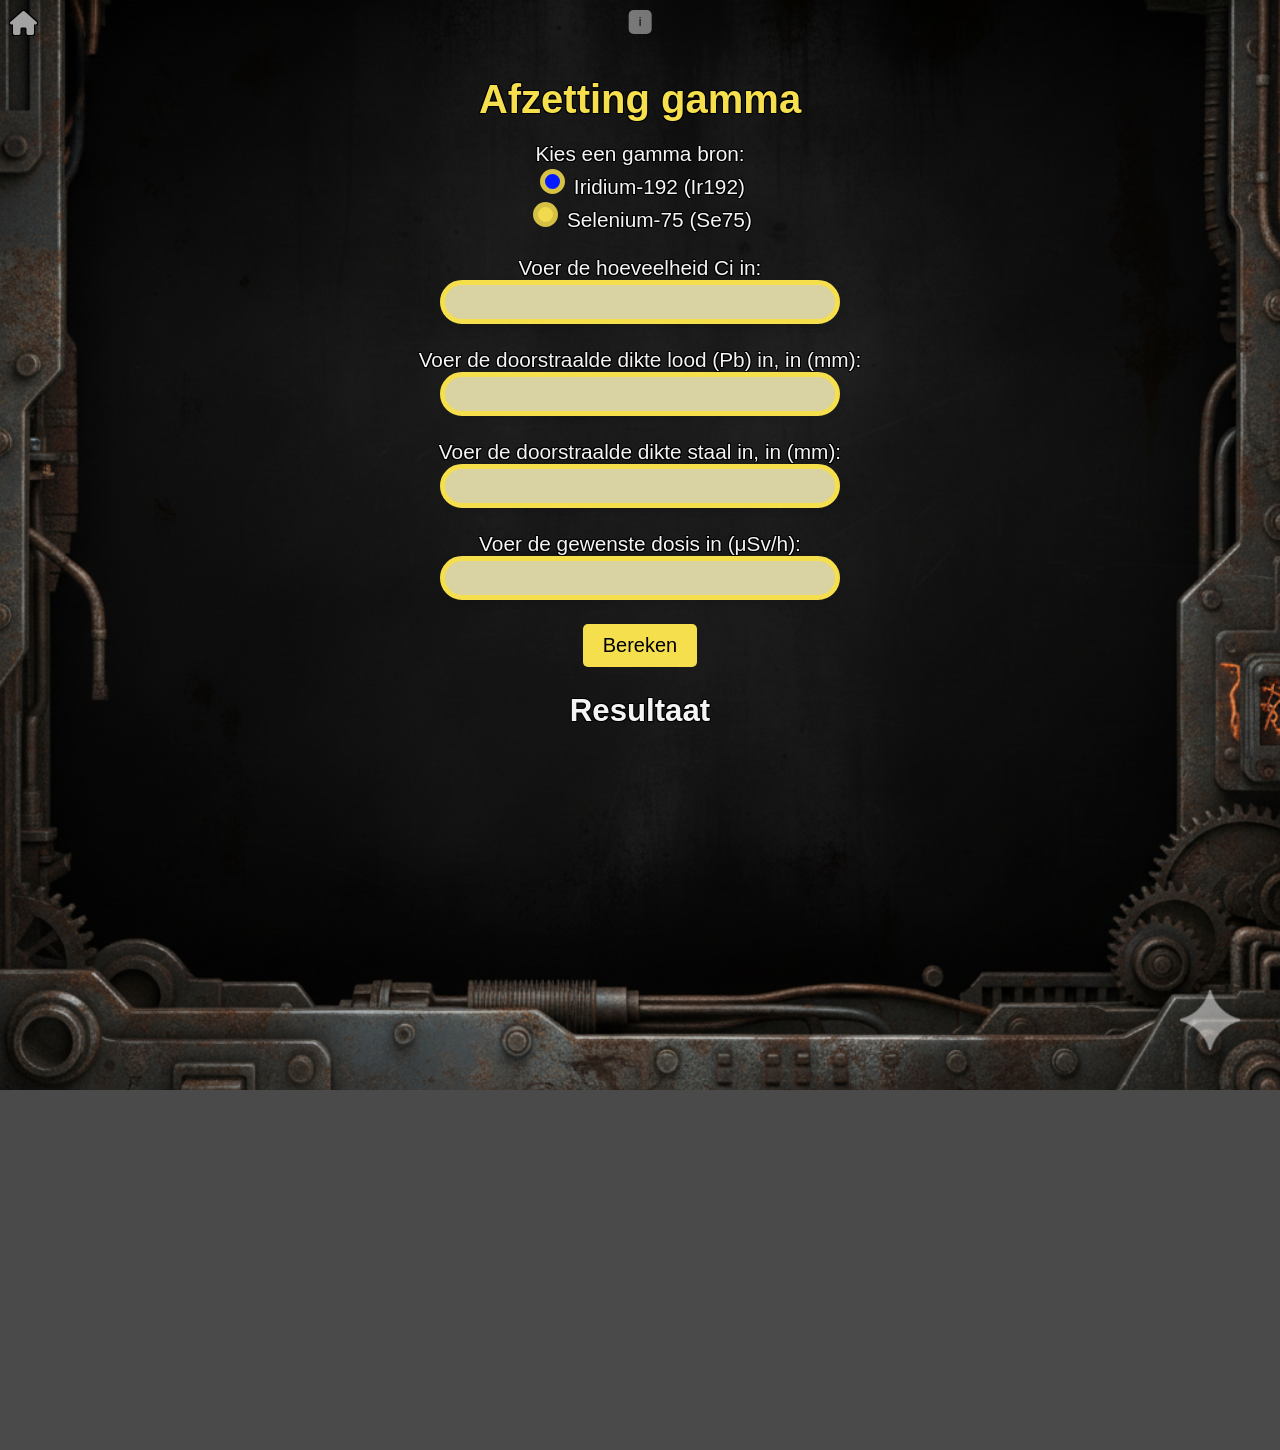
<file: afzettinggamma.html>
<!DOCTYPE html>
<html lang="nl">
<head>
    <link rel="stylesheet" href="styles.css">
    <a href="index.html" class="home-icon"><i class="fas fa-home"></i></a>
    <link rel="stylesheet" href="styles.css">
    <link rel="stylesheet" href="https://cdnjs.cloudflare.com/ajax/libs/font-awesome/6.0.0-beta3/css/all.min.css">
    <meta charset="UTF-8">
    <meta name="viewport" content="width=device-width, initial-scale=1.0">
    <title>Afzetting Berekening</title>
    <style>
        body {
            font-family: 'Roboto Condensed', sans-serif;
            padding: 50px;
            margin: 0;
            min-height: 150vh;
        }

        /* Style for the calculate button */
        button[type="button"] {
            background-color: #F5DF4D; /* Yellow color like the header */
            font-size: 20px; /* Increase font size */
            padding: 10px 20px; /* Increase padding */
            border: none;
            border-radius: 5px;
            cursor: pointer;
        }

        button[type="button"]:hover {
            background-color: #e0c944; /* Slightly darker yellow on hover */
        }
    </style>
    <script>
        function berekenAfzettingIr192(Ci, wanddikte_pb, wanddikte_fe, gewenste_dosis) {
            const afzetting = Math.sqrt((Ci * 37000 * 0.13 * Math.pow(0.5, (wanddikte_pb / 3)) * Math.pow(0.5, (wanddikte_fe / 13))) / gewenste_dosis);
            const afstand_collimator = Math.sqrt((Ci * 37000 * 0.13 * 0.012) / gewenste_dosis);
            return { afzetting, afstand_collimator };
        }

        function berekenAfzettingSe75(Ci, wanddikte_pb, wanddikte_fe, gewenste_dosis) {
            const afzetting = Math.sqrt((Ci * 37000 * 0.054 * Math.pow(0.5, (wanddikte_pb / 2)) * Math.pow(0.5, (wanddikte_fe / 5))) / gewenste_dosis);
            const afstand_collimator = Math.sqrt((Ci * 37000 * 0.054 * 0.05) / gewenste_dosis);
            return { afzetting, afstand_collimator };
        }

        function bereken() {
            const keuze = document.querySelector('input[name="bron"]:checked').value;
            const Ci = parseFloat(document.getElementById("Ci").value);
            const wanddikte_pb = parseFloat(document.getElementById("wanddikte_pb").value);
            const wanddikte_fe = parseFloat(document.getElementById("wanddikte_fe").value);
            const gewenste_dosis = parseFloat(document.getElementById("gewenste_dosis").value);

            let resultaat;
            if (keuze === "Ir192") {
                resultaat = berekenAfzettingIr192(Ci, wanddikte_pb, wanddikte_fe, gewenste_dosis);
            } else if (keuze === "Se75") {
                resultaat = berekenAfzettingSe75(Ci, wanddikte_pb, wanddikte_fe, gewenste_dosis);
            }

            document.getElementById("resultaat").innerHTML =
                "De benodigde afzetting is: " + resultaat.afzetting.toFixed(2) + " meter<br>" +
                "De afstand achter de collimator is: " + resultaat.afstand_collimator.toFixed(2) + " meter";

            // Scroll to the result after calculation
            document.getElementById("resultaat").scrollIntoView({ behavior: 'smooth' });
        }
    </script>
</head>
<body>
    <h1 style="color: #F5DF4D; text-align: center;">Afzetting gamma</h1>

    <!-- De knop om het pop-up venster te openen -->
    <button class="info-btn" onclick="openModal('myModal')">i</button>

    <!-- Het pop-up venster -->
    <div id="myModal" class="modal">
        <div class="modal-content">
            <span class="close" onclick="closeModal('myModal')">&times;</span>
            <p>De grootte van de afzetting wordt bepaald in de bundel en achter de collimator.
               Er wordt gebruikt gemaakt van de de collimatoren zoals in het veiligheidsboekje: Se75 1/20, Ir192 1/85.
               Als de bundel door staal of lood heen moet kan de afzetting kleiner, door de juiste waardes in te voeren in die velden kun je zien hoe groot je afzetting moet zijn.
            </p>
        </div>
    </div>

    <script src="script.js"></script> <!-- Link naar externe JavaScript -->

    <form>
        <label>Kies een gamma bron:</label><br>
        <input type="radio" id="Ir192" name="bron" value="Ir192" checked>
        <label for="Ir192">Iridium-192 (Ir192)</label><br>
        <input type="radio" id="Se75" name="bron" value="Se75">
        <label for="Se75">Selenium-75 (Se75)</label><br><br>

        <label for="Ci">Voer de hoeveelheid Ci in:</label><br>
        <input type="number" id="Ci" step="any"><br><br>

        <label for="wanddikte_pb">Voer de doorstraalde dikte lood (Pb) in, in (mm):</label><br>
        <input type="number" id="wanddikte_pb" step="any"><br><br>

        <label for="wanddikte_fe">Voer de doorstraalde dikte staal in, in (mm):</label><br>
        <input type="number" id="wanddikte_fe" step="any"><br><br>

        <label for="gewenste_dosis">Voer de gewenste dosis in (μSv/h):</label><br>
        <input type="number" id="gewenste_dosis" step="any"><br><br>

        <button type="button" onclick="bereken()">Bereken</button>
    </form>

    <h2>Resultaat</h2>
    <h2 id="resultaat" style="color: #F5DF4D;"></h2>
<div style="height: 200px;"></div>
</body>
</html>
</file>
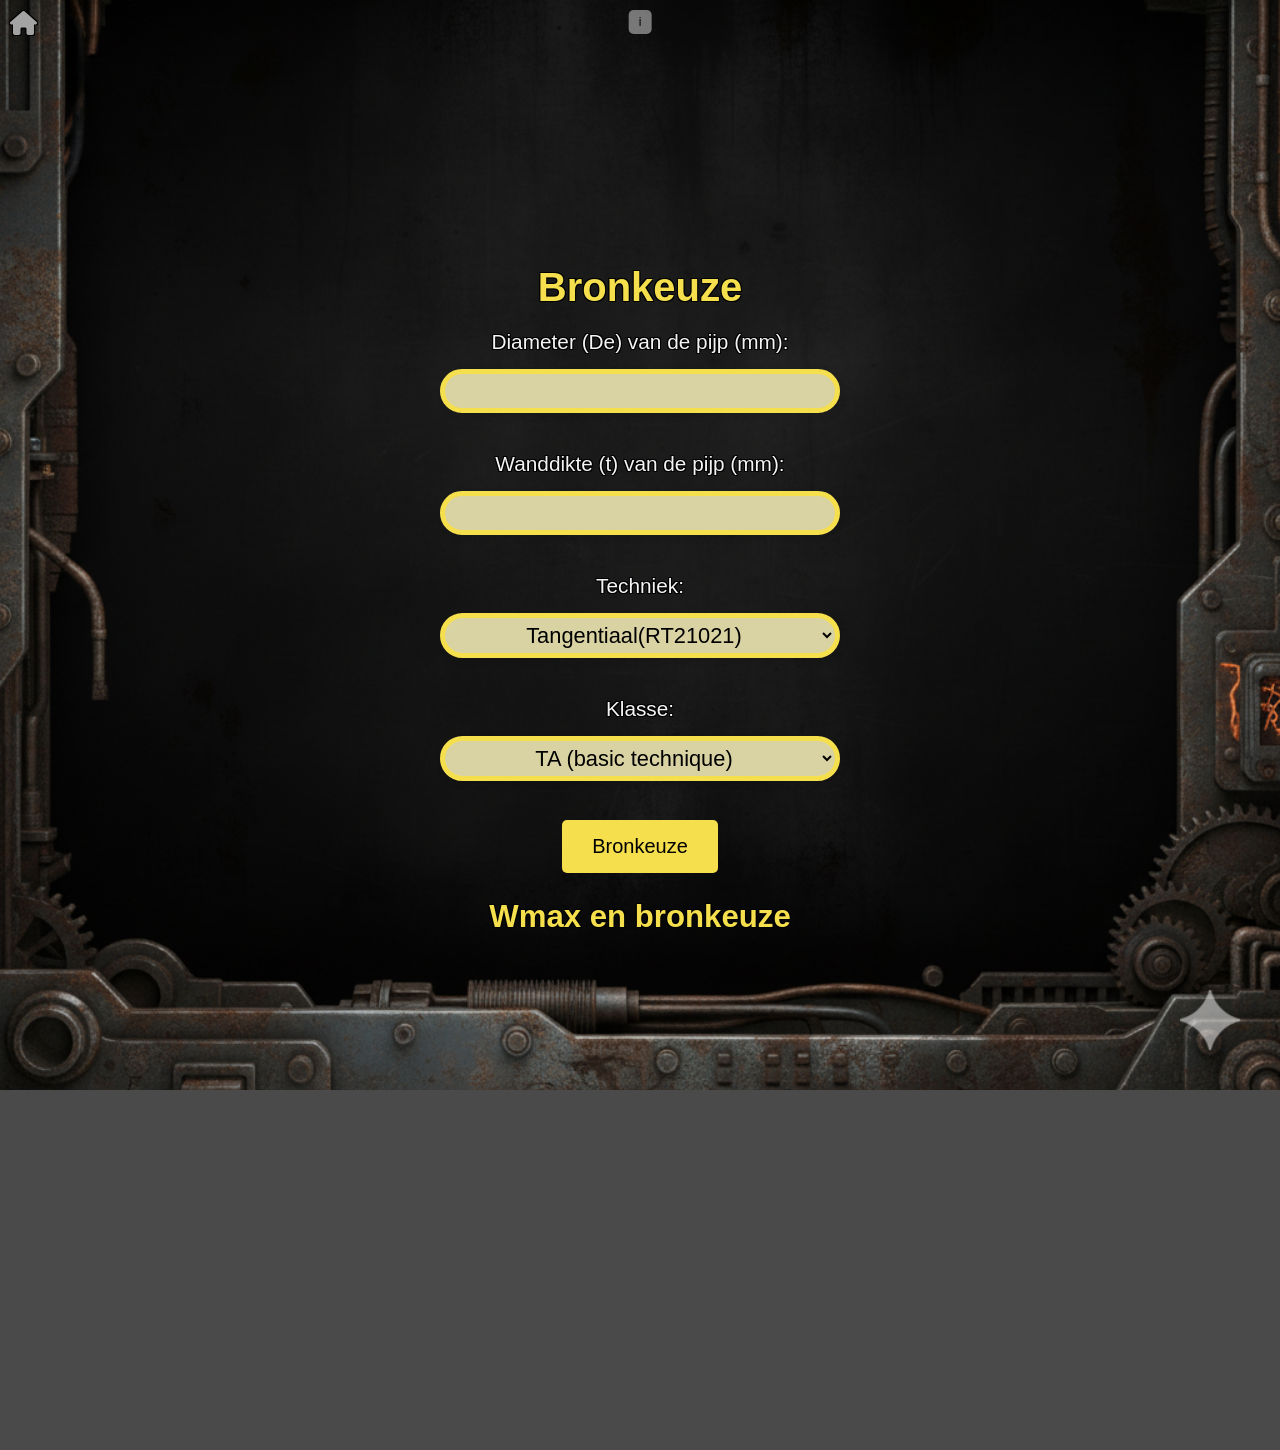
<file: bronkeuze2.html>
<!DOCTYPE html>
<html lang="nl">
<head>
    <a href="index.html" class="home-icon"><i class="fas fa-home"></i></a>
    <link rel="stylesheet" href="styles.css">
    <link rel="stylesheet" href="https://cdnjs.cloudflare.com/ajax/libs/font-awesome/6.0.0-beta3/css/all.min.css">
    <meta charset="UTF-8">
    <meta name="viewport" content="width=device-width, initial-scale=1.0">
    <title>Bronkeuze</title>
    <style>
        body {
            font-family: 'Roboto Condensed', sans-serif;
            padding: 50px;
            margin: 0;
            display: flex;
            justify-content: center;
            align-items: center;
            flex-direction: column;
            min-height: 150vh;
        }

        button.calculate-btn {
            background-color: #F5DF4D;
            color: black;
            padding: 15px 30px;
            font-size: 20px;
            border: none;
            border-radius: 5px;
            cursor: pointer;
        }

        button.calculate-btn:hover {
            background-color: #e6c944;
        }

        label, select, input {
            display: block;
            width: 100%;
            align-items: center;
            margin-bottom: 15px;
        }

        /* styling voor bron-tekst */
        .bron {
            color: #F5DF4D; /* standaard geel */
            font-weight: 600;
        }
        .bron.over {
            color: orange; /* oranje als grens overschreden */
        }

        /* waarschuwingstekst */
        #waarschuwing {
            font-size: 18px;
            font-weight: bold;
            color: orange;
            margin-top: 12px;
            display: none; /* standaard verborgen */
        }
    </style>
</head>
<body>
    <h1 style="color: #F5DF4D; text-align: center;">Bronkeuze</h1>

    <button class="info-btn" onclick="openModal('myModal')">i</button>

    <div id="myModal" class="modal">
        <div class="modal-content">
            <span class="close" onclick="closeModal('myModal')">&times;</span>
            <p>Door Wmax te berekenen wordt de juiste bronkeuze voorgesteld volgens RT21021 of RT21022.</p>
        </div>
    </div>

    <script src="script.js"></script> 

    <label for="diameter">Diameter (De) van de pijp (mm):</label>
    <input type="number" id="diameter" min="0" step="any" required><br>

    <label for="wanddikte">Wanddikte (t) van de pijp (mm):</label>
    <input type="number" id="wanddikte" min="0" step="any" required><br>

    <label for="techniek">Techniek:</label>
    <select id="techniek">
        <option value="tangentiaal">Tangentiaal(RT21021)</option>
        <option value="dubbel_wand">Dubbel wand(RT21022)</option>
    </select><br>

    <label for="klasse">Klasse:</label>
    <select id="klasse">
        <option value="ta">TA (basic technique)</option>
        <option value="tb">TB (improved technique)</option>
    </select><br>

    <button type="button" class ="calculate-btn" onclick="berekenBron()">Bronkeuze</button>

    <h2 style="color: #F5DF4D;">Wmax en bronkeuze</h2>
    <h2 id="wmax" style="color: #F5DF4D;"></h2>
    <div id="resultaat" style="color: #F5DF4D; font-weight:600;"></div>
    <div id="waarschuwing"></div>

    <script>
        // waarschuwing-grenswaarden (precies zoals opgegeven)
        const warningThresholds = {
            "Se-75": 41,
            "Ir-192": 64,
            "Co-60": 100
        };

        function berekenWmax(De, t) {
            return 2 * Math.sqrt(t * (De - t));
        }

        // maakt voor een bron een span; voegt class 'over' toe als wmax > threshold
        function formatBronSpan(bron, wmax) {
            const over = (warningThresholds[bron] !== undefined) && (wmax > warningThresholds[bron]);
            const cls = over ? 'bron over' : 'bron';
            return `<span class="${cls}">${bron}</span>`;
        }

        function berekenBron() {
            const De = parseFloat(document.getElementById('diameter').value);
            const t = parseFloat(document.getElementById('wanddikte').value);
            const techniek = document.getElementById('techniek').value;
            const klasse = document.getElementById('klasse').value;

            const waarschuwingDiv = document.getElementById("waarschuwing");
            const resultaatEl = document.getElementById("resultaat");

            if (isNaN(De) || isNaN(t) || De <= 0 || t <= 0 || t >= De) {
                resultaatEl.textContent = 'Voer geldige waarden in voor diameter en wanddikte.';
                waarschuwingDiv.style.display = "none";
                document.getElementById('wmax').textContent = '';
                return;
            }

            const wmax = berekenWmax(De, t);
            let bronnen = [];

            // selectie regels zoals eerder (ongewijzigd)
            if (techniek === 'tangentiaal') {
                if (klasse === 'ta') {
                    if (wmax < 55.1) bronnen.push("Se-75");
                    else if (wmax < 80.1) bronnen.push("Ir-192");
                    else if (wmax < 120.1) bronnen.push("Co-60");
                } else if (klasse === 'tb') {
                    if (wmax < 40.1) bronnen.push("Se-75");
                    else if (wmax < 60.1) bronnen.push("Ir-192");
                    else if (wmax < 85.1) bronnen.push("Co-60");
                }
            } else if (techniek === 'dubbel_wand') {
                if (klasse === 'ta') {
                    if (wmax > 4.9 && wmax < 55.1) bronnen.push("Se-75");
                    if (wmax > 9.9 && wmax < 100.1) bronnen.push("Ir-192");
                    if (wmax > 39.1 && wmax < 200.1) bronnen.push("Co-60");
                } else if (klasse === 'tb') {
                    if (wmax > 9.9 && wmax < 40.1) bronnen.push("Se-75");
                    if (wmax > 19.9 && wmax < 90.1) bronnen.push("Ir-192");
                    if (wmax > 39.1 && wmax < 200.1) bronnen.push("Co-60");
                }
            }

            // samenstellen resultaat (alleen de bron-teksten worden individueel gekleurd)
            if (bronnen.length > 0) {
                const formatted = bronnen.map(b => formatBronSpan(b, wmax)).join(', ');
                resultaatEl.innerHTML = 'Geschikte bron(nen): ' + formatted;
            } else {
                resultaatEl.textContent = 'Geen geschikte bron.';
            }

            document.getElementById('wmax').textContent = "Wmax = " + wmax.toFixed(1);

            // waarschuwing tonen als minstens één bron over **de opgegeven** grenswaarde gaat
            const anyOver = bronnen.some(b => (warningThresholds[b] !== undefined) && (wmax > warningThresholds[b]));
            if (anyOver) {
                waarschuwingDiv.textContent = "Opletten: Bron kan gebruikt worden maar het zit tegen de grens!";
                waarschuwingDiv.style.display = "block";
            } else {
                waarschuwingDiv.style.display = "none";
            }

            resultaatEl.scrollIntoView({ behavior: 'smooth' });
        }
    </script>
<div style="height: 200px;"></div>
</body>
</html>
</file>
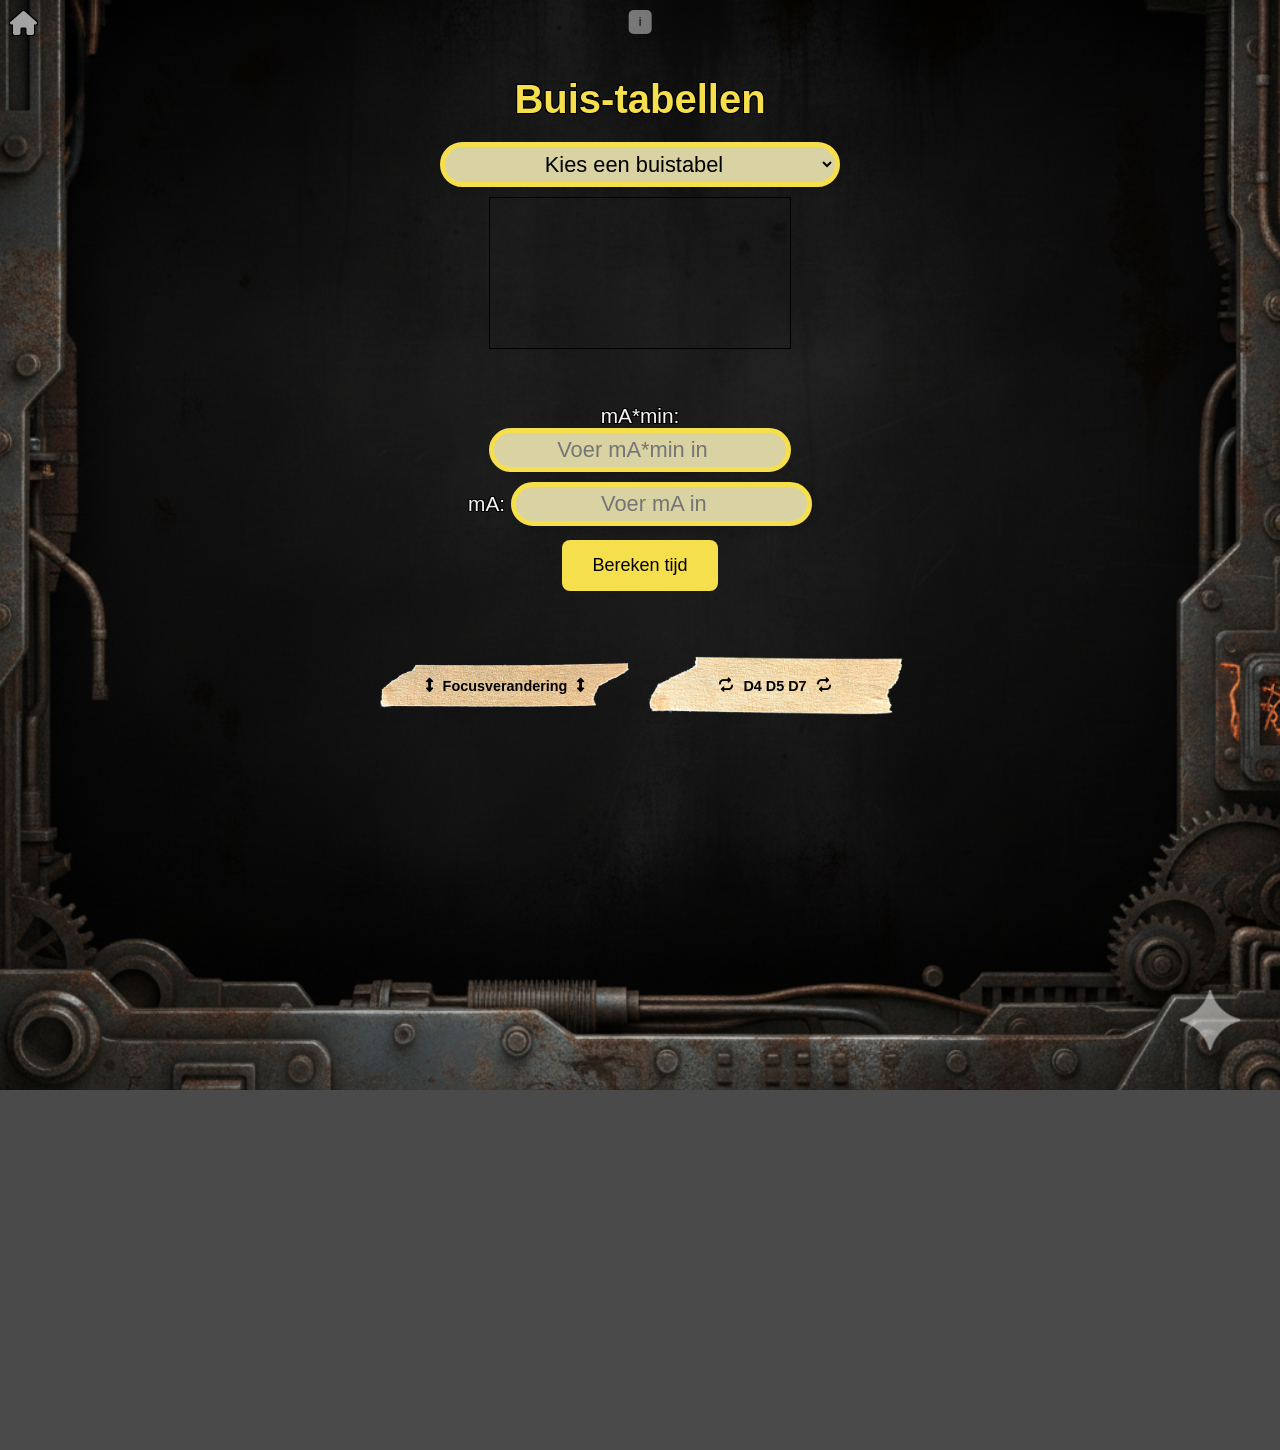
<file: buistabel.html>
<!DOCTYPE html>
<html lang="nl">
<head>
    <a href="index.html" class="home-icon"><i class="fas fa-home"></i></a>
    <link rel="stylesheet" href="styles.css">
    <link rel="stylesheet" href="https://cdnjs.cloudflare.com/ajax/libs/font-awesome/6.0.0-beta3/css/all.min.css">
    <meta charset="UTF-8">
    <meta name="viewport" content="width=device-width, initial-scale=1.0, maximum-scale=3.0, minimum-scale=1.0, user-scalable=yes">
    <title>Buis-tabellen</title>
    <style>
        body {
            font-family: 'Roboto Condensed', sans-serif;
            padding: 50px;
            display: flex;
            flex-direction: column;
            align-items: center;
            min-height: 150vh;
            margin: 0;
        }
        #canvasContainer {
            display: flex;
            flex-direction: column;
            align-items: center;
            width: 100%;
            max-width: 100%;
            overflow: auto;
            margin-bottom: 30px; /* Extra ruimte tussen afbeelding en invoervelden */
        }
        canvas {
            border: 1px solid #000;
            max-width: 100%;
            height: auto;
        }
        select, input, button {
            margin-bottom: 10px;
        }
        #calculationSection {
            margin-top: 20px; /* Optionele extra marge voor de invoervelden */
        }
        .link-list {
            list-style: none;
            padding: 0;
            display: flex;
            flex-wrap: wrap;
            justify-content: center;
        }

        .link-list li {
            margin: 5px;
        }

        .link-list a {
            text-decoration: none;
            color: #000000;
            padding: 10px 30px;
            border-radius: 15px;
            font-size: 0.9rem;
            font-weight: bold;
            transition: transform 0.3s;
            display: inline-flex;
            align-items: center;
            justify-content: center;
            background-size: contain; /* Zorgt ervoor dat de afbeelding niet wordt gecropt */
            background-position: center;
            background-repeat: no-repeat; /* Voorkom dat de afbeelding herhaald wordt */
            width: 200px;
            height: 50px;
            background-color: transparent;
            gap: 10px;

        }

        .link-list a:hover {
            transform: scale(1.05);
            background-color: transparent;
        }




        /* Specifieke achtergrondafbeeldingen voor elke link */
        .link1 {
            background-image: url('tape1.PNG');
        }

        .link2 {
            background-image: url('tape2.PNG');
        }

        .btn {
            background-color: #F5DF4D; /* Gele kleur */
            border: none;
            color: black;
            padding: 15px 30px;
            text-align: center;
            text-decoration: none;
            display: inline-block;
            font-size: 18px;
            margin: 4px 2px;
            cursor: pointer;
            border-radius: 8px;
        }
        
    </style>
</head>
<body>

    <div id="canvasContainer">
        <h1 style="color: #F5DF4D;">Buis-tabellen</h1>
        <select id="imageSelect">
            <option value="none">Kies een buistabel</option>
            <option value="ceramrondstraler.png">Ceram rondstraler</option>
            <option value="balteaurondstraleroud.png">Balteau oude rondstraler</option>
            <option value="smart300.png">yxlon smart 300</option>
            <option value="d4balteau107.png">Buis 107 D4 tabel</option>
            <option value="d7balteau107.png">Buis 107 D7 tabel</option>
            <option value="d4balteau119.png">Buis 119 D4 tabel</option>
            <option value="d7balteau119.png">Buis 119 D7 tabel</option>
            <option value="balteauspotgfd306.png">Balteau oude directional</option>
        </select>
        <div id="canvasWrapper" style="width: 100%; overflow: auto;">
            <canvas id="imageCanvas"></canvas>
        </div>
    </div>

    <!-- Nieuwe sectie voor invoervelden en resultaat -->
    <div id="calculationSection">
        <label for="maMinInput">mA*min:</label>
        <input type="number" id="maMinInput" placeholder="Voer mA*min in">
        <br>
        <label for="maInput">mA:</label>
        <input type="number" id="maInput" placeholder="Voer mA in">
        <br>
        <button class="btn" onclick="calculateTime()">Bereken tijd</button>
        <p id="result" style="color: #F5DF4D;"></p>
    </div>

     <ul class="link-list">
        <li><a href="focusverandering.html" class="link1"><i class="fa-solid fa-up-down"></i>Focusverandering<i class="fa-solid fa-up-down"></i></a></li>
        <li><a href="filmsoortverandering.html" class="link2"><i class="fa-solid fa-repeat"></i>D4 D5 D7<i class="fa-solid fa-repeat"></i></a></li>
    </ul>

    <!-- De knop om het pop-up venster te openen -->
    <button class="info-btn" onclick="openModal('myModal')">i</button>

    <!-- Het pop-up venster -->
    <div id="myModal" class="modal">
        <div class="modal-content">
            <span class="close" onclick="closeModal('myModal')">&times;</span>
            <p>verzameling buistabellen met visuele hulp, als je er eentje hebt die hier niet tussen staat hoor ik het graag.
            </p>
        </div>
    </div>

    <script src="script.js"></script> <!-- Link naar externe JavaScript -->

    <script>
        const canvas = document.getElementById('imageCanvas');
        const ctx = canvas.getContext('2d');
        const imageSelect = document.getElementById('imageSelect');

        let currentImage = new Image();
        let isDragging = false;
        let scale = 1;

        function drawLines(x, y) {
            ctx.clearRect(0, 0, canvas.width, canvas.height);
            ctx.drawImage(currentImage, 0, 0);

            ctx.beginPath();
            ctx.arc(x, y, 5, 0, Math.PI * 2);
            ctx.fillStyle = 'red';
            ctx.fill();

            ctx.beginPath();
            ctx.moveTo(x, y);
            ctx.lineTo(x, canvas.height);
            ctx.moveTo(x, y);
            ctx.lineTo(0, y);
            ctx.strokeStyle = 'red';
            ctx.stroke();
        }

        imageSelect.addEventListener('change', function() {
            const selectedValue = imageSelect.value;
            if (selectedValue !== "none") {
                currentImage.src = selectedValue;
                currentImage.onload = function() {
                    canvas.width = currentImage.width;
                    canvas.height = currentImage.height;
                    ctx.drawImage(currentImage, 0, 0);
                }
            }
        });

        function getScaledCoordinates(clientX, clientY) {
            const rect = canvas.getBoundingClientRect();
            const x = (clientX - rect.left) * (canvas.width / rect.width);
            const y = (clientY - rect.top) * (canvas.height / rect.height);
            return { x, y };
        }

        canvas.addEventListener('mousedown', function(event) {
            const { x, y } = getScaledCoordinates(event.clientX, event.clientY);
            isDragging = true;
            drawLines(x, y);
        });

        canvas.addEventListener('mousemove', function(event) {
            if (isDragging) {
                const { x, y } = getScaledCoordinates(event.clientX, event.clientY);
                drawLines(x, y);
            }
        });

        canvas.addEventListener('mouseup', function() {
            isDragging = false;
        });

        canvas.addEventListener('touchstart', function(event) {
            const { x, y } = getScaledCoordinates(event.touches[0].clientX, event.touches[0].clientY);
            isDragging = true;
            drawLines(x, y);
        });

        canvas.addEventListener('touchmove', function(event) {
            if (isDragging) {
                const { x, y } = getScaledCoordinates(event.touches[0].clientX, event.touches[0].clientY);
                drawLines(x, y);
            }
        });

        canvas.addEventListener('touchend', function() {
            isDragging = false;
        });

        // Functie om de tijd te berekenen en weer te geven
        function calculateTime() {
            const maMin = parseFloat(document.getElementById('maMinInput').value);
            const ma = parseFloat(document.getElementById('maInput').value);

            if (!isNaN(maMin) && !isNaN(ma) && ma > 0) {
                const totalMinutes = maMin / ma;
                const minutes = Math.floor(totalMinutes);
                const seconds = Math.round((totalMinutes - minutes) * 60);

                document.getElementById('result').textContent = `Bij gebruik van ${ma} mA is de tijd: ${minutes} minuten en ${seconds} seconden.`;
            } else {
                document.getElementById('result').textContent = "Vul geldige waarden in voor mA*min en mA.";
            }
        }
    </script>
<div style="height: 200px;"></div>
</body>
</html>
</file>
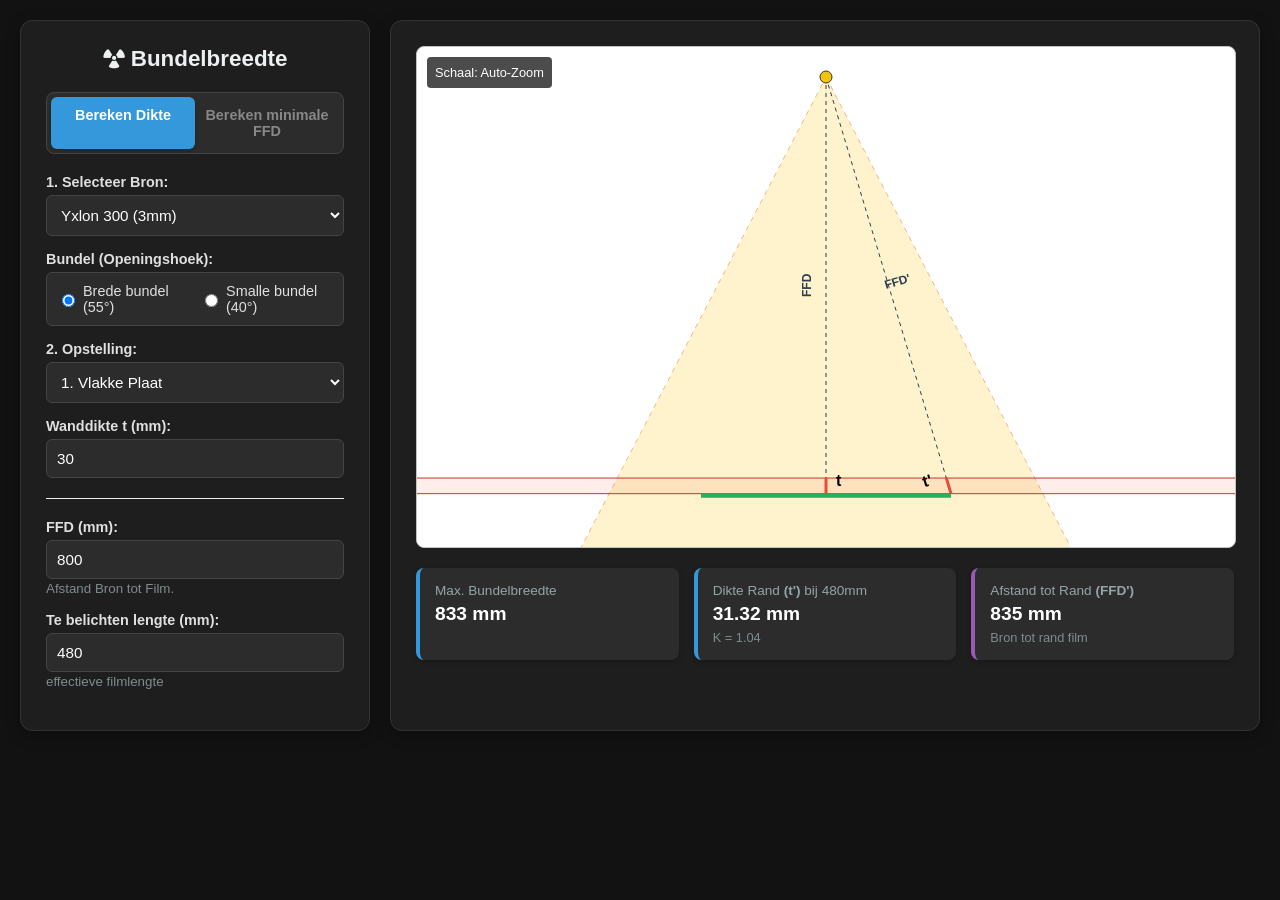
<file: bundelbreedte.html>
<!DOCTYPE html>
<html lang="nl">
<head>
    <meta charset="UTF-8">
    <meta name="viewport" content="width=device-width, initial-scale=1.0">
    <title>Bundelbreedte & Dikte Calculator</title>
    <link rel="stylesheet" href="https://cdnjs.cloudflare.com/ajax/libs/font-awesome/6.0.0-beta3/css/all.min.css">
    <style>
        :root {
            /* Dark Mode Variables */
            --bg-color: #121212;
            --panel-bg: #1e1e1e;
            --primary: #ecf0f1; /* Lichte tekst voor headers */
            --accent: #3498db;
            --accent-green: #27ae60;
            --accent-orange: #d35400;
            --text-color: #bdc3c7;
            --border-color: #444;
            --input-bg: #2c2c2c;
            --input-text: #ffffff;
        }

        body {
            font-family: 'Segoe UI', Tahoma, Geneva, Verdana, sans-serif;
            background-color: var(--bg-color);
            color: var(--text-color);
            margin: 0;
            padding: 20px;
        }

        .main-container {
            display: grid;
            grid-template-columns: 350px 1fr;
            gap: 20px;
            max-width: 1400px;
            margin: 0 auto;
        }

        @media (max-width: 900px) {
            .main-container {
                grid-template-columns: 1fr;
            }
        }

        .panel {
            background: var(--panel-bg);
            padding: 25px;
            border-radius: 12px;
            box-shadow: 0 4px 15px rgba(0,0,0,0.3);
            border: 1px solid #333;
        }

        h1 {
            color: var(--primary);
            text-align: center;
            margin: 0 0 20px 0;
            font-size: 1.4rem;
        }

        h2 {
            font-size: 1.1rem;
            color: var(--primary);
            border-bottom: 2px solid #333;
            padding-bottom: 10px;
            margin-top: 0;
        }

        /* Form Elements */
        .form-group { margin-bottom: 15px; }
        
        label {
            display: block;
            margin-bottom: 5px;
            font-weight: 600;
            font-size: 0.9rem;
            color: #e0e0e0;
        }

        select, input[type="number"] {
            width: 100%;
            padding: 10px;
            border: 1px solid var(--border-color);
            border-radius: 6px;
            font-size: 0.95rem;
            box-sizing: border-box;
            background: var(--input-bg);
            color: var(--input-text);
        }
        
        select:focus, input:focus {
            outline: none;
            border-color: var(--accent);
        }

        .radio-group {
            display: flex;
            gap: 15px;
            background: var(--input-bg);
            padding: 10px;
            border-radius: 6px;
            border: 1px solid var(--border-color);
        }
        
        .radio-option {
            display: flex;
            align-items: center;
            gap: 5px;
            font-size: 0.9rem;
            cursor: pointer;
            color: var(--text-color);
        }

        /* Mode Switcher */
        .mode-switch {
            display: flex;
            background: #2c2c2c;
            border-radius: 8px;
            padding: 4px;
            margin-bottom: 20px;
            border: 1px solid #444;
        }

        .mode-btn {
            flex: 1;
            padding: 10px;
            text-align: center;
            cursor: pointer;
            border-radius: 6px;
            font-weight: 600;
            font-size: 0.9rem;
            transition: all 0.2s;
            color: #888;
        }

        .mode-btn.active {
            background: var(--accent);
            color: white;
            box-shadow: 0 2px 4px rgba(0,0,0,0.2);
        }

        /* Canvas & Results */
        .canvas-wrapper {
            position: relative;
            width: 100%;
            height: 500px;
            background: #ffffff; /* Blijft wit voor de tekening */
            border-radius: 8px;
            overflow: hidden;
            border: 1px solid #bdc3c7; 
        }

        canvas { display: block; width: 100%; height: 100%; }

        .overlay-info {
            position: absolute;
            top: 10px;
            left: 10px;
            background: rgba(0,0,0,0.7);
            color: white;
            padding: 8px;
            border-radius: 4px;
            font-size: 0.8rem;
            pointer-events: none;
        }

        .result-grid {
            display: grid;
            grid-template-columns: repeat(auto-fit, minmax(150px, 1fr));
            gap: 15px;
            margin-top: 20px;
        }

        .result-card {
            background: #2c2c2c;
            padding: 15px;
            border-radius: 8px;
            border-left: 4px solid var(--accent);
            box-shadow: 0 2px 5px rgba(0,0,0,0.2);
        }

        .result-card.highlight { border-left-color: var(--accent-orange); background: #3d291a; }
        .result-card.success { border-left-color: var(--accent-green); background: #1e3325; }

        .result-label { font-size: 0.85rem; color: #95a5a6; margin-bottom: 5px; }
        .result-value { font-size: 1.2rem; font-weight: 700; color: #fff; }
        .result-sub { font-size: 0.8rem; color: #7f8c8d; margin-top: 5px; }

        .hidden { display: none; }
        .error-text { color: #e74c3c; font-size: 0.9rem; margin-top: 5px; font-weight: bold; }

        hr { border-color: #444; }
    </style>
</head>
<body>

<div class="main-container">
    <!-- LINKER KOLOM: INVOER -->
    <div class="panel">
        <h1><i class="fas fa-radiation"></i> Bundelbreedte</h1>

        <!-- Modus Selectie -->
        <div class="mode-switch">
            <div class="mode-btn active" onclick="setMode('calc')" id="btn-calc">Bereken Dikte</div>
            <div class="mode-btn" onclick="setMode('opt')" id="btn-opt">Bereken minimale FFD</div>
        </div>

        <!-- Stap 1: Bron & Bundel -->
        <div class="form-group">
            <label>1. Selecteer Bron:</label>
            <select id="tubeSelect" onchange="updateTubeOptions(); calculate();">
                <!-- Data wordt via JS gevuld -->
            </select>
        </div>

        <div class="form-group">
            <label id="lblBeamType">Bundel (Openingshoek):</label>
            <div class="radio-group" id="axisContainer">
                <!-- Radio buttons via JS -->
            </div>
        </div>

        <!-- Stap 2: Scenario -->
        <div class="form-group">
            <label>2. Opstelling:</label>
            <select id="scenarioSelect" onchange="updateScenarioUI(); calculate();">
                <option value="flat">1. Vlakke Plaat</option>
                <option value="curve_out">2. Bron Buiten / Film Binnen</option>
                <option value="curve_in">3. Bron Binnen / Film Buiten</option>
            </select>
        </div>

        <!-- Stap 3: Object Gegevens -->
        <div class="form-group">
            <label for="wallThickness">Wanddikte t (mm):</label>
            <input type="number" id="wallThickness" value="30" min="1" step="0.5" oninput="calculate()">
        </div>

        <div class="form-group hidden" id="diameterGroup">
            <label for="diameter">Buitendiameter (mm):</label>
            <input type="number" id="diameter" value="1000" min="10" step="1" oninput="calculate()">
        </div>

        <hr style="border: 0; border-top: 1px solid #eee; margin: 20px 0;">

        <!-- Stap 4: Variabelen (afh van modus) -->
        
        <!-- Modus: Berekenen -->
        <div id="calcInputs">
            <div class="form-group">
                <label for="ffd">FFD (mm):</label>
                <input type="number" id="ffd" value="800" min="50" oninput="calculate()">
                <small style="color:#7f8c8d">Afstand Bron tot Film.</small>
            </div>
            <div class="form-group">
                <label for="userLength">Te belichten lengte (mm):</label>
                <input type="number" id="userLength" value="480" min="1" oninput="calculate()">
                <small style="color:#7f8c8d">effectieve filmlengte</small>
            </div>
        </div>

        <!-- Modus: Optimaliseren -->
        <div id="optInputs" class="hidden">
            <div class="result-card highlight" style="margin-bottom: 15px;">
                <div class="result-label">Doel</div>
                <div class="result-sub">Vind minimale FFD met t' < <b>Max</b>.</div>
            </div>

            <div class="form-group">
                <label for="optUserLength">Gewenste filmlengte (mm):</label>
                <input type="number" id="optUserLength" value="480" min="1" oninput="calculate()">
            </div>

            <div class="form-group">
                <label for="maxThickness">Max. doorstraalde dikte (mm):</label>
                <input type="number" id="maxThickness" value="12" step="0.1" oninput="calculate()">
                <small style="color:#7f8c8d">Bijv. 120% van wanddikte (K=1.2)</small>
            </div>
        </div>

        <div id="errorMessage" class="error-text"></div>
    </div>

    <!-- RECHTER KOLOM: RESULTATEN & VISUALISATIE -->
    <div class="panel">
        <div class="canvas-wrapper">
            <canvas id="simCanvas"></canvas>
            <div class="overlay-info" id="canvasOverlay">
                Schaal: Auto-Zoom
            </div>
        </div>

        <div class="result-grid">
            <div class="result-card">
                <div class="result-label">Max. Bundelbreedte</div>
                <div class="result-value" id="resBeamWidth">-</div>
            </div>
            <!-- Dikte Center is hier verwijderd -->
            <div class="result-card" id="cardTargetThick">
                <div class="result-label">Dikte Rand <b>(t')</b></div>
                <div class="result-value" id="resThickUser">-</div>
                <div class="result-sub" id="resKFactor">K = -</div>
            </div>
            <div class="result-card" style="border-left-color: #9b59b6;">
                <div class="result-label">Afstand tot Rand <b>(FFD')</b></div>
                <div class="result-value" id="resDistEdge">-</div>
                <div class="result-sub">Bron tot rand film</div>
            </div>
            <div class="result-card success hidden" id="resOptFFDCard">
                <div class="result-label">Minimale FFD</div>
                <div class="result-value" id="resOptFFD">-</div>
                <div class="result-sub">Let op: geen marge!</div>
            </div>
        </div>
    </div>
</div>

<script>
    // --- 1. CONFIGURATIE & DATA ---
    const tubeDB = {
        yxlon300: { 
            name: "Yxlon 300 (3mm)", 
            axes: { small: 40, large: 55 } 
        },
        smartEvo300: { 
            name: "Smart EVO 300DS", 
            axes: { small: 30, large: 60 } 
        },
        balteauCeram300: { 
            name: "Balteau Ceram 300", 
            axes: { small: 40, large: 50 } 
        },
        Se75: { 
            name: "Selenium 75", 
            axes: { small: 60, large: 90 },
            term: "collimator"
        }
        // Iridium verwijderd
    };

    let appState = {
        mode: 'calc', // 'calc' or 'opt'
        currentTube: 'yxlon300',
        currentAxis: 'large',
        scenario: 'flat'
    };

    // --- 2. INITIALISATIE & UI LOGICA ---
    
    function init() {
        const sel = document.getElementById('tubeSelect');
        sel.innerHTML = '';
        for (const [key, data] of Object.entries(tubeDB)) {
            const opt = document.createElement('option');
            opt.value = key;
            opt.innerText = data.name;
            sel.appendChild(opt);
        }
        
        updateTubeOptions();
        updateScenarioUI();
        calculate();
    }

    function setMode(m) {
        appState.mode = m;
        document.getElementById('btn-calc').className = m === 'calc' ? 'mode-btn active' : 'mode-btn';
        document.getElementById('btn-opt').className = m === 'opt' ? 'mode-btn active' : 'mode-btn';
        
        document.getElementById('calcInputs').className = m === 'calc' ? '' : 'hidden';
        document.getElementById('optInputs').className = m === 'opt' ? '' : 'hidden';
        
        document.getElementById('resOptFFDCard').className = m === 'opt' ? 'result-card success' : 'hidden';
        
        calculate();
    }

    function updateTubeOptions() {
        appState.currentTube = document.getElementById('tubeSelect').value;
        const data = tubeDB[appState.currentTube];
        const container = document.getElementById('axisContainer');
        container.innerHTML = '';
        
        // Bepaal de naam van de "bundel" (bundel of collimator)
        const term = data.term || 'bundel';
        
        // Update het label boven de radio buttons
        const lbl = document.getElementById('lblBeamType');
        lbl.innerText = (term.charAt(0).toUpperCase() + term.slice(1)) + " (Openingshoek):";

        ['large', 'small'].forEach(axis => {
            const angle = data.axes[axis];
            // Gebruik de term in de radio button labels
            const label = axis === 'large' ? `Brede ${term}` : `Smalle ${term}`;
            
            const div = document.createElement('div');
            div.className = 'radio-option';
            div.innerHTML = `
                <input type="radio" name="axis" value="${axis}" id="ax_${axis}" ${appState.currentAxis === axis ? 'checked' : ''} onchange="onAxisChange('${axis}')">
                <label for="ax_${axis}" style="margin:0; font-weight:normal;">${label} (${angle}°)</label>
            `;
            container.appendChild(div);
        });
    }

    function onAxisChange(axis) {
        appState.currentAxis = axis;
        calculate();
    }

    function updateScenarioUI() {
        appState.scenario = document.getElementById('scenarioSelect').value;
        const isCurved = appState.scenario !== 'flat';
        document.getElementById('diameterGroup').className = isCurved ? 'form-group' : 'form-group hidden';
    }

    // --- 3. WISKUNDIGE KERN (RAY TRACING) ---

    function intersectLineCircle(P, D, C, R) {
        const cx = C.x; const cy = C.y;
        const px = P.x; const py = P.y;
        const dx = D.x; const dy = D.y;

        const Lx = px - cx;
        const Ly = py - cy;

        const a = dx*dx + dy*dy; 
        const b = 2 * (Lx*dx + Ly*dy);
        const c = (Lx*Lx + Ly*Ly) - (R*R);

        const det = b*b - 4*a*c;
        if (det < 0) return []; 
        
        const t1 = (-b - Math.sqrt(det)) / (2*a);
        const t2 = (-b + Math.sqrt(det)) / (2*a);
        return [t1, t2].sort((x,y) => x-y); 
    }

    function getRaySegments(scenario, angleRad, ffd, wallT, rOut) {
        const rIn = rOut - wallT;
        const dir = { x: Math.sin(angleRad), y: Math.cos(angleRad) }; 
        const source = { x: 0, y: 0 };
        
        if (scenario === 'flat') {
            if (Math.abs(angleRad) >= Math.PI/2) return null;
            const t_exit = ffd / Math.cos(angleRad);
            const t_enter = (ffd - wallT) / Math.cos(angleRad);
            return { enter: t_enter, exit: t_exit, len: t_exit - t_enter };
        }
        else if (scenario === 'curve_out') {
            const center = { x: 0, y: ffd + rIn };
            const hitsOut = intersectLineCircle(source, dir, center, rOut);
            const hitsIn = intersectLineCircle(source, dir, center, rIn);
            
            if (hitsOut.length < 2) return null;
            let t_enter = hitsOut[0];
            let t_exit = (hitsIn.length >= 2) ? hitsIn[0] : hitsOut[1];
            
            if (t_exit <= t_enter) return null;
            return { enter: t_enter, exit: t_exit, len: t_exit - t_enter };
        }
        else if (scenario === 'curve_in') {
            const center = { x: 0, y: ffd - rOut };
            const hitsOut = intersectLineCircle(source, dir, center, rOut);
            const hitsIn = intersectLineCircle(source, dir, center, rIn);
            
            const t_enter = hitsIn.find(t => t > 0.001);
            const t_exit = hitsOut.find(t => t > 0.001);

            if (t_enter !== undefined && t_exit !== undefined && t_exit > t_enter) {
                return { enter: t_enter, exit: t_exit, len: t_exit - t_enter };
            }
            return null;
        }
        return null;
    }

    function getPathLength(scenario, angleRad, ffd, wallT, rOut) {
        const seg = getRaySegments(scenario, angleRad, ffd, wallT, rOut);
        return seg ? seg.len : 0;
    }

    // --- 4. HOOFDBEREKENING ---

    function calculate() {
        const errorEl = document.getElementById('errorMessage');
        errorEl.innerText = '';

        const wt = parseFloat(document.getElementById('wallThickness').value);
        let diam = parseFloat(document.getElementById('diameter').value);
        let ffd = parseFloat(document.getElementById('ffd').value); 
        
        let targetLen = 0;
        if (appState.mode === 'calc') {
            targetLen = parseFloat(document.getElementById('userLength').value);
        } else {
            targetLen = parseFloat(document.getElementById('optUserLength').value);
        }

        const maxThickAllowed = parseFloat(document.getElementById('maxThickness').value);

        const rOut = diam / 2;
        const rIn = rOut - wt;
        const tubeAngleDeg = tubeDB[appState.currentTube].axes[appState.currentAxis];
        const maxAngleRad = (tubeAngleDeg / 2) * (Math.PI / 180);

        if (appState.scenario !== 'flat' && wt >= rOut) {
            errorEl.innerText = "Fout: Wanddikte groter dan straal.";
            return;
        }
        
        // Alleen checken in optimalisatie modus, anders kun je niet gewoon dikte berekenen
        if (appState.mode === 'opt' && wt > maxThickAllowed) {
            errorEl.innerText = "Fout: Wanddikte zelf is al groter dan Max Dikte.";
            document.getElementById('resOptFFD').innerText = "Onmogelijk";
            document.getElementById('resOptFFD').style.color = "red";
            return; 
        }

        // --- OPTIMALISATIE MODUS LOGICA ---
        if (appState.mode === 'opt') {
            let minStartF = 10;
            if (appState.scenario === 'curve_in') minStartF = 10;
            else minStartF = wt + 5;
            const maxScanF = 5000;
            
            const fitsInBeam = (f) => {
                const reqAngle = calculateAngleForLength(appState.scenario, targetLen, f, rOut);
                return reqAngle <= maxAngleRad;
            };

            let geoLow = minStartF, geoHigh = maxScanF;
            let minFFD_Geo = maxScanF;
            
            if (!fitsInBeam(maxScanF)) {
                document.getElementById('resOptFFD').innerText = "Lengte te groot";
                document.getElementById('resOptFFD').style.color = "red";
                ffd = maxScanF;
            } else {
                while (geoHigh - geoLow > 1) {
                    const mid = (geoLow + geoHigh) / 2;
                    if (fitsInBeam(mid)) {
                        minFFD_Geo = mid;
                        geoHigh = mid;
                    } else {
                        geoLow = mid;
                    }
                }

                let foundValid = false;
                let finalFFD = minFFD_Geo;

                const startAngle = calculateAngleForLength(appState.scenario, targetLen, minFFD_Geo, rOut);
                const startThick = getPathLength(appState.scenario, startAngle, minFFD_Geo, wt, rOut);

                if (startThick <= maxThickAllowed) {
                    foundValid = true;
                    finalFFD = minFFD_Geo;
                } else {
                    let thickLow = minFFD_Geo;
                    let thickHigh = maxScanF;

                    const angle5000 = calculateAngleForLength(appState.scenario, targetLen, thickHigh, rOut);
                    const thick5000 = getPathLength(appState.scenario, angle5000, thickHigh, wt, rOut);
                    
                    if (thick5000 > maxThickAllowed) {
                        foundValid = false; 
                    } else {
                        foundValid = true;
                        while (thickHigh - thickLow > 1) {
                            const mid = (thickLow + thickHigh) / 2;
                            const ang = calculateAngleForLength(appState.scenario, targetLen, mid, rOut);
                            const th = getPathLength(appState.scenario, ang, mid, wt, rOut);
                            
                            if (th <= maxThickAllowed) {
                                finalFFD = mid;
                                thickHigh = mid; 
                            } else {
                                thickLow = mid;
                            }
                        }
                    }
                }

                if (foundValid) {
                    ffd = finalFFD;
                    document.getElementById('resOptFFD').innerText = Math.round(ffd) + " mm";
                    document.getElementById('resOptFFD').style.color = "#2ecc71"; // Bright green for dark mode
                } else {
                    ffd = 5000;
                    document.getElementById('resOptFFD').innerText = "Onmogelijk";
                    document.getElementById('resOptFFD').style.color = "red";
                }
            }
        }

        // --- RESULTATEN BEREKENEN ---
        const userAngle = calculateAngleForLength(appState.scenario, targetLen, ffd, rOut);
        
        let thicknessAtUserLen = getPathLength(appState.scenario, userAngle, ffd, wt, rOut);
        let userInBeam = userAngle <= maxAngleRad;

        const maxBeamWidth = calculateLengthForAngle(appState.scenario, maxAngleRad, ffd, rOut);
        const centerThick = getPathLength(appState.scenario, 0, ffd, wt, rOut);

        // Bepaal FFD' (Afstand tot Rand)
        let distEdge = 0;
        if (appState.scenario === 'flat') {
            distEdge = Math.sqrt(ffd*ffd + (targetLen/2)*(targetLen/2));
        } 
        else if (appState.scenario === 'curve_out') {
            const center = {x:0, y: ffd+rIn};
            const hits = intersectLineCircle({x:0,y:0}, {x:Math.sin(userAngle), y:Math.cos(userAngle)}, center, rIn);
            if(hits.length > 0) distEdge = hits[0];
        }
        else if (appState.scenario === 'curve_in') {
             const center = {x:0, y: ffd-rOut};
             const hits = intersectLineCircle({x:0,y:0}, {x:Math.sin(userAngle), y:Math.cos(userAngle)}, center, rOut);
             if(hits.length > 0) distEdge = hits.find(d => d>0) || 0;
        }

        document.getElementById('resBeamWidth').innerText = typeof maxBeamWidth === 'number' ? Math.round(maxBeamWidth) + " mm" : maxBeamWidth;
        // Center thickness removed from output, but variable still needed for other logic if any
        document.getElementById('resDistEdge').innerText = Math.round(distEdge) + " mm";
        
        const resUserEl = document.getElementById('resThickUser');
        resUserEl.innerText = thicknessAtUserLen.toFixed(2) + " mm";
        
        // Update label met t' en lengte
        const labelEl = document.querySelector('#cardTargetThick .result-label');
        if (labelEl) labelEl.innerHTML = `Dikte Rand <b>(t')</b> bij ${targetLen}mm`;

        if (!userInBeam) {
            resUserEl.style.color = "#e74c3c"; // Red
            resUserEl.innerText += " (Buiten Bundel)";
        } else {
            resUserEl.style.color = "#ffffff"; // White for dark mode
        }

        const k = thicknessAtUserLen / wt;
        document.getElementById('resKFactor').innerText = `K = ${k.toFixed(2)}`;

        drawSimulation(ffd, wt, rOut, targetLen, maxAngleRad, userAngle);
    }

    // --- 5. GEOMETRIE HELPERS ---

    function calculateAngleForLength(scenario, L, ffd, rOut) {
        if (scenario === 'flat') {
            return Math.atan((L/2) / ffd);
        } 
        else if (scenario === 'curve_out') {
            const rIn = rOut - parseFloat(document.getElementById('wallThickness').value);
            const betaHalf = (L/2) / rIn;
            const Px = rIn * Math.sin(betaHalf);
            const Py = (ffd + rIn) - rIn * Math.cos(betaHalf);
            return Math.atan2(Px, Py);
        }
        else if (scenario === 'curve_in') {
            const betaHalf = (L/2) / rOut;
            const Px = rOut * Math.sin(betaHalf);
            const Py = (ffd - rOut) + rOut * Math.cos(betaHalf);
            return Math.atan2(Px, Py);
        }
        return 0;
    }

    function calculateLengthForAngle(scenario, angle, ffd, rOut) {
        if (scenario === 'flat') {
            return 2 * ffd * Math.tan(angle);
        }
        else if (scenario === 'curve_out') {
            const wt = parseFloat(document.getElementById('wallThickness').value);
            const rIn = rOut - wt;
            const center = {x:0, y: ffd+rIn};
            const hits = intersectLineCircle({x:0,y:0}, {x:Math.sin(angle), y:Math.cos(angle)}, center, rIn);
            if (hits.length === 0) return "Beperkt"; 
            const t = hits[0];
            const Px = t * Math.sin(angle);
            const Py = t * Math.cos(angle);
            const Mx = 0; const My = ffd + rIn;
            const dx = Px - Mx; const dy = Py - My;
            const betaRad = Math.atan2(dx, -dy); 
            return 2 * Math.abs(betaRad) * rIn; 
        }
        else if (scenario === 'curve_in') {
            const center = {x:0, y: ffd - rOut};
            const hits = intersectLineCircle({x:0,y:0}, {x:Math.sin(angle), y:Math.cos(angle)}, center, rOut);
            if (hits.length === 0) return 0;
            const t = hits.find(h => h > 0);
            if (!t) return 0;
            const Px = t * Math.sin(angle);
            const Py = t * Math.cos(angle);
            const Mx = 0; const My = ffd - rOut;
            const dx = Px - Mx; const dy = Py - My;
            const beta = Math.atan2(dx, dy); 
            return 2 * Math.abs(beta) * rOut;
        }
        return 0;
    }

    // --- 6. VISUALISATIE (CANVAS) ---
    
    function drawSimulation(ffd, wt, rOut, targetLen, maxAngle, userAngle) {
        const cvs = document.getElementById('simCanvas');
        const ctx = cvs.getContext('2d');
        const w = cvs.width = cvs.clientWidth;
        const h = cvs.height = cvs.clientHeight;

        ctx.clearRect(0,0,w,h);
        
        // --- AUTO ZOOM BEREKENING ---
        let bounds = { minX: 0, maxX: 0, minY: 0, maxY: 0 };
        const rIn = rOut - wt;

        let filmEdgeX = 0, filmEdgeY = 0;
        let filmCenterX = 0, filmCenterY = 0;
        
        if (appState.scenario === 'flat') {
            filmEdgeY = ffd;
            filmEdgeX = (targetLen/2);
            filmCenterY = ffd;
            bounds = { minX: -filmEdgeX, maxX: filmEdgeX, minY: 0, maxY: ffd };
        } 
        else if (appState.scenario === 'curve_out') {
            const t = ffd / Math.cos(0); 
            const center = {x:0, y: ffd+rIn};
            const hits = intersectLineCircle({x:0,y:0}, {x:Math.sin(userAngle), y:Math.cos(userAngle)}, center, rIn);
            if(hits.length > 0) {
                const dist = hits[0];
                filmEdgeX = dist * Math.sin(userAngle);
                filmEdgeY = dist * Math.cos(userAngle);
            }
            // Center punt (loodrecht onder bron)
            const hitsC = intersectLineCircle({x:0,y:0}, {x:0, y:1}, center, rIn);
            if(hitsC.length > 0) filmCenterY = hitsC[0];
            
            bounds = { minX: -filmEdgeX, maxX: filmEdgeX, minY: 0, maxY: Math.max(filmEdgeY, ffd) };
        }
        else if (appState.scenario === 'curve_in') {
             const center = {x:0, y: ffd-rOut};
             const hits = intersectLineCircle({x:0,y:0}, {x:Math.sin(userAngle), y:Math.cos(userAngle)}, center, rOut);
             if(hits.length > 0) {
                 const dist = hits.find(d => d>0);
                 if(dist) {
                    filmEdgeX = dist * Math.sin(userAngle);
                    filmEdgeY = dist * Math.cos(userAngle);
                 }
             }
             const hitsC = intersectLineCircle({x:0,y:0}, {x:0, y:1}, center, rOut);
             if(hitsC.length > 0) filmCenterY = hitsC.find(d => d>0);
             
             bounds = { minX: -filmEdgeX, maxX: filmEdgeX, minY: 0, maxY: Math.max(filmEdgeY, ffd) };
        }

        const paddingX = Math.max((bounds.maxX - bounds.minX) * 0.3, 20);
        const paddingY = Math.max((bounds.maxY - bounds.minY) * 0.1, 20);
        
        const contentW = (bounds.maxX - bounds.minX) + paddingX*2;
        const contentH = (bounds.maxY - bounds.minY) + paddingY*2;
        
        const scaleX = w / contentW;
        const scaleY = h / contentH;
        const scale = Math.min(scaleX, scaleY);
        
        const toPix = (v) => v * scale;
        
        const tx = w/2; 
        const ty = 30; // Beetje marge boven

        ctx.save();
        ctx.translate(tx, ty);

        // 1. Draw Beam 
        const beamLen = contentH / scale * 1.5;
        ctx.beginPath();
        ctx.moveTo(0,0);
        ctx.lineTo(Math.sin(maxAngle)*beamLen, Math.cos(maxAngle)*beamLen);
        ctx.lineTo(Math.sin(-maxAngle)*beamLen, Math.cos(-maxAngle)*beamLen);
        ctx.closePath();
        ctx.fillStyle = 'rgba(255, 193, 7, 0.2)'; // Geel-oranje
        ctx.fill();
        ctx.strokeStyle = 'rgba(211, 84, 0, 0.4)'; // Donkeroranje lijn
        ctx.setLineDash([5,5]);
        ctx.stroke();
        ctx.setLineDash([]);

        // 2. Draw Material & Lines
        if (appState.scenario === 'flat') {
            const filmY = toPix(ffd);
            const matTop = toPix(ffd - wt);
            const drawW = w/scale * 2; 
            ctx.fillStyle = 'rgba(231, 76, 60, 0.1)';
            ctx.fillRect(-drawW/2, matTop, drawW, toPix(wt));
            ctx.strokeStyle = '#c0392b';
            ctx.beginPath(); 
            ctx.moveTo(-drawW/2, matTop); ctx.lineTo(drawW/2, matTop);
            ctx.moveTo(-drawW/2, filmY); ctx.lineTo(drawW/2, filmY);
            ctx.stroke();

            // Target Length Marker
            const halfL = toPix(targetLen/2);
            ctx.strokeStyle = '#27ae60';
            ctx.lineWidth = 4;
            ctx.beginPath();
            ctx.moveTo(-halfL, filmY+2);
            ctx.lineTo(halfL, filmY+2);
            ctx.stroke();
            
            // Stippellijn Bron -> Edge (FFD')
            ctx.strokeStyle = '#2c3e50';
            ctx.lineWidth = 1;
            ctx.setLineDash([4, 4]);
            ctx.beginPath();
            ctx.moveTo(0,0);
            ctx.lineTo(halfL, filmY);
            ctx.stroke();

            // Label FFD' (alleen label)
            ctx.fillStyle = '#2c3e50';
            ctx.font = 'bold 12px sans-serif';
            drawTextRotated(ctx, "FFD'", halfL/2 + 10, filmY/2, Math.atan2(filmY, halfL) - Math.PI/2);
            
            // Stippellijn Bron -> Center (FFD)
            ctx.beginPath();
            ctx.moveTo(0,0);
            ctx.lineTo(0, filmY);
            ctx.stroke();
            // Label FFD
            drawTextRotated(ctx, "FFD", -15, filmY/2, -Math.PI/2);
            
            ctx.setLineDash([]);

        } 
        else if (appState.scenario === 'curve_out' || appState.scenario === 'curve_in') {
            const mY = (appState.scenario === 'curve_out') ? toPix(ffd + rIn) : toPix(ffd - rOut);
            drawPipe(ctx, 0, mY, toPix(rOut), toPix(rIn));

            // Film (Green user part)
            const beta = (targetLen/2) / ((appState.scenario === 'curve_out')?rIn:rOut);
            ctx.strokeStyle = '#27ae60';
            ctx.lineWidth = 4;
            const rad = (appState.scenario === 'curve_out') ? toPix(rIn)-2 : toPix(rOut)+3;
            const startA = (appState.scenario === 'curve_out') ? -Math.PI/2 : Math.PI/2;
            
            ctx.beginPath();
            ctx.arc(0, mY, rad, startA - beta, startA + beta);
            ctx.stroke();
            
            // Stippellijn Bron -> Edge
            const ex = toPix(filmEdgeX);
            const ey = toPix(filmEdgeY);
            ctx.strokeStyle = '#2c3e50';
            ctx.lineWidth = 1;
            ctx.setLineDash([4, 4]);
            ctx.beginPath();
            ctx.moveTo(0,0);
            ctx.lineTo(ex, ey);
            ctx.stroke();
            
            // Label FFD'
            ctx.fillStyle = '#2c3e50';
            ctx.font = 'bold 12px sans-serif';
            drawTextRotated(ctx, "FFD'", ex/2 + 10, ey/2, Math.atan2(ey, ex) - Math.PI/2);
            
            // Stippellijn Bron -> Center
            ctx.beginPath();
            ctx.moveTo(0,0);
            ctx.lineTo(0, toPix(filmCenterY));
            ctx.stroke();
            
            // Label FFD
            drawTextRotated(ctx, "FFD", -15, toPix(filmCenterY)/2, -Math.PI/2);
            
            ctx.setLineDash([]);
        }
        
        // --- 3. Dikte Indicatoren (t en t') ---
        
        // T (Center)
        const segCenter = getRaySegments(appState.scenario, 0, ffd, wt, rOut);
        if(segCenter) {
            const y1 = toPix(segCenter.enter);
            const y2 = toPix(segCenter.exit);
            // Rode lijn
            ctx.strokeStyle = '#e74c3c';
            ctx.lineWidth = 3;
            ctx.beginPath();
            ctx.moveTo(0, y1);
            ctx.lineTo(0, y2);
            ctx.stroke();
            // Label t - Zwart
            ctx.fillStyle = '#000';
            ctx.font = 'bold 16px sans-serif';
            ctx.fillText("t", 10, (y1+y2)/2);
        }
        
        // T' (Edge - UserAngle)
        const segEdge = getRaySegments(appState.scenario, userAngle, ffd, wt, rOut);
        if(segEdge) {
            const r1 = toPix(segEdge.enter);
            const r2 = toPix(segEdge.exit);
            const x1 = r1 * Math.sin(userAngle);
            const y1 = r1 * Math.cos(userAngle);
            const x2 = r2 * Math.sin(userAngle);
            const y2 = r2 * Math.cos(userAngle);
            
            // Rode lijn
            ctx.strokeStyle = '#e74c3c';
            ctx.lineWidth = 3;
            ctx.beginPath();
            ctx.moveTo(x1, y1);
            ctx.lineTo(x2, y2);
            ctx.stroke();
            
             // Label t' - Zwart
            ctx.fillStyle = '#000';
            ctx.font = 'bold 16px sans-serif';
            drawTextRotated(ctx, "t'", (x1+x2)/2 - 20, (y1+y2)/2, -userAngle);
        }


        // 4. Draw Source
        ctx.fillStyle = '#f1c40f';
        ctx.beginPath();
        ctx.arc(0, 0, 6, 0, Math.PI*2);
        ctx.fill();
        ctx.strokeStyle = '#333';
        ctx.lineWidth = 1;
        ctx.stroke();
        
        ctx.restore();
    }

    function drawPipe(ctx, x, y, ro, ri) {
        ctx.beginPath();
        ctx.arc(x, y, ro, 0, Math.PI*2);
        ctx.arc(x, y, ri, 0, Math.PI*2, true);
        ctx.fillStyle = 'rgba(231, 76, 60, 0.1)';
        ctx.fill();
        ctx.strokeStyle = '#c0392b';
        ctx.lineWidth = 1;
        ctx.stroke();
    }
    
    function drawTextRotated(ctx, text, x, y, angle) {
        ctx.save();
        ctx.translate(x, y);
        ctx.rotate(angle);
        ctx.textAlign = "center";
        ctx.fillText(text, 0, 0);
        ctx.restore();
    }

    // Start
    window.onload = init;
    window.onresize = calculate;

</script>
</body>
</html>
</file>
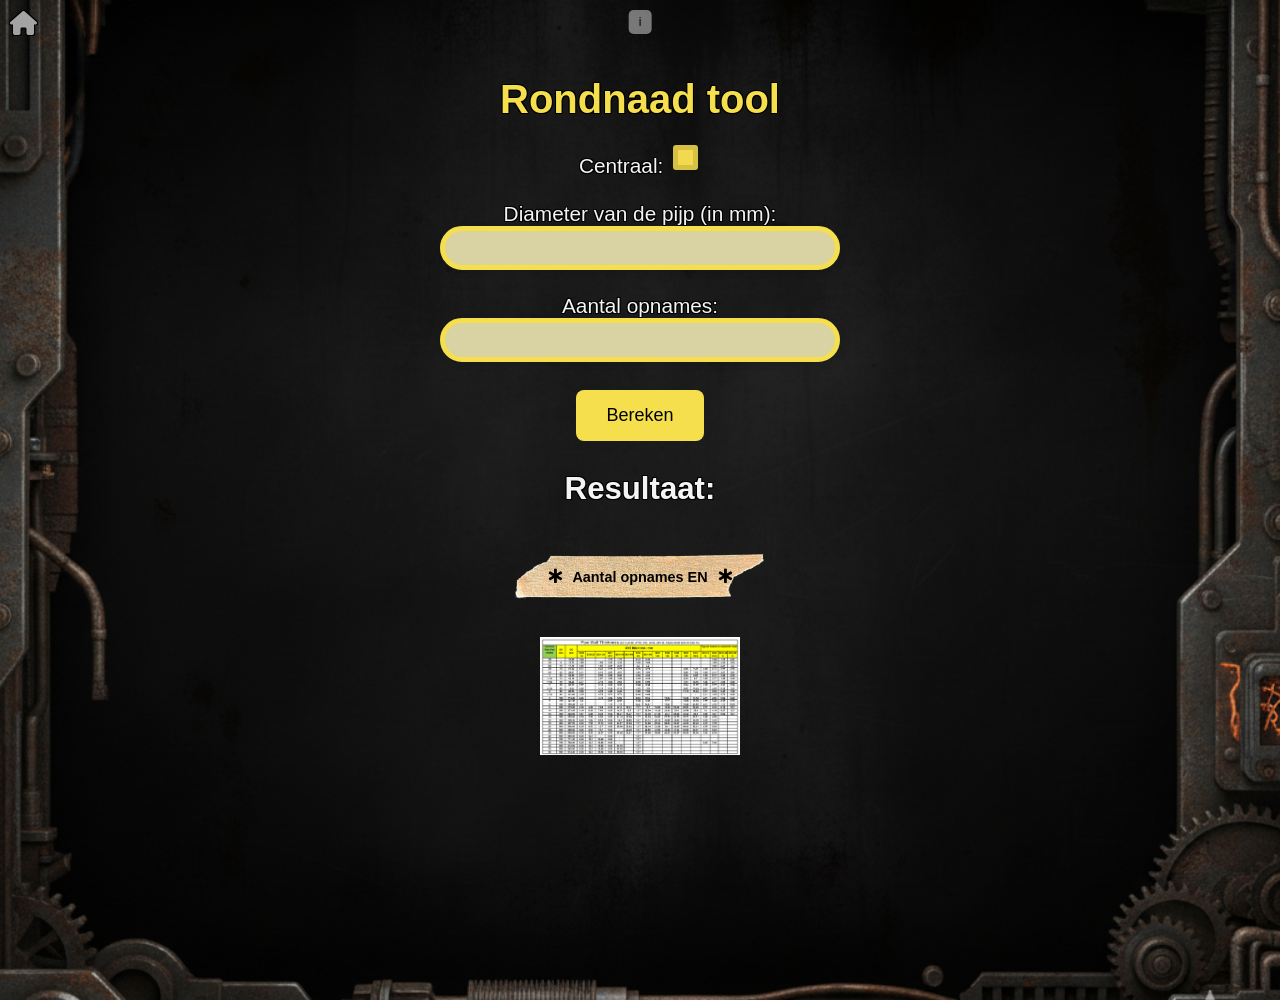
<file: cw2.html>
<!DOCTYPE html>
<html lang="nl">
<head>
    <a href="index.html" class="home-icon"><i class="fas fa-home"></i></a>
    <link rel="stylesheet" href="styles.css">
    <link rel="stylesheet" href="https://cdnjs.cloudflare.com/ajax/libs/font-awesome/6.0.0-beta3/css/all.min.css">
    <meta charset="UTF-8">
    <meta name="viewport" content="width=device-width, initial-scale=1.0">
    <title>Effectieve Filmlengte Berekenen</title>
    <script>
        function berekenFilmlengte() {
            var diameter = parseFloat(document.getElementById("diameter").value);
            var rondnaadCentraal = document.getElementById("rondnaadCentraal").checked;

            if (isNaN(diameter)) {
                alert("Vul een geldige waarde in voor de diameter.");
                return;
            }

            var omtrek = diameter * Math.PI;

            // Als "Rondnaad Centraal" niet is aangevinkt
            if (!rondnaadCentraal) {
                var opnames = parseFloat(document.getElementById("opnames").value);
                if (isNaN(opnames) || opnames === 0) {
                    alert("Vul een geldig aantal opnames in.");
                    return;
                }

                // Bereken de filmlengte per opname
                var antwoord = omtrek / opnames;
                document.getElementById("omtrekResultaat").innerText = "De omtrek is: " + omtrek.toFixed(2) + " mm";
                document.getElementById("antwoordResultaat").innerText = "Nuttige filmlengte: " + antwoord.toFixed(2) + " mm";
                document.getElementById("filmlengteResultaat").innerText = "";

                // Maak de lijst van filmlengtes (Film 1, Film 2, etc.)
                var filmlengtesLijst = "";
                var huidigFilmlengte = 0;
                for (var i = 1; i <= opnames; i++) {
                    filmlengtesLijst += "Film " + i + " = " + huidigFilmlengte.toFixed(2) + " mm<br>";
                    huidigFilmlengte += antwoord;
                }
                document.getElementById("filmlengtesLijst").innerHTML = filmlengtesLijst;
            } else {
                var aantalFilms = Math.ceil(omtrek / 400);
                var effectieveFilmlengte = omtrek / aantalFilms;
                document.getElementById("omtrekResultaat").innerText = "De omtrek is: " + omtrek.toFixed(2) + " mm";
                document.getElementById("antwoordResultaat").innerText = "Aantal films dat nodig is: " + aantalFilms;
                document.getElementById("filmlengteResultaat").innerText = "Effectieve filmlengte per film: " + effectieveFilmlengte.toFixed(2) + " mm";
                document.getElementById("filmlengtesLijst").innerHTML = ""; // Verwijder de filmlijst als rondnaad centraal is aangevinkt
            }

            // Scroll naar het antwoordgedeelte
            window.scrollTo({
                top: document.getElementById("antwoordResultaat").offsetTop,
                behavior: 'smooth'
            });
        }

        function toggleOpnamesInput() {
            var rondnaadCentraal = document.getElementById("rondnaadCentraal").checked;
            document.getElementById("opnames").disabled = rondnaadCentraal;
        }

        function showImageFullSize(img) {
            var modal = document.getElementById("imageModal");
            var modalImg = document.getElementById("modalImg");
            modal.style.display = "block";
            modalImg.src = img.src;
        }

        function closeModal() {
            document.getElementById("imageModal").style.display = "none";
        }
    </script>
    <style>
        body {
            font-family: 'Roboto Condensed', sans-serif;
            padding: 50px;
            margin: 0;
        }

        /* Vergroot de bereken knop en geef het dezelfde gele kleur als de titel */
        .btn {
            background-color: #F5DF4D; /* Gele kleur */
            border: none;
            color: black;
            padding: 15px 30px;
            text-align: center;
            text-decoration: none;
            display: inline-block;
            font-size: 18px;
            margin: 4px 2px;
            cursor: pointer;
            border-radius: 8px;
        }

        /* Standaard afbeelding styling */
        img {
            max-width: 200px;
            cursor: pointer;
        }

        /* Modal voor de afbeelding op volledige grootte */
        .modal {
            display: none;
            position: fixed;
            z-index: 1;
            left: 0;
            top: 0;
            width: 100%;
            height: 100%;
            overflow: auto;
            background-color: rgb(0,0,0);
            background-color: rgba(0,0,0,0.9);
        }

        .modal-content {
            margin: auto;
            display: block;
            width: 80%;
            max-width: 700px;
        }

        .close {
            position: absolute;
            top: 15px;
            right: 35px;
            color: #fff;
            font-size: 40px;
            font-weight: bold;
            transition: 0.3s;
            cursor: pointer;
        }

        .close:hover,
        .close:focus {
            color: #bbb;
            text-decoration: none;
            cursor: pointer;
        }
        
        .link-list {
            list-style: none;
            padding: 0;
            display: flex;
            flex-wrap: wrap;
            justify-content: center;
        }

        .link-list li {
            margin: 5px;
        }

        .link-list a {
            text-decoration: none;
            color: #000000;
            padding: 10px 30px;
            border-radius: 15px;
            font-size: 0.9rem;
            font-weight: bold;
            transition: transform 0.3s;
            display: inline-flex;
            align-items: center;
            justify-content: center;
            background-size: contain; /* Zorgt ervoor dat de afbeelding niet wordt gecropt */
            background-position: center;
            background-repeat: no-repeat; /* Voorkom dat de afbeelding herhaald wordt */
            width: 200px;
            height: 50px;
            background-color: transparent;
            gap: 10px;

        }

        .link-list a:hover {
            transform: scale(1.05);
            background-color: transparent;
        }




        /* Specifieke achtergrondafbeeldingen voor elke link */
        .link1 {
            background-image: url('tape1.PNG');
        }
        
    </style>
</head>
<body>
    <h1 style="color: #F5DF4D; text-align: center;">Rondnaad tool</h1>

    <!-- De knop om het pop-up venster te openen -->
    <button class="info-btn" onclick="openModal('myModal')">i</button>

    <!-- Het pop-up venster -->
    <div id="myModal" class="modal">
        <div class="modal-content">
            <span class="close" onclick="closeModal('myModal')">&times;</span>
            <p>(Diameter * pi) / aantal opnames.
                Als "rondnaad centraal" wordt aangevinkt zal het programma kijken hoeveel films er nodig zijn gebaseerd op films met een lengte van 480mm met een maximale effectieve lengte van 400mm i.v.m. de overlap.
            </p>
        </div>
    </div>

    <script src="script.js"></script> <!-- Link naar externe JavaScript -->

    <form onsubmit="event.preventDefault(); berekenFilmlengte();">
        <label for="rondnaadCentraal">Centraal:</label>
        <input type="checkbox" id="rondnaadCentraal" name="rondnaadCentraal" onclick="toggleOpnamesInput()"><br><br>
        
        <label for="diameter">Diameter van de pijp (in mm):</label><br>
        <input type="number" id="diameter" name="diameter" step="0.01" required><br><br>

        <label for="opnames">Aantal opnames:</label><br>
        <input type="number" id="opnames" name="opnames" required><br><br>

        <input type="submit" class="btn" value="Bereken">
    </form>

    <h2>Resultaat:</h2>
    <p id="omtrekResultaat" style="color: #F5DF4D;"></p>
    <p id="antwoordResultaat" style="color: #F5DF4D;"></p>
    <p id="filmlengteResultaat" style="color: #F5DF4D;"></p>
    <div id="filmlengtesLijst" style="color: #F5DF4D;"></div>

    <ul class="link-list">
        <li><a href="opnamesklasseb.html" class="link1"><i class="fa-solid fa-star-of-life"></i>Aantal opnames EN<i class="fa-solid fa-star-of-life"></i></a></li>
    </ul>    

    <img src="Schedulematen.png" alt="Ter info" onclick="showImageFullSize(this)">

    <!-- Modal voor afbeelding vergroting -->
    <div id="imageModal" class="modal" onclick="closeModal()">
        <span class="close">&times;</span>
        <img class="modal-content" id="modalImg">
    </div>
<div style="height: 200px;"></div>
</body>
</html>
</file>
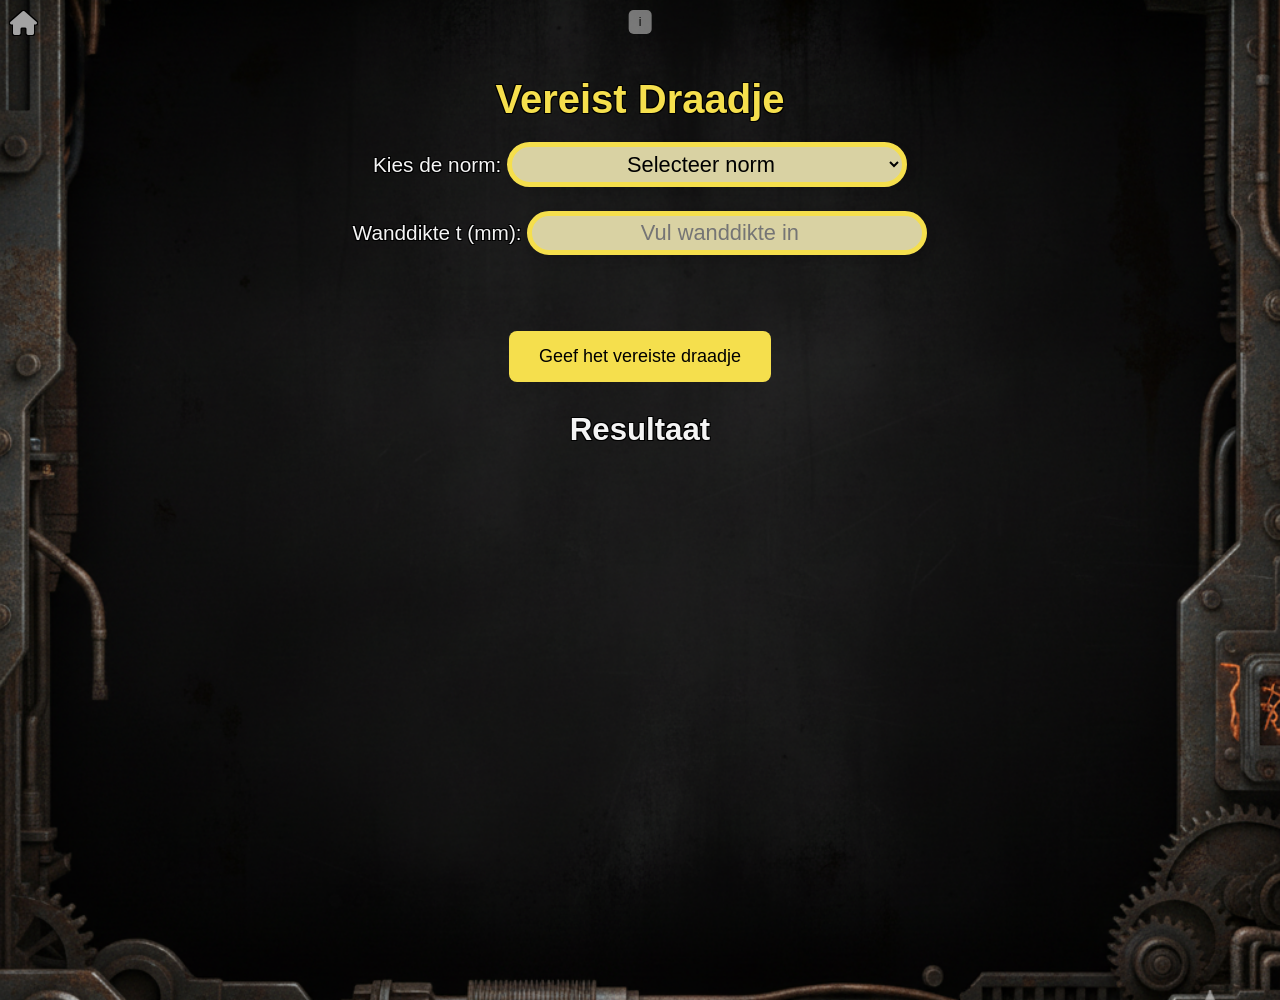
<file: Draadjesv2.html>
<!DOCTYPE html>
<html lang="en">
<head>

    <a href="index.html" class="home-icon"><i class="fas fa-home"></i></a>
    <link rel="stylesheet" href="styles.css">
    <link rel="stylesheet" href="https://cdnjs.cloudflare.com/ajax/libs/font-awesome/6.0.0-beta3/css/all.min.css">
    <meta charset="UTF-8">
    <meta name="viewport" content="width=device-width, initial-scale=1.0">
    <title>BKI Draadvereiste</title>
    <style>
        body {
            font-family: 'Roboto Condensed', sans-serif;
            padding: 50px;
            margin: 0;
        }

        .btn {
            background-color: #F5DF4D; /* Gele kleur */
            border: none;
            color: black;
            padding: 15px 30px;
            text-align: center;
            text-decoration: none;
            display: inline-block;
            font-size: 18px;
            margin: 4px 2px;
            cursor: pointer;
            border-radius: 8px;
        }

    </style>
</head>
<body>
    <h1 style="color: #F5DF4D; text-align: center;">Vereist Draadje</h1>
    
    
     <!-- De knop om het pop-up venster te openen -->
    <button class="info-btn" onclick="openModal('myModal')">i</button>

    <!-- Het pop-up venster -->
    <div id="myModal" class="modal">
        <div class="modal-content">
            <span class="close" onclick="closeModal('myModal')">&times;</span>
            <p>Deze tool gaat uit van de nominale wanddikte bij EN en zal bij ASME de maximale lasoverdikte voorstellen en bij de wanddikte tellen (Let op, je mag theoretisch 2x de lasoverdikte tellen maar de tool doet maar 1x de maximale lasoverdikte voorstellen, je kan het zelf aanpassen naar max 2x de lasoverdikte).
            Bij EN wordt er gebruikt van de regel dat bij gebruik van Se75 of Ir192 er bij bepaalde diktes een draadje minder zichtbaar hoeft te zijn, dit doet de tool al meenemen en je hoeft dus niet zelf nog een draadje minder te nemen. De tool gaat er van uit dat de BKI bij DWSI aan Filmzijde zit en bij DWDI of SWSI aan Bronzijde.
            </p>
        </div>
    </div>

    <script src="script.js"></script> <!-- Link naar externe JavaScript -->


    <form id="iqiForm">
        <label for="norm">Kies de norm:</label>
        <select id="norm" name="norm" required>
            <option value="" disabled selected>Selecteer norm</option>
            <option value="EN-A">EN Klasse A</option>
            <option value="EN-B">EN Klasse B</option>
            <option value="ASME">ASME</option>
        </select>
        <br><br>

        <label for="wanddikte">Wanddikte t (mm):</label>
        <input type="number" id="wanddikte" name="wanddikte" step="any" placeholder="Vul wanddikte in" required>
        <br><br>

        <div id="enOptions" style="display:none;">
            <label for="technique">Opstelling:</label>
            <select id="technique" name="technique">
                <option value="" disabled selected>Selecteer opstelling</option>
                <option value="SWSI">SWSI (Single-Wall Single Image)</option>
                <option value="DWSI">DWSI (Double-Wall Single Image)</option>
                <option value="DWDI">DWDI (Double-Wall Double Image)</option>
            </select>
            <br><br>

            <label for="source">Kies de stralingsbron:</label>
            <select id="source" name="source">
                <option value="" disabled selected>Selecteer bron</option>
                <option value="X-ray">X-ray</option>
                <option value="Se75">Se-75</option>
                <option value="Ir192">Ir-192</option>
            </select>
        </div>

        <div id="asmeOptions" style="display:none;">
            <label for="asmeTechnique">Plaats van de BKI:</label>
            <select id="asmeTechnique" name="asmeTechnique">
                <option value="" disabled selected>locatie BKI</option>
                <option value="Sourceside">BKI bronzijde</option>
                <option value="Filmside">BKI Filmzijde</option>
            </select>
            <br><br>

            <label for="weldType">Kies het las type (zie afbeelding):</label>
            <select id="weldType" name="weldType">
                <option value="" disabled selected>Selecteer las type</option>
                <option value="A">A</option>
                <option value="B">B</option>
                <option value="C">C</option>
                <option value="D">D</option>
            </select>
            <br><br>

            <label for="lasoverdikte">Lasoverdikte (mm):</label>
            <input type="number" id="lasoverdikte" name="lasoverdikte" step="0.1" placeholder="Lasoverdikte wordt berekend" readonly>
        </div>
        <br><br>

        <button type="submit" class="btn">Geef het vereiste draadje</button>
    </form>

    <h2>Resultaat</h2>
    <h2 id="result" style="color: #F5DF4D;"></h2>
    
    <img id="asmeImage" src="Lascategorie.png" alt="ASME Lastype" style="display:none; align:center;">

        <script>

        document.getElementById("wanddikte").addEventListener("input", updateLasoverdikte);
        document.getElementById("weldType").addEventListener("change", updateLasoverdikte);

        function getMaxOverdikte(weldType, wanddikte) {
            var maxOverdikte = 0;

            if (weldType === "A") {
                if (wanddikte <= 2.4) maxOverdikte = 0.8;
                else if (wanddikte <= 4.8) maxOverdikte = 1.5;
                else if (wanddikte <= 13) maxOverdikte = 2.5;
                else if (wanddikte <= 25) maxOverdikte = 2.5;
                else maxOverdikte = 3;
            } else if (weldType === "B" || weldType === "C") {
                if (wanddikte <= 2.4) maxOverdikte = 2.5;
                else if (wanddikte <= 4.8) maxOverdikte = 3;
                else if (wanddikte <= 13) maxOverdikte = 4;
                else if (wanddikte <= 25) maxOverdikte = 5;
                else maxOverdikte = 6;
            } else if (weldType === "D") {
                if (wanddikte <= 2.4) maxOverdikte = 0.8;
                else if (wanddikte <= 4.8) maxOverdikte = 1.5;
                else if (wanddikte <= 13) maxOverdikte = 2.5;
                else if (wanddikte <= 25) maxOverdikte = 2.5;
                else maxOverdikte = 3;
            }

            return maxOverdikte;
        }

        function updateLasoverdikte() {
            var wanddikte = parseFloat(document.getElementById("wanddikte").value);
            var weldType = document.getElementById("weldType").value;
            var lasoverdikteField = document.getElementById("lasoverdikte");

            if (wanddikte && weldType) {
                var maxOverdikte = getMaxOverdikte(weldType, wanddikte);
                lasoverdikteField.value = maxOverdikte.toFixed(1); // Toon de lasoverdikte in het veld
                lasoverdikteField.readOnly = false; // Maak het veld bewerkbaar
                lasoverdikteField.max = 2 * maxOverdikte.toFixed(1); // Stel de max in op de berekende waarde
            } else {
                lasoverdikteField.value = ''; // Leeg het veld als de benodigde info ontbreekt
                lasoverdikteField.readOnly = true; // Maak het veld weer readonly
                lasoverdikteField.max = ''; // Verwijder de max
            }
        }

        document.getElementById("iqiForm").addEventListener("submit", function(event) {
            event.preventDefault();

            var norm = document.getElementById("norm").value;
            var wanddikte = parseFloat(document.getElementById("wanddikte").value);
            var wire = "Onbekend";

            if (norm === "EN-A") {
                var technique = document.getElementById("technique").value;
                var source = document.getElementById("source").value; // Get source here
                let penetratedThickness = 0;
                if (technique === "SWSI") {
                    penetratedThickness = wanddikte;
                    if (penetratedThickness <= 1.2) wire = "W18";
                    else if (penetratedThickness <= 2.0) wire = "W17";
                    else if (penetratedThickness <= 3.5) wire = "W16";
                    else if (penetratedThickness <= 5) wire = "W15";
                    else if (penetratedThickness <= 7) wire = "W14";
                    else if (penetratedThickness <= 10) wire = "W13";
                    else if (penetratedThickness <= 15) wire = "W12";
                    else if (penetratedThickness <= 25) wire = "W11";
                    else if (penetratedThickness <= 32) wire = "W10";
                    else if (penetratedThickness <= 40) wire = "W9";
                    else if (penetratedThickness <= 55) wire = "W8";
                    else if (penetratedThickness <= 85) wire = "W7";
                } else if (technique === "DWSI") {
                    penetratedThickness = wanddikte * 2;
                    if (penetratedThickness <= 1.2) wire = "W18";
                    else if (penetratedThickness <= 2.0) wire = "W17";
                    else if (penetratedThickness <= 3.5) wire = "W16";
                    else if (penetratedThickness <= 5) wire = "W15";
                    else if (penetratedThickness <= 10) wire = "W14";
                    else if (penetratedThickness <= 15) wire = "W13";
                    else if (penetratedThickness <= 22) wire = "W12";
                    else if (penetratedThickness <= 38) wire = "W11";
                    else if (penetratedThickness <= 48) wire = "W10";
                    else if (penetratedThickness <= 60) wire = "W9";
                    else if (penetratedThickness <= 85) wire = "W8";
                } else if (technique === "DWDI") {
                    penetratedThickness = wanddikte * 2;
                    if (penetratedThickness <= 1.2) wire = "W18";
                    else if (penetratedThickness <= 2.0) wire = "W17";
                    else if (penetratedThickness <= 3.5) wire = "W16";
                    else if (penetratedThickness <= 5) wire = "W15";
                    else if (penetratedThickness <= 7) wire = "W14";
                    else if (penetratedThickness <= 12) wire = "W13";
                    else if (penetratedThickness <= 18) wire = "W12";
                    else if (penetratedThickness <= 30) wire = "W11";
                    else if (penetratedThickness <= 40) wire = "W10";
                    else if (penetratedThickness <= 50) wire = "W9";
                    else if (penetratedThickness <= 60) wire = "W8";
                    else if (penetratedThickness <= 85) wire = "W7";
                }

                // New edge case logic for EN-A
                if (source === "Se75") {
                    if (technique === "DWDI" && penetratedThickness <= 12) {
                        wire = "W" + (parseInt(wire.substring(1)) - 1);
                    } else if ((technique === "SWSI" || technique === "DWSI") && penetratedThickness <= 20) {
                        wire = "W" + (parseInt(wire.substring(1)) - 1);
                    }
                } else if (source === "Ir192") {
                    if (technique === "DWDI" && penetratedThickness > 10 && penetratedThickness <= 25) {
                        wire = "W" + (parseInt(wire.substring(1)) - 1);
                    } else if ((technique === "SWSI" || technique === "DWSI") && penetratedThickness > 10 && penetratedThickness <= 40) {
                        wire = "W" + (parseInt(wire.substring(1)) - 1);
                    }
                }
            } else if (norm === "EN-B") {
                var technique = document.getElementById("technique").value;
                var source = document.getElementById("source").value;
                var doorstraaldeDikte = 2 * wanddikte; // Voor w = 2 * t

                if (technique === "SWSI") {
                    if (wanddikte <= 1.5) wire = "W19";
                    else if (wanddikte <= 2.5) wire = "W18";
                    else if (wanddikte <= 4) wire = "W17";
                    else if (wanddikte <= 6) wire = "W16";
                    else if (wanddikte <= 8) wire = "W15";
                    else if (wanddikte <= 12) wire = "W14";
                    else if (wanddikte <= 20) wire = "W13";
                    else if (wanddikte <= 30) wire = "W12";
                    else if (wanddikte <= 35) wire = "W11";
                    else if (wanddikte <= 45) wire = "W10";
                    else if (wanddikte <= 65) wire = "W9";
                } else if (technique === "DWDI") {
                    if (doorstraaldeDikte <= 1.5) wire = "W19";
                    else if (doorstraaldeDikte <= 2.5) wire = "W18";
                    else if (doorstraaldeDikte <= 4) wire = "W17";
                    else if (doorstraaldeDikte <= 6) wire = "W16";
                    else if (doorstraaldeDikte <= 8) wire = "W15";
                    else if (doorstraaldeDikte <= 15) wire = "W14";
                    else if (doorstraaldeDikte <= 25) wire = "W13";
                    else if (doorstraaldeDikte <= 38) wire = "W12";
                    else if (doorstraaldeDikte <= 45) wire = "W11";
                    else if (doorstraaldeDikte <= 55) wire = "W10";
                    else if (doorstraaldeDikte <= 70) wire = "W9";
                } else if (technique === "DWSI") {
                    if (doorstraaldeDikte <= 1.5) wire = "W19";
                    else if (doorstraaldeDikte <= 2.5) wire = "W18";
                    else if (doorstraaldeDikte <= 4) wire = "W17";
                    else if (doorstraaldeDikte <= 6) wire = "W16";
                    else if (doorstraaldeDikte <= 12) wire = "W15";
                    else if (doorstraaldeDikte <= 18) wire = "W14";
                    else if (doorstraaldeDikte <= 30) wire = "W13";
                    else if (doorstraaldeDikte <= 45) wire = "W12";
                    else if (doorstraaldeDikte <= 55) wire = "W11";
                    else if (doorstraaldeDikte <= 70) wire = "W10";
                }

                if (source === "Se75") {
                    if (technique === "SWSI"  && wanddikte >5 && wanddikte <= 20) {
                        wire = "W" + (parseInt(wire.substring(1)) - 1);
                    } else if (technique === "DWDI" && doorstraaldeDikte >5 &&  doorstraaldeDikte <= 12) {
                        wire = "W" + (parseInt(wire.substring(1)) - 1);
                    } else if (technique === "DWSI" && doorstraaldeDikte >5 && doorstraaldeDikte <= 20) {
                        wire = "W" + (parseInt(wire.substring(1))-1);
                    }
                    
                } else if (source === "Ir192") {
                    if (technique === "SWSI" && wanddikte >= 10 && wanddikte <= 40) {
                        wire = "W" + (parseInt(wire.substring(1)) - 1);
                    } else if (technique === "DWDI" && doorstraaldeDikte > 10 && doorstraaldeDikte <= 25) {
                        wire = "W" + (parseInt(wire.substring(1)) - 1);
                    } else if (technique === "DWSI" && doorstraaldeDikte >10 && doorstraaldeDikte <= 40) {
                        wire = "W" + (parseInt(wire.substring(1)) - 1 );
                    }
                }

            } else if (norm === "ASME") {
                var asmeTechnique = document.getElementById("asmeTechnique").value;
                var weldType = document.getElementById("weldType").value;
                var lasoverdikte = parseFloat(document.getElementById("lasoverdikte").value);

                // Voeg de lasoverdikte toe aan de wanddikte voordat je het draadje berekent
                wanddikte += lasoverdikte;

                if (asmeTechnique === "Sourceside") {
                    if (wanddikte <= 6.4) wire = "EN W13,ASME 5";
                    else if (wanddikte <= 9.5) wire = "EN W12, ASME 6";
                    else if (wanddikte <= 12.7) wire = "EN W11, ASME 7";
                    else if (wanddikte <= 19) wire = "EN W10, ASME 8";
                    else if (wanddikte <= 25.4) wire = "EN W9, ASME 9";
                    else if (wanddikte <= 38.1) wire = "EN W8, ASME 10";
                    else if (wanddikte <= 50.8) wire = "EN W7, ASME 11";
                    else if (wanddikte <= 63.5) wire = "EN W6, ASME 12";
                    else wire = "EN W5, ASME 13";
                } else if (asmeTechnique === "Filmside") {
                    if (wanddikte <= 6.4) wire = "EN W14,ASME 4";
                    else if (wanddikte <= 9.5) wire = "EN W13, ASME 5";
                    else if (wanddikte <= 12.7) wire = "EN W12, ASME 6";
                    else if (wanddikte <= 19) wire = "EN W11, ASME 7";
                    else if (wanddikte <= 25.4) wire = "EN W10, ASME 8";
                    else if (wanddikte <= 38.1) wire = "EN W9, ASME 9";
                    else if (wanddikte <= 50.8) wire = "EN W8, ASME 10";
                    else if (wanddikte <= 63.5) wire = "EN W7, ASME 11";
                    else wire = "EN W6, ASME 12";
                }
            }

            document.getElementById("result").innerText = "Het vereiste draadje is: " + wire;
        });

        document.getElementById("norm").addEventListener("change", function() {
    var norm = document.getElementById("norm").value;
    var asmeImage = document.getElementById("asmeImage");

    if (norm === "EN-A" || norm === "EN-B") {
        document.getElementById("enOptions").style.display = "block";
        document.getElementById("asmeOptions").style.display = "none";
        asmeImage.style.display = "none";  // Verberg de afbeelding
    } else if (norm === "ASME") {
        document.getElementById("enOptions").style.display = "none";
        document.getElementById("asmeOptions").style.display = "block";
        asmeImage.style.display = "block";  // Toon de afbeelding
    } else {
        asmeImage.style.display = "none";  // Verberg de afbeelding voor andere keuzes
    }
});

    </script>
<div style="height: 200px;"></div>
</body>
</html>
</file>
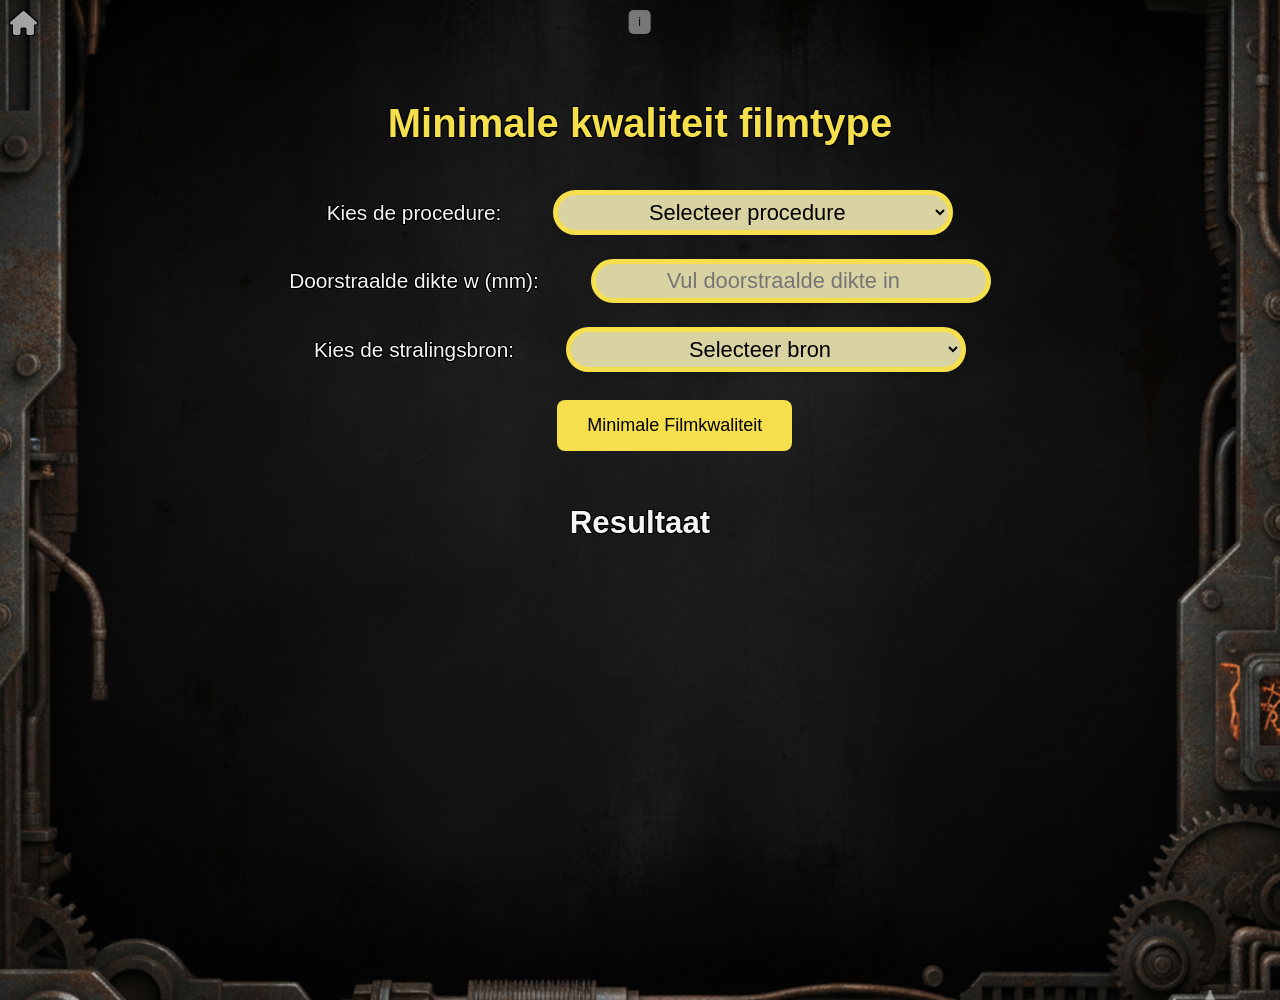
<file: filmkwaliteit.html>
<!DOCTYPE html>
<html lang="en">
<head>

    <a href="index.html" class="home-icon"><i class="fas fa-home"></i></a>
    <link rel="stylesheet" href="styles.css">
    <link rel="stylesheet" href="https://cdnjs.cloudflare.com/ajax/libs/font-awesome/6.0.0-beta3/css/all.min.css">
    <meta charset="UTF-8">
    <meta name="viewport" content="width=device-width, initial-scale=1.0">
    <title>Minimale Filmkwaliteit</title>
    <style>
        body {
            font-family: 'Roboto Condensed', sans-serif;
            padding: 50px;
            margin: 0;
        }

        .btn {
            background-color: #F5DF4D; /* Gele kleur */
            border: none;
            color: black;
            padding: 15px 30px;
            text-align: center;
            text-decoration: none;
            display: inline-block;
            font-size: 18px;
            margin: 4px 2px;
            cursor: pointer;
            border-radius: 8px;
        }

        
        /* Modal (pop-up) achtergrond */
        .modal {
            display: none; /* Standaard verborgen */
            position: fixed; 
            z-index: 1; 
            left: 0;
            top: 0;
            width: 100%; 
            height: 100%; 
            overflow: auto; 
            background-color: rgba(0,0,0,0.4); /* Zwarte achtergrond met dekking */
        }

        /* Modal inhoud/venster */
        .modal-content {
            background-color: #fefefe;
            margin: 15% auto; 
            padding: 20px;
            border: 1px solid #888;
            width: 80%; 
            border-radius: 10px;
            position: relative;
        }

        /* De sluitknop */
        .close {
            color: #aaa;
            float: right;
            font-size: 28px;
            font-weight: bold;
        }

        .close:hover,
        .close:focus {
            color: black;
            text-decoration: none;
            cursor: pointer;
        }
        /* Einde nieuwe stijlen */

    </style>
</head>
<body>
    <h1 style="color: #F5DF4D; text-align: center;">Minimale kwaliteit filmtype</h1>
    
    <button class="info-btn" onclick="openModal('myModal')">i</button>

    <div id="myModal" class="modal">
        <div class="modal-content">
            <span class="close" onclick="closeModal('myModal')">&times;</span>
            <p>Deze tool gaat er van uit dat men in een montage situatie, waarbij X-ray niet toegestaan is (bij RT16172,RT14171) en er toestemming is voor het gebruik van Se75 0-14mm, IR192 10-20mm. </p>
        </div>
    </div>
    
    <form id="filmkwaliteitForm">
        <label for="procedure">Kies de procedure:</label>
        <select id="procedure" name="procedure" required>
            <option value="" disabled selected>Selecteer procedure</option>
            <option value="RT21013">RT21013 EN-B</option>
            <option value="RT16172">RT16172 Sabic</option>
            <option value="RT14171">RT14171 Sitech</option>
            <option value="RT21002">RT21002 ASME</option>
            <option value="RT20230059">RT 2023 0059 Haffmans</option> 
        </select>
        <br><br>

        <label for="wanddikte">Doorstraalde dikte w (mm):</label>
        <input type="number" id="doorstraaldeDikte" name="doorstraaldeDikte" step="any" placeholder="Vul doorstraalde dikte in" required>
        <br><br>

        <label for="source">Kies de stralingsbron:</label>
        <select id="source" name="source" required>
            <option value="" disabled selected>Selecteer bron</option>
            <option value="X-Ray <150kv">X-Ray <150kv</option>
            <option value="X-Ray >150Kv">X-Ray >150Kv</option>
            <option value="Se75">Se75</option>
            <option value="Ir192">Ir192</option>
        </select>
        <br><br>

        <div id="rt16172Option" style="display:none;">
            <label for="ovenMateriaal">Ovenmateriaal:</label>
            <select id="ovenMateriaal" name="ovenMateriaal">
                <option value="Nee">Nee</option>
                <option value="Ja">Ja</option>
            </select>
            <br><br>
        </div>

        <button type="submit" class="btn">Minimale Filmkwaliteit</button>
    </form>

    <h2>Resultaat</h2>
    <h2 id="result" style="color: #F5DF4D;"></h2>

    <script>
        // Functies voor de Modal (pop-up)
        function openModal(id) {
            document.getElementById(id).style.display = "block";
        }

        function closeModal(id) {
            document.getElementById(id).style.display = "none";
        }

        // Sluit het modal wanneer de gebruiker overal buiten het modal klikt
        window.onclick = function(event) {
            var modal = document.getElementById('myModal');
            if (event.target == modal) {
                modal.style.display = "none";
            }
        }
        // Einde Modal functies
        
        document.getElementById("procedure").addEventListener("change", function() {
            var procedure = document.getElementById("procedure").value;
            var rt16172Option = document.getElementById("rt16172Option");
            var sourceSelect = document.getElementById("source");
            var sourceOptions = sourceSelect.options;

            // Reset alle bron opties
            for (var i = 0; i < sourceOptions.length; i++) {
                sourceOptions[i].disabled = false;
            }

            // Toon of verberg de 'Ovenmateriaal' optie voor RT16172
            if (procedure === "RT16172") {
                rt16172Option.style.display = "block";
            } else {
                rt16172Option.style.display = "none";
            }

            // NIEUWE LOGICA VOOR RT20230059 (Haffmans)
            if (procedure === "RT20230059") {
                // Stel de bron in op Se75 en schakel andere uit
                sourceSelect.value = "Se75";
                for (var i = 0; i < sourceOptions.length; i++) {
                    if (sourceOptions[i].value !== "Se75" && sourceOptions[i].value !== "") {
                        sourceOptions[i].disabled = true;
                    }
                }
            }
        });

        document.getElementById("filmkwaliteitForm").addEventListener("submit", function(event) {
            event.preventDefault();

            var procedure = document.getElementById("procedure").value;
            var w = parseFloat(document.getElementById("doorstraaldeDikte").value);
            var source = document.getElementById("source").value;
            // Haal de waarde op van het element dat nu correct wordt getoond
            var ovenMateriaal = (procedure === "RT16172") ? document.getElementById("ovenMateriaal").value : "Nee"; 

            var filmkwaliteit = "Onbekend";

            // Speciale regel voor RT20230059 (Haffmans)
            if (procedure === "RT20230059") {
                if (source !== "Se75") {
                    // Dit zou in theorie niet mogen gebeuren door de change event, maar is een extra vangnet
                    filmkwaliteit = "Alleen Se75 kan worden gebruikt voor RT 2023 0059";
                } else if (w > 0 && w <= 14) {
                    /* AANPASSING 1: D4 met Zwarting 2.6 toegevoegd */
                    filmkwaliteit = "D4 (Zwarting 2.6)";
                } else if (w > 14) {
                    filmkwaliteit = "D5";
                } else {
                    filmkwaliteit = "Ongeldige dikte (w moet > 0 zijn)";
                }
            }
            // Speciale regel voor RT21002
            else if (procedure === "RT21002") {
                filmkwaliteit = "D7";
            } 
            // Correctie: Pas de ovenmateriaal check toe op de RT16172 procedure
            else if (procedure === "RT16172" && ovenMateriaal === "Ja") {
                // Regel voor ovenmateriaal: altijd D4 bij RT16172 indien 'Ja' 
                filmkwaliteit = "D4";
            } else {
                // Bepaal de Filmkwaliteit op basis van procedure, dikte en bron
                filmkwaliteit = determineFilmQuality(procedure, w, source);
            }

            document.getElementById("result").innerText = "De minimale filmkwaliteit is: " + filmkwaliteit;
            
            /* AANPASSING 3: Scrollen naar het resultaat */
            document.getElementById("result").scrollIntoView({ behavior: 'smooth' });
        });

        function determineFilmQuality(procedure, w, source) {
            // DIRECTE RETURN VOOR RT20230059 (Haffmans)
            if (procedure === "RT20230059") {
                // Check of de bron correct is (hoewel dit ook in de submit handler gebeurt)
                if (source !== "Se75") return "Alleen Se75 is toegestaan";
                
                if (w > 0 && w <= 14) {
                    /* AANPASSING 2: D4 met Zwarting 2.6 toegevoegd in de functie */
                    return "D4 (Zwarting 2.6)";
                } else if (w > 14) {
                    return "D5";
                } else {
                    return "Ongeldige dikte";
                }
            }

            // DIRECTE RETURN VOOR RT21002
            if (procedure === "RT21002") {
                return "D7"; // Altijd D7 voor RT21002
            }
            
            var quality = "/"; 

            // Definitie van de tabellen (gebaseerd op de CSV)
            var tables = {
                "RT21013": {
                    // Diktebereiken zoals in de RT21013 tabel
                    "0-6mm": { "X-Ray <150kv": "D4", "X-Ray >150Kv": "/", "Se75": "D5 (D4 recommended) *Als het draadje niet gehaald wordt dan D4 + minimaal zwarting 3.0", "Ir192": "/" },
                    "6-10mm": { "X-Ray <150kv": "D4", "X-Ray >150Kv": "D5", "Se75": "D5 (D4 recommended) *Als het draadje niet gehaald wordt dan D4 + minimaal zwarting 3.0", "Ir192": "/" },
                    "10-20mm": { "X-Ray <150kv": "/", "X-Ray >150Kv": "D5", "Se75": "D5", "Ir192": "D5" },
                    "20-50mm": { "X-Ray <150kv": "/", "X-Ray >150Kv": "D5", "Se75": "D5", "Ir192": "D5" },
                    ">50mm": { "X-Ray <150kv": "/", "X-Ray >150Kv": "D7", "Se75": "/", "Ir192": "D5" }
                },
                "RT16172": {
                    // Diktebereiken gesplitst zoals in de RT16172 tabel
                    "0-6mm": { "X-Ray <150kv": "D4", "X-Ray >150Kv": "/", "Se75": "D4 (Zwarting 2.6)", "Ir192": "/" },
                    "6-10mm": { "X-Ray <150kv": "D4", "X-Ray >150Kv": "D4", "Se75": "D4 (Zwarting 2.6)", "Ir192": "/" },
                    "10-14mm": { "X-Ray <150kv": "D4", "X-Ray >150Kv": "D5", "Se75": "D4 (Zwarting 2.6)", "Ir192": "D4 (Zwarting 2.6)" },
                    "14-20mm": { "X-Ray <150kv": "/", "X-Ray >150Kv": "D5", "Se75": "D5", "Ir192": "D4 (Zwarting 2.6)" },
                    "20-50mm": { "X-Ray <150kv": "/", "X-Ray >150Kv": "D5", "Se75": "D5", "Ir192": "D5" },
                    ">50mm": { "X-Ray <150kv": "/", "X-Ray >150Kv": "D5", "Se75": "/", "Ir192": "D5" }
                },
                "RT14171": {
                    // Diktebereiken gesplitst zoals in de RT14171 tabel
                    "0-6mm": { "X-Ray <150kv": "D4", "X-Ray >150Kv": "/", "Se75": "D4 (Zwarting 2.6)", "Ir192": "/" },
                    "6-10mm": { "X-Ray <150kv": "D4", "X-Ray >150Kv": "D4", "Se75": "D4 (Zwarting 2.6)", "Ir192": "/" },
                    "10-14mm": { "X-Ray <150kv": "D4", "X-Ray >150Kv": "D5", "Se75": "D4 (Zwarting 2.6)", "Ir192": "D4 (Zwarting 2.6)" },
                    "14-20mm": { "X-Ray <150kv": "/", "X-Ray >150Kv": "D5", "Se75": "D5", "Ir192": "D4 (Zwarting 2.6)" },
                    "20-50mm": { "X-Ray <150kv": "/", "X-Ray >150Kv": "D5", "Se75": "D5", "Ir192": "D5" },
                    ">50mm": { "X-Ray <150kv": "/", "X-Ray >150Kv": "D5", "Se75": "/", "Ir192": "D5" }
                }
            };

            var selectedTable = tables[procedure];
            var dikteRange;

            // Bepaal de juiste dikte range op basis van procedure en dikte (w)
            if (w >= 0 && w <= 6) {
                dikteRange = "0-6mm";
            } else if (w > 6 && w <= 10) {
                dikteRange = "6-10mm";
            } else if ((procedure === "RT16172" || procedure === "RT14171") && w > 10 && w <= 14) {
                // Specifieke bereiken voor RT16172 en RT14171
                dikteRange = "10-14mm";
            } else if ((procedure === "RT16172" || procedure === "RT14171") && w > 14 && w <= 20) {
                // Specifieke bereiken voor RT16172 en RT14171
                dikteRange = "14-20mm";
            } else if (procedure === "RT21013" && w > 10 && w <= 20) {
                // Bereik 10-20mm voor RT21013
                dikteRange = "10-20mm";
            } else if (w > 20 && w <= 50) {
                dikteRange = "20-50mm";
            } else if (w > 50) {
                dikteRange = ">50mm";
            } else {
                // Als w niet in een bereik valt
                return "Ongeldige dikte"; 
            }

            if (selectedTable && dikteRange && selectedTable[dikteRange] && selectedTable[dikteRange][source]) {
                quality = selectedTable[dikteRange][source];
            }

            if (quality === "/") {
                return "deze combinatie van bron en doorstraalde dikte is onlogisch";
            }

            return quality;
        }

    </script>
<div style="height: 200px;"></div>
</body>
</html>
</file>
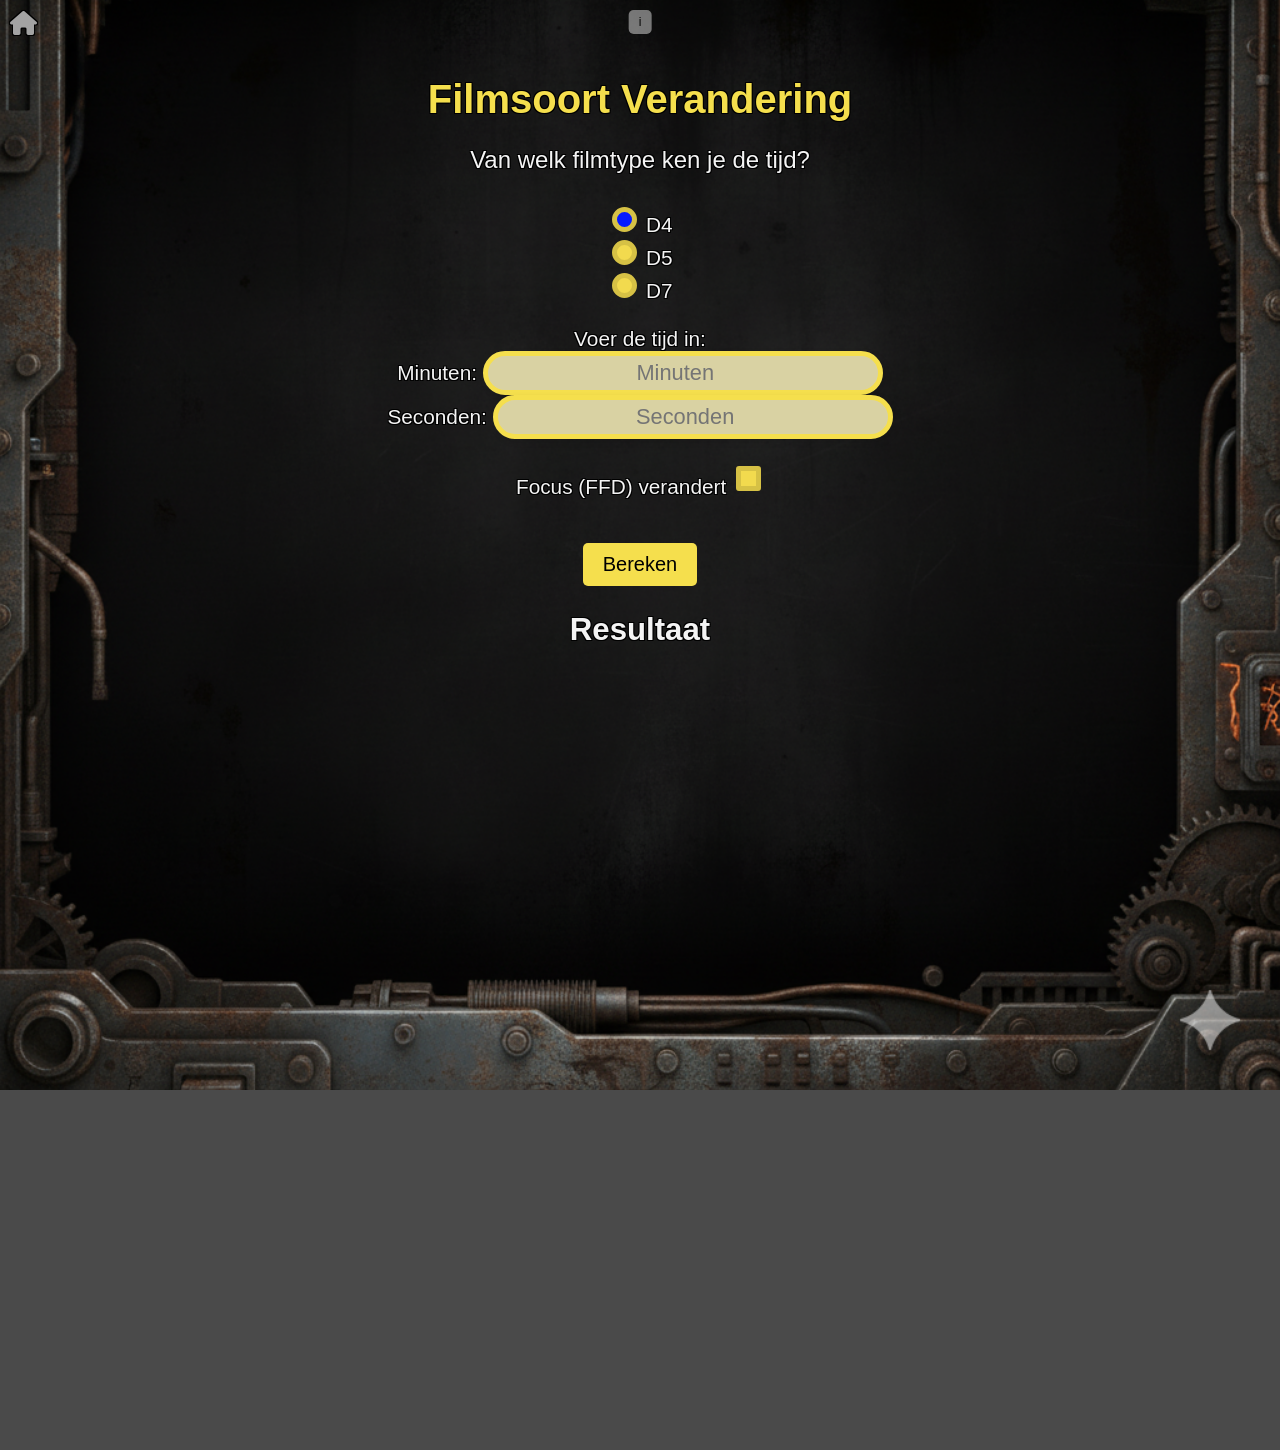
<file: filmsoortverandering.html>
<!DOCTYPE html>
<html lang="nl">
<head>
    <link rel="stylesheet" href="styles.css">
    <a href="index.html" class="home-icon"><i class="fas fa-home"></i></a>
    <link rel="stylesheet" href="styles.css">
    <link rel="stylesheet" href="https://cdnjs.cloudflare.com/ajax/libs/font-awesome/6.0.0-beta3/css/all.min.css">
    <meta charset="UTF-8">
    <meta name="viewport" content="width=device-width, initial-scale=1.0">
    <title>Berekening D4, D5, D7 + FFD verandering</title>
    <style>
        body {
            font-family: 'Roboto Condensed', sans-serif;
            padding: 50px;
            margin: 0;
            min-height: 150vh;
        }

        /* Style for the calculate button */
        button[type="button"] {
            background-color: #F5DF4D; /* Yellow color like the header */
            font-size: 20px; /* Increase font size */
            padding: 10px 20px; /* Increase padding */
            border: none;
            border-radius: 5px;
            cursor: pointer;
            margin-top: 20px;
        }

        button[type="button"]:hover {
            background-color: #e0c944; /* Slightly darker yellow on hover */
        }
        
        label[for="ffdVerandert"] {
            margin-bottom: 20px;
        }

    </style>
    <script>
        // Functie om minuten en seconden naar totale seconden om te zetten
        function tijdNaarSeconden(minuten, seconden) {
            return (minuten * 60) + seconden;
        }

        // Functie om seconden om te zetten naar minuten:seconden
        function secondenNaarTijd(seconden) {
            const minuten = Math.floor(seconden / 60);
            const restSeconden = Math.floor(seconden % 60);
            return `${minuten}:${restSeconden < 10 ? '0' : ''}${restSeconden}`;
        }

        // Functie om de focusverandering te berekenen
        function berekenFocusverandering(begintijd, nieuweFocus, oudeFocus) {
            return begintijd * Math.pow(nieuweFocus / oudeFocus, 2);
        }

        // Functies om D5 en D7 te berekenen van D4
        function berekenD5D7VanD4(d4) {
            const d5 = d4 / 1.6666;
            const d7 = d4 / 2.44;
            return { d5, d7 };
        }

        // Functies om D4 en D7 te berekenen van D5
        function berekenD4D7VanD5(d5) {
            const d4 = d5 * 1.6666;
            const d7 = d4 / 2.44;
            return { d4, d7 };
        }

        // Functies om D4 en D5 te berekenen van D7
        function berekenD4D5VanD7(d7) {
            const d4 = d7 * 2.44;
            const d5 = d4 / 1.6666;
            return { d4, d5 };
        }

        // Hoofdfunctie om de berekening uit te voeren
        function bereken() {
            const minuten = parseInt(document.getElementById("minuten").value);
            const seconden = parseInt(document.getElementById("seconden").value);
            const ffdVerandert = document.getElementById("ffdVerandert").checked;
            const oudeFocus = parseFloat(document.getElementById("oudeFocus").value);
            let nieuweFocus = parseFloat(document.getElementById("nieuweFocus").value);

            // Controleer of de tijd en focuswaarden geldig zijn
            if (isNaN(minuten) || isNaN(seconden) || (ffdVerandert && isNaN(oudeFocus))) {
                document.getElementById("resultaat").innerHTML = "Voer geldige waarden in.";
                return;
            }

            // Zet tijd om naar totale seconden
            let tijdInSeconden = tijdNaarSeconden(minuten, seconden);

            // Als de Film Focus Afstand verandert, pas focusverandering toe (alleen als nieuweFocus geldig is)
            if (ffdVerandert) {
                if (!isNaN(nieuweFocus)) {
                    tijdInSeconden = berekenFocusverandering(tijdInSeconden, nieuweFocus, oudeFocus);
                } else {
                    nieuweFocus = "onveranderde"; // Focus is niet veranderd
                }
            } else {
                nieuweFocus = "onveranderde"; // FFD verandert niet, dus gebruik onveranderde focus
            }

            const keuze = document.querySelector('input[name="keuze"]:checked').value;
            let resultaat;

            if (keuze === "D4") {
                resultaat = berekenD5D7VanD4(tijdInSeconden);
                document.getElementById("resultaat").innerHTML =
                    `De tijd op ${nieuweFocus} FFD is:<br>D5 = ${secondenNaarTijd(resultaat.d5)}<br>D7 = ${secondenNaarTijd(resultaat.d7)}`;
            } else if (keuze === "D5") {
                resultaat = berekenD4D7VanD5(tijdInSeconden);
                document.getElementById("resultaat").innerHTML =
                    `De tijd op ${nieuweFocus} FFD is:<br>D4 = ${secondenNaarTijd(resultaat.d4)}<br>D7 = ${secondenNaarTijd(resultaat.d7)}`;
            } else if (keuze === "D7") {
                resultaat = berekenD4D5VanD7(tijdInSeconden);
                document.getElementById("resultaat").innerHTML =
                    `De tijd op ${nieuweFocus} FFD is:<br>D4 = ${secondenNaarTijd(resultaat.d4)}<br>D5 = ${secondenNaarTijd(resultaat.d5)}`;
            }

            // Scroll naar het resultaat na de berekening
            document.getElementById("resultaat").scrollIntoView({ behavior: 'smooth' });
        }
    </script>
</head>
<body>
    <h1 style="color: #F5DF4D; text-align: center;">Filmsoort Verandering</h1>

    <!-- De knop om het pop-up venster te openen -->
    <button class="info-btn" onclick="openModal('myModal')">i</button>

    <!-- Het pop-up venster -->
    <div id="myModal" class="modal">
        <div class="modal-content">
            <span class="close" onclick="closeModal('myModal')">&times;</span>
            <p>Voer de tijd in voor een filmsoort en krijg de tijd voor de andere filmsoorten.
               Bij verandering van de Film Focus Afstand wordt ook de nieuwe tijd voor D4, D5, en D7 berekend.</p>
        </div>
    </div>

    <script src="script.js"></script> <!-- Link naar externe JavaScript -->

    <form>
        <p>Van welk filmtype ken je de tijd?</p>
        <input type="radio" id="D4" name="keuze" value="D4" checked>
        <label for="D4">D4</label><br>
        <input type="radio" id="D5" name="keuze" value="D5">
        <label for="D5">D5</label><br>
        <input type="radio" id="D7" name="keuze" value="D7">
        <label for="D7">D7</label><br><br>

        <label for="minuten">Voer de tijd in:</label><br>
        Minuten: <input type="number" id="minuten" placeholder="Minuten" min="0"><br>
        Seconden: <input type="number" id="seconden" placeholder="Seconden" min="0" max="59"><br><br>

        <!-- Optie om FFD aan te geven -->
        <label for="ffdVerandert">Focus (FFD) verandert</label>
        <input type="checkbox" id="ffdVerandert"><br><br>

        <div id="focusFields" style="display: none;">
            <label for="oudeFocus">Oude Focus:</label>
            <input type="number" id="oudeFocus" step="any" placeholder="Oude focus"><br><br>
            <label for="nieuweFocus">Nieuwe Focus:</label>
            <input type="number" id="nieuweFocus" step="any" placeholder="Nieuwe focus"><br><br>
        </div>

        <button type="button" onclick="bereken()">Bereken</button>
    </form>

    <h2>Resultaat</h2>
    <h2 id="resultaat" style="color: #F5DF4D;"></h2>

    <script>
        // Toon/verberg focusvelden wanneer FFD verandert wordt aangevinkt
        document.getElementById('ffdVerandert').addEventListener('change', function() {
            const focusFields = document.getElementById('focusFields');
            if (this.checked) {
                focusFields.style.display = 'block';
            } else {
                focusFields.style.display = 'none';
            }
        });
    </script>
<div style="height: 200px;"></div>
</body>
</html>
</file>
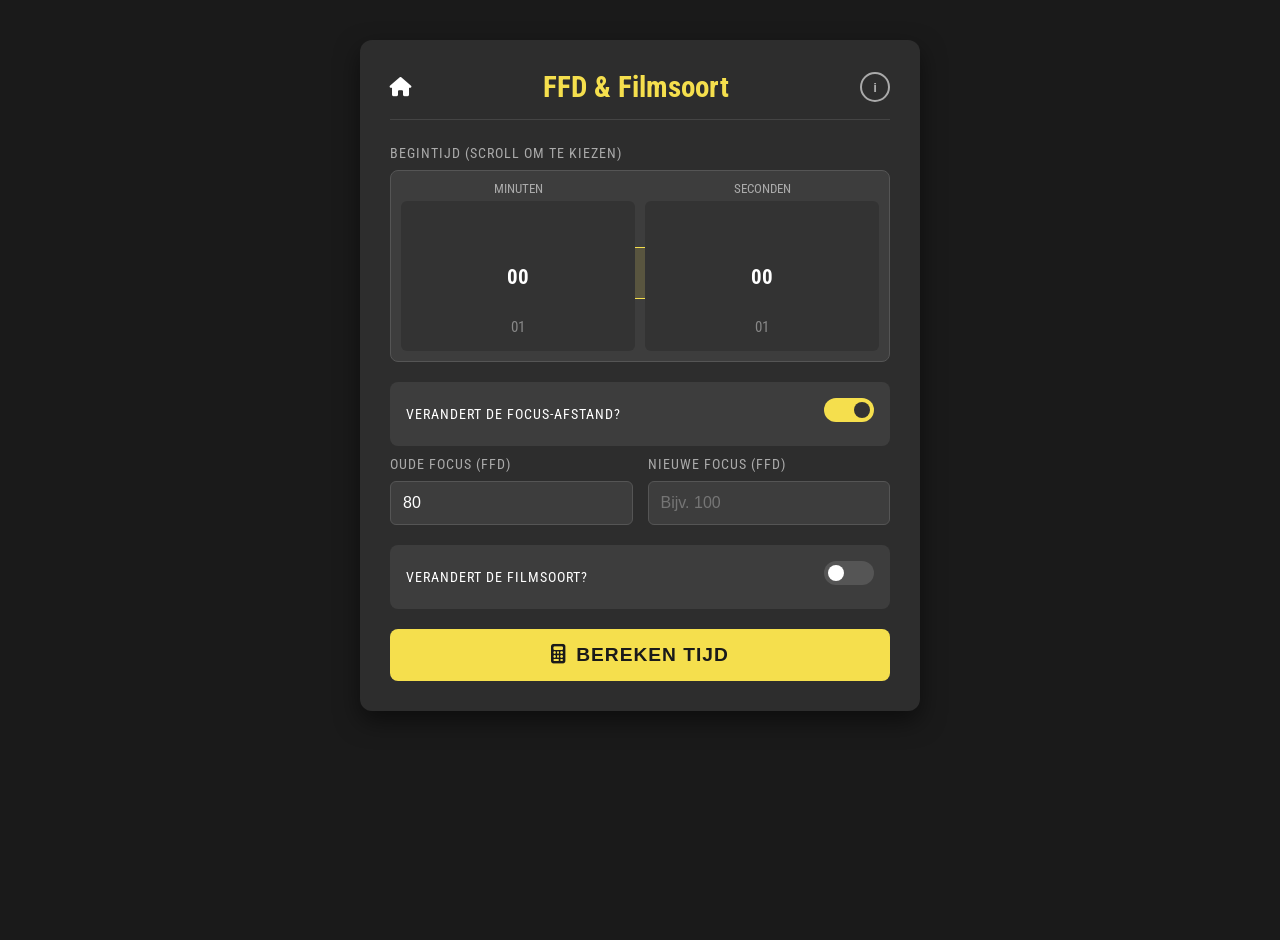
<file: focusverandering.html>
<!DOCTYPE html>
<html lang="nl">
<head>
    <meta charset="UTF-8">
    <meta name="viewport" content="width=device-width, initial-scale=1.0">
    <title>Focus & Filmtype Calculator</title>
    <!-- Font Awesome voor iconen -->
    <link rel="stylesheet" href="https://cdnjs.cloudflare.com/ajax/libs/font-awesome/6.4.0/css/all.min.css">
    <!-- Google Fonts -->
    <link href="https://fonts.googleapis.com/css2?family=Roboto+Condensed:wght@300;400;700&display=swap" rel="stylesheet">
    
    <style>
        :root {
            --primary-bg: #1a1a1a;
            --card-bg: #2d2d2d;
            --accent-color: #F5DF4D;
            --accent-hover: #e6c944;
            --text-color: #ffffff;
            --text-muted: #aaaaaa;
            --border-radius: 12px;
            --picker-height: 150px;
            --item-height: 50px;
        }

        body {
            font-family: 'Roboto Condensed', sans-serif;
            background-color: var(--primary-bg);
            color: var(--text-color);
            margin: 0;
            padding: 20px;
            min-height: 100vh;
            display: flex;
            justify-content: center;
            align-items: flex-start;
            overscroll-behavior-y: none;
        }

        .container {
            background-color: var(--card-bg);
            padding: 30px;
            border-radius: var(--border-radius);
            box-shadow: 0 10px 25px rgba(0,0,0,0.5);
            max-width: 500px;
            width: 100%;
            margin-top: 20px;
            position: relative;
        }

        /* Header & Navigatie */
        .header {
            display: flex;
            justify-content: space-between;
            align-items: center;
            margin-bottom: 25px;
            border-bottom: 1px solid #444;
            padding-bottom: 15px;
        }

        .home-icon {
            color: var(--text-color);
            font-size: 1.2rem;
            text-decoration: none;
            transition: color 0.3s;
        }

        .home-icon:hover {
            color: var(--accent-color);
        }

        h1 {
            color: var(--accent-color);
            margin: 0;
            font-size: 1.8rem;
            text-align: center;
            flex-grow: 1;
        }

        .info-btn {
            background: none;
            border: 2px solid var(--text-muted);
            color: var(--text-muted);
            width: 30px;
            height: 30px;
            border-radius: 50%;
            cursor: pointer;
            font-weight: bold;
            transition: all 0.3s;
        }

        .info-btn:hover {
            border-color: var(--accent-color);
            color: var(--accent-color);
        }

        /* Formulier Stijlen */
        .form-group {
            margin-bottom: 20px;
        }

        label {
            display: block;
            margin-bottom: 8px;
            color: var(--text-muted);
            font-size: 0.9rem;
            text-transform: uppercase;
            letter-spacing: 1px;
        }

        /* --- TIME PICKER STIJLEN --- */
        .time-picker-container {
            display: flex;
            justify-content: center;
            gap: 10px;
            background-color: #3d3d3d;
            border-radius: 8px;
            padding: 10px;
            position: relative;
            border: 1px solid #555;
        }

        .picker-column-wrapper {
            flex: 1;
            text-align: center;
            position: relative;
        }

        .picker-label {
            font-size: 0.8rem;
            color: var(--text-muted);
            margin-bottom: 5px;
            text-transform: uppercase;
        }

        .picker-wheel {
            height: var(--picker-height);
            overflow-y: scroll;
            scroll-snap-type: y mandatory;
            background: #333;
            border-radius: 6px;
            scrollbar-width: none; 
            -ms-overflow-style: none;
            position: relative;
            z-index: 1;
        }

        .picker-wheel::-webkit-scrollbar {
            display: none; 
        }

        .picker-item {
            height: var(--item-height);
            display: flex;
            align-items: center;
            justify-content: center;
            scroll-snap-align: center;
            font-size: 1.2rem;
            color: #888;
            transition: color 0.2s, transform 0.2s;
        }

        .picker-spacer {
            height: var(--item-height);
        }

        .highlight-bar {
            position: absolute;
            top: calc(var(--item-height) + 26px);
            left: 10px;
            right: 10px;
            height: var(--item-height);
            background-color: rgba(245, 223, 77, 0.15);
            border-top: 1px solid var(--accent-color);
            border-bottom: 1px solid var(--accent-color);
            border-radius: 4px;
            pointer-events: none;
            z-index: 0;
        }

        /* Inputs */
        .input-row {
            display: flex;
            gap: 15px;
        }

        .input-wrapper {
            flex: 1;
            position: relative;
        }

        input[type="number"] {
            width: 100%;
            padding: 12px;
            background-color: #3d3d3d;
            border: 1px solid #555;
            border-radius: 6px;
            color: white;
            font-size: 1rem;
            box-sizing: border-box;
            transition: border-color 0.3s;
        }

        input[type="number"]:focus {
            outline: none;
            border-color: var(--accent-color);
        }

        /* Toggle Switch */
        .toggle-container {
            display: flex;
            align-items: center;
            justify-content: space-between;
            background-color: #3d3d3d;
            padding: 15px;
            border-radius: 8px;
            margin-bottom: 20px;
            cursor: pointer;
            border: 1px solid transparent;
            transition: border-color 0.3s;
        }
        
        .toggle-container:hover {
            border-color: #555;
        }

        .toggle-label {
            margin: 0;
            color: white;
            cursor: pointer;
        }

        .switch {
            position: relative;
            display: inline-block;
            width: 50px;
            height: 24px;
        }

        .switch input {
            opacity: 0;
            width: 0;
            height: 0;
        }

        .slider {
            position: absolute;
            cursor: pointer;
            top: 0;
            left: 0;
            right: 0;
            bottom: 0;
            background-color: #555;
            transition: .4s;
            border-radius: 34px;
        }

        .slider:before {
            position: absolute;
            content: "";
            height: 16px;
            width: 16px;
            left: 4px;
            bottom: 4px;
            background-color: white;
            transition: .4s;
            border-radius: 50%;
        }

        input:checked + .slider {
            background-color: var(--accent-color);
        }

        input:checked + .slider:before {
            transform: translateX(26px);
            background-color: #333; 
        }

        /* Keuze Secties (Focus & Filmtype) */
        .keuze-sectie {
            background-color: #333;
            padding: 15px;
            border-radius: 8px;
            margin-top: -10px;
            margin-bottom: 20px;
            border: 1px solid #444;
            animation: fadeIn 0.3s ease-in-out;
        }
        
        /* Specifiek voor Focus inputs, zodat ze op de hoofdpagina niet dubbel ingekaderd lijken */
        #focus_keuze_wrapper {
            animation: fadeIn 0.3s ease-in-out;
            margin-top: -10px;
            margin-bottom: 10px;
        }

        .radio-group {
            display: flex;
            justify-content: space-around;
            margin-top: 10px;
        }

        .radio-option {
            display: flex;
            align-items: center;
            cursor: pointer;
        }

        .radio-option input {
            margin-right: 8px;
            accent-color: var(--accent-color);
            transform: scale(1.2);
        }

        /* Bereken Knop */
        .calculate-btn {
            width: 100%;
            background-color: var(--accent-color);
            color: #1a1a1a;
            padding: 15px;
            font-size: 1.2rem;
            font-weight: bold;
            border: none;
            border-radius: 8px;
            cursor: pointer;
            transition: transform 0.1s, background-color 0.3s;
            text-transform: uppercase;
            letter-spacing: 1px;
            display: flex;
            align-items: center;
            justify-content: center;
            gap: 10px;
        }

        .calculate-btn:hover {
            background-color: var(--accent-hover);
            transform: translateY(-2px);
        }

        .calculate-btn:active {
            transform: translateY(0);
        }

        /* Resultaat Sectie */
        #resultaat-container {
            margin-top: 30px;
            padding: 20px;
            background-color: #3d3d3d;
            border-left: 5px solid var(--accent-color);
            border-radius: 4px;
            display: none;
            animation: slideUp 0.4s ease-out;
        }

        #resultaat-container h3 {
            margin-top: 0;
            color: var(--text-muted);
            font-size: 0.9rem;
            text-transform: uppercase;
        }

        #resultaat-inhoud {
            font-size: 1.3rem;
            line-height: 1.6;
            color: white;
        }

        .tijd-highlight {
            color: var(--accent-color);
            font-weight: bold;
        }

        /* Nieuwe stijlen voor grote resultaat items */
        .big-result-item {
            font-size: 1.8rem;
            margin-bottom: 15px;
            padding: 15px;
            background-color: rgba(0, 0, 0, 0.2);
            border-radius: 8px;
            display: flex;
            justify-content: space-between;
            align-items: center;
            border: 1px solid #444;
        }
        
        .big-result-label {
            font-size: 1.5rem;
            color: var(--accent-color);
            font-weight: bold;
        }

        /* Modal */
        .modal {
            display: none; 
            position: fixed; 
            z-index: 1000; 
            left: 0;
            top: 0;
            width: 100%; 
            height: 100%; 
            background-color: rgba(0,0,0,0.8); 
            backdrop-filter: blur(3px);
        }

        .modal-content {
            background-color: var(--card-bg);
            margin: 15% auto; 
            padding: 30px;
            border: 1px solid #444;
            width: 80%; 
            max-width: 500px;
            border-radius: var(--border-radius);
            position: relative;
            box-shadow: 0 0 20px rgba(245, 223, 77, 0.2);
        }

        .close {
            color: #aaa;
            float: right;
            font-size: 28px;
            font-weight: bold;
            cursor: pointer;
            line-height: 0.8;
        }

        /* Animaties */
        @keyframes fadeIn {
            from { opacity: 0; transform: translateY(-10px); }
            to { opacity: 1; transform: translateY(0); }
        }
        @keyframes slideUp {
            from { opacity: 0; transform: translateY(20px); }
            to { opacity: 1; transform: translateY(0); }
        }

        @media (max-width: 400px) {
            .input-row {
                flex-direction: column;
                gap: 0;
            }
            .input-wrapper {
                margin-bottom: 15px;
            }
            .big-result-item {
                font-size: 1.5rem; /* Iets kleiner op hele smalle schermen */
            }
        }
    </style>
</head>
<body>

    <div class="container">
        <div class="header">
            <a href="index.html" class="home-icon" title="Terug naar Home"><i class="fas fa-home"></i></a>
            <h1>FFD & Filmsoort</h1>
            <button class="info-btn" onclick="toggleModal('myModal')" title="Informatie">i</button>
        </div>

        <form id="calcForm" onsubmit="event.preventDefault(); bereken();">
            <!-- Time Picker -->
            <div class="form-group">
                <label>Begintijd (Scroll om te kiezen)</label>
                <div class="time-picker-container">
                    <div class="highlight-bar"></div>
                    
                    <div class="picker-column-wrapper">
                        <div class="picker-label">Minuten</div>
                        <div class="picker-wheel" id="minuten-wheel">
                            <div class="picker-spacer"></div>
                            <div class="picker-spacer"></div>
                        </div>
                    </div>

                    <div class="picker-column-wrapper">
                        <div class="picker-label">Seconden</div>
                        <div class="picker-wheel" id="seconden-wheel">
                            <div class="picker-spacer"></div>
                            <div class="picker-spacer"></div>
                        </div>
                    </div>
                </div>
            </div>

            <!-- Focus Toggle -->
            <div class="toggle-container" onclick="toggleFocus()">
                <label class="toggle-label">Verandert de Focus-afstand?</label>
                <label class="switch">
                    <input type="checkbox" id="focus_veranderd" checked>
                    <span class="slider"></span>
                </label>
            </div>

            <!-- Focus Invoer (Standaard zichtbaar) -->
            <div id="focus_keuze_wrapper">
                <div class="form-group">
                    <div class="input-row">
                        <div class="input-wrapper">
                            <label for="oude_focus">Oude Focus (FFD)</label>
                            <!-- Oude focus nu standaard op 80 -->
                            <input type="number" id="oude_focus" step="any" placeholder="Bijv. 80" value="80">
                        </div>
                        <div class="input-wrapper">
                            <label for="nieuwe_focus">Nieuwe Focus (FFD)</label>
                            <input type="number" id="nieuwe_focus" step="any" placeholder="Bijv. 100">
                        </div>
                    </div>
                </div>
            </div>

            <!-- Filmtype Toggle -->
            <div class="toggle-container" onclick="toggleFilmtype()">
                <label class="toggle-label">Verandert de Filmsoort?</label>
                <label class="switch">
                    <input type="checkbox" id="filmtype_veranderd">
                    <span class="slider"></span>
                </label>
            </div>

            <!-- Filmtype Keuze (Verborgen) -->
            <div id="filmtype_keuze" class="keuze-sectie" style="display: none;">
                <label style="text-align:center; display:block;">Filmsoort van de BEGINtijd:</label>
                <div class="radio-group">
                    <label class="radio-option">
                        <input type="radio" id="D4" name="filmtype" value="D4" checked> 
                        <span>D4</span>
                    </label>
                    <label class="radio-option">
                        <input type="radio" id="D5" name="filmtype" value="D5"> 
                        <span>D5</span>
                    </label>
                    <label class="radio-option">
                        <input type="radio" id="D7" name="filmtype" value="D7"> 
                        <span>D7</span>
                    </label>
                </div>
            </div>

            <button type="submit" class="calculate-btn">
                <i class="fas fa-calculator"></i> Bereken Tijd
            </button>
        </form>

        <!-- Resultaat -->
        <div id="resultaat-container">
            <h3>Resultaat</h3>
            <div id="resultaat-inhoud"></div>
        </div>
    </div>

    <!-- Info Modal -->
    <div id="myModal" class="modal" onclick="if(event.target === this) toggleModal('myModal')">
        <div class="modal-content">
            <span class="close" onclick="toggleModal('myModal')">&times;</span>
            <h2 style="color: var(--accent-color); margin-top:0;">Hoe werkt het?</h2>
            <p><strong>1. Kies de Tijd:</strong> Stel de huidige belichtingstijd in.</p>
            <p><strong>2. Focus verandering (Optioneel):</strong> Als de afstand (FFD) verandert, zet de schakelaar aan en vul de afstanden in. De tool gebruikt de kwadratenwet: <code style="background:#444; padding: 2px 5px; border-radius:4px;">t2 = t1 * ((A2 / A1)^2)</code>.</p>
            <p><strong>3. Filmsoort verandering (Optioneel):</strong> Als je een ander type film gaat gebruiken (bijv. van D4 naar D5), zet deze optie aan om de geconverteerde tijden te zien.</p>
        </div>
    </div>

    <script>
        // --- Picker Logic ---
        const itemHeight = 50; 
        let selectedMin = 0;
        let selectedSec = 0;

        function initPicker(elementId, maxVal, type) {
            const wheel = document.getElementById(elementId);
            
            // Items genereren
            for (let i = 0; i <= maxVal; i++) {
                const item = document.createElement('div');
                item.className = 'picker-item';
                item.innerText = i < 10 ? '0' + i : i;
                wheel.insertBefore(item, wheel.lastElementChild);
            }

            // Scroll Listener
            wheel.addEventListener('scroll', () => {
                const scrollPosition = wheel.scrollTop;
                const index = Math.round(scrollPosition / itemHeight);
                
                const items = wheel.getElementsByClassName('picker-item');
                for (let i = 0; i < items.length; i++) {
                    items[i].style.color = '#888';
                    items[i].style.transform = 'scale(0.8)';
                    items[i].style.fontWeight = 'normal';
                }
                
                if (items[index]) {
                    items[index].style.color = '#fff';
                    items[index].style.transform = 'scale(1.1)';
                    items[index].style.fontWeight = 'bold';
                    
                    if (type === 'min') selectedMin = index;
                    if (type === 'sec') selectedSec = index;
                }
            });

            // Trigger initiële highlight
            wheel.dispatchEvent(new Event('scroll'));
        }

        window.addEventListener('DOMContentLoaded', () => {
            initPicker('minuten-wheel', 180, 'min'); 
            initPicker('seconden-wheel', 59, 'sec'); 
        });

        // --- Hulpfuncties ---
        function tijdNaarSeconden(minuten, seconden) {
            return (minuten * 60) + seconden;
        }

        function secondenNaarTijd(totalSeconds) {
            const m = Math.floor(totalSeconds / 60);
            const s = Math.floor(totalSeconds % 60);
            const sStr = s < 10 ? '0' + s : s;
            
            if (m > 0) {
                return `<span class="tijd-highlight">${m}m ${sStr}s</span>`;
            }
            return `<span class="tijd-highlight">${sStr}s</span>`;
        }

        // --- Helper voor Grote Resultaat Rijen ---
        function createBigResultRow(label, seconds) {
            return `
            <div class="big-result-item">
                <span class="big-result-label">${label}</span>
                <span>${secondenNaarTijd(seconds)}</span>
            </div>`;
        }

        // --- Toggle Logica ---
        function toggleFilmtype() {
            const checkbox = document.getElementById("filmtype_veranderd");
            setTimeout(() => {
                const keuzeDiv = document.getElementById('filmtype_keuze');
                keuzeDiv.style.display = checkbox.checked ? 'block' : 'none';
            }, 10);
        }

        function toggleFocus() {
            const checkbox = document.getElementById("focus_veranderd");
            setTimeout(() => {
                const keuzeDiv = document.getElementById('focus_keuze_wrapper');
                keuzeDiv.style.display = checkbox.checked ? 'block' : 'none';
            }, 10);
        }

        // Event listeners direct op inputs voor edge cases
        document.getElementById("filmtype_veranderd").addEventListener('change', function() {
            document.getElementById('filmtype_keuze').style.display = this.checked ? 'block' : 'none';
        });
        document.getElementById("focus_veranderd").addEventListener('change', function() {
            document.getElementById('focus_keuze_wrapper').style.display = this.checked ? 'block' : 'none';
        });

        // --- Berekeningen ---
        function berekenFocusverandering(begintijd, nieuweFocus, oudeFocus) {
            return begintijd * Math.pow(nieuweFocus / oudeFocus, 2);
        }

        function berekenD5D7VanD4(d4) {
            return { d5: d4 / 1.6666, d7: d4 / 2.44 };
        }

        function berekenD4D7VanD5(d5) {
            const d4 = d5 * 1.6666;
            return { d4: d4, d7: d4 / 2.44 };
        }

        function berekenD4D5VanD7(d7) {
            const d4 = d7 * 2.44;
            return { d4: d4, d5: d4 / 1.6666 };
        }

        // --- Hoofdfunctie ---
        function bereken() {
            const minuten = selectedMin;
            const seconden = selectedSec;
            
            const focusVeranderd = document.getElementById("focus_veranderd").checked;
            const filmtypeVeranderd = document.getElementById("filmtype_veranderd").checked;
            
            const nieuweFocus = parseFloat(document.getElementById("nieuwe_focus").value);
            const oudeFocus = parseFloat(document.getElementById("oude_focus").value);

            const resultContainer = document.getElementById("resultaat-container");
            const resultInhoud = document.getElementById("resultaat-inhoud");

            // Validatie
            // 1. Tijd moet ingevuld zijn (niet 0)
            if (minuten === 0 && seconden === 0) {
                toonFout(resultContainer, resultInhoud, "Vul a.u.b. een tijd in.");
                return;
            }

            // 2. Als focus verandert, moeten de focusvelden geldig zijn
            if (focusVeranderd) {
                if (isNaN(nieuweFocus) || isNaN(oudeFocus) || oudeFocus === 0) {
                    toonFout(resultContainer, resultInhoud, "Vul geldige focus afstanden in.");
                    return;
                }
            }

            // Reset style (geel)
            resultContainer.style.borderLeftColor = "#F5DF4D";

            const begintijdInSeconden = tijdNaarSeconden(minuten, seconden);
            
            // Stap 1: Focus Berekening
            let berekendeTijd = begintijdInSeconden;
            if (focusVeranderd) {
                berekendeTijd = berekenFocusverandering(begintijdInSeconden, nieuweFocus, oudeFocus);
            }

            let outputHTML = "";

            // Stap 2: Resultaat opbouwen
            if (focusVeranderd && !filmtypeVeranderd) {
                // Scenario A: Alleen Focus verandert
                outputHTML = `Op <strong>${nieuweFocus} FFD</strong> is de stralingstijd:<br>`;
                outputHTML += `<div style="font-size: 2rem; margin-top: 10px;">${secondenNaarTijd(berekendeTijd)}</div>`;
            } 
            else if (!focusVeranderd && !filmtypeVeranderd) {
                // Scenario B: Niets verandert
                outputHTML = "Je hebt geen veranderingen geselecteerd.<br>De tijd blijft: " + secondenNaarTijd(begintijdInSeconden);
            }
            else {
                // Scenario C: Filmtype verandert (en mogelijk ook focus)
                const filmtype = document.querySelector('input[name="filmtype"]:checked').value;
                
                if (focusVeranderd) {
                     outputHTML += `Op <strong>${nieuweFocus} FFD</strong> is de tijd bij wissel van <strong>${filmtype}</strong> naar:<br>`;
                } else {
                     outputHTML += `Bij wissel van <strong>${filmtype}</strong> naar:<br>`;
                }
               
                outputHTML += `<div style="margin-top:20px;">`; // Container voor blokken

                if (filmtype === "D4") {
                    const res = berekenD5D7VanD4(berekendeTijd);
                    outputHTML += createBigResultRow("D5", res.d5);
                    outputHTML += createBigResultRow("D7", res.d7);
                } else if (filmtype === "D5") {
                    const res = berekenD4D7VanD5(berekendeTijd);
                    outputHTML += createBigResultRow("D4", res.d4);
                    outputHTML += createBigResultRow("D7", res.d7);
                } else if (filmtype === "D7") {
                    const res = berekenD4D5VanD7(berekendeTijd);
                    outputHTML += createBigResultRow("D4", res.d4);
                    outputHTML += createBigResultRow("D5", res.d5);
                }
                outputHTML += `</div>`;
            }

            resultInhoud.innerHTML = outputHTML;
            resultContainer.style.display = "block";
            resultContainer.scrollIntoView({ behavior: 'smooth', block: 'nearest' });
        }

        function toonFout(container, inhoud, bericht) {
            container.style.display = "block";
            container.style.borderLeftColor = "#ff4444";
            inhoud.innerHTML = `<span style='color:#ff4444'>${bericht}</span>`;
            container.scrollIntoView({ behavior: 'smooth', block: 'nearest' });
        }

        function toggleModal(id) {
            const modal = document.getElementById(id);
            modal.style.display = (modal.style.display === "block") ? "none" : "block";
        }
    </script>
</body>
</html>
</file>
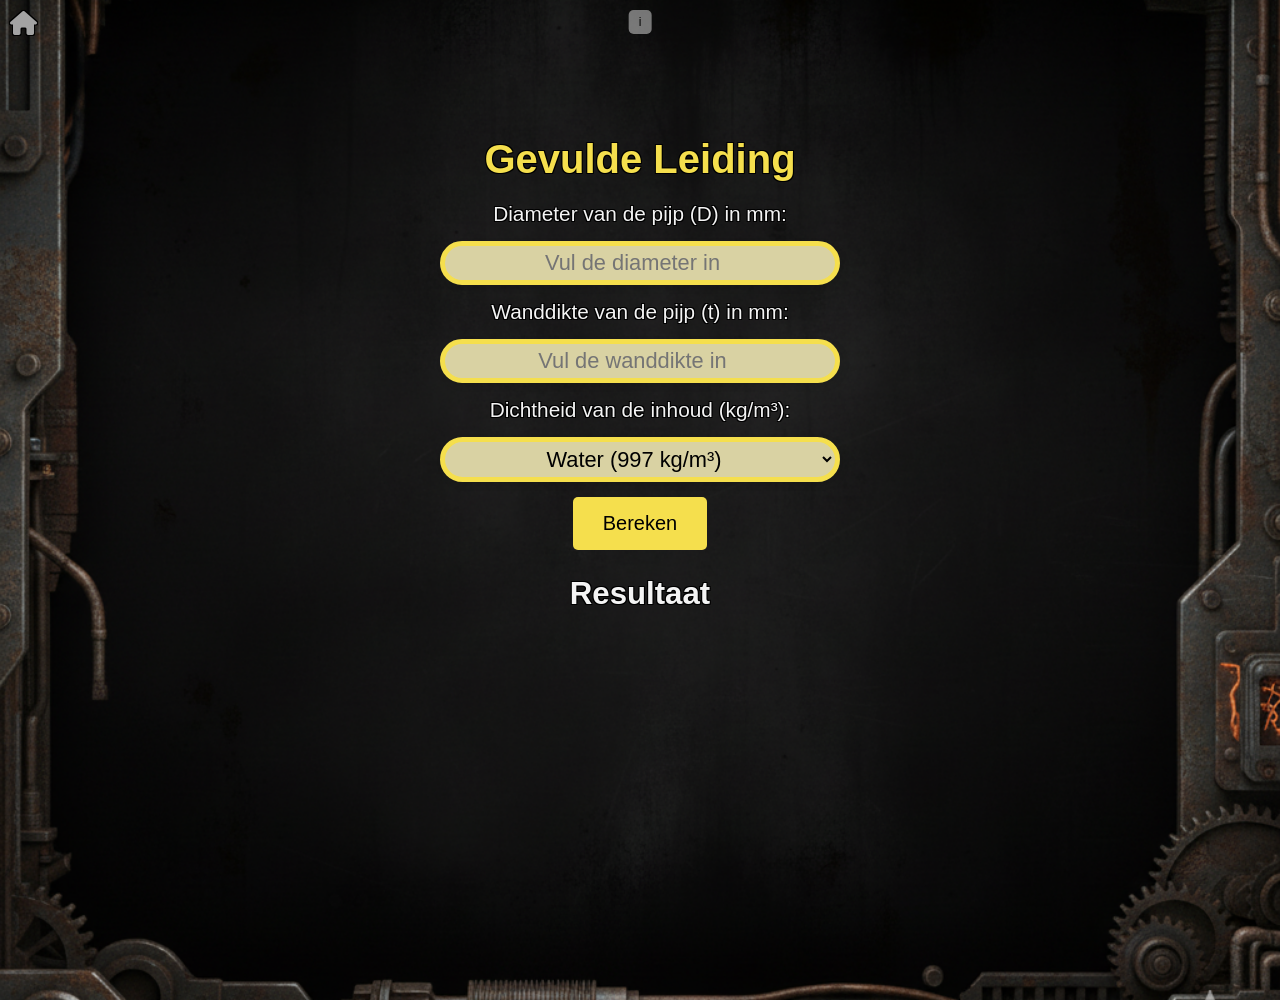
<file: gevuldeleiding.html>
<!DOCTYPE html>
<html lang="nl">
<head>
    <a href="index.html" class="home-icon"><i class="fas fa-home"></i></a>
    <link rel="stylesheet" href="styles.css">
    <link rel="stylesheet" href="https://cdnjs.cloudflare.com/ajax/libs/font-awesome/6.0.0-beta3/css/all.min.css">
    <meta charset="UTF-8">
    <meta name="viewport" content="width=device-width, initial-scale=1.0">
    <title>Gevulde Leiding</title>
    <style>
        body {
            font-family: 'Roboto Condensed', sans-serif;
            padding: 50px;
            margin: 0;
            display: flex;
            justify-content: center;
            align-items: center;
            flex-direction: column;
        }

        /* Style for the calculate button */
        button.calculate-btn {
            background-color: #F5DF4D;
            color: black;
            padding: 15px 30px;
            font-size: 20px;
            border: none;
            border-radius: 5px;
            cursor: pointer;
        }

        button.calculate-btn:hover {
            background-color: #e6c944;
        }

        label, select, input {
            display: block;
            width: 100%;
            align-items: center;
            margin-bottom: 15px;
        }

    </style>
</head>
<body>
    <h1 style="color: #F5DF4D; text-align: center;">Gevulde Leiding</h1>

     <!-- De knop om het pop-up venster te openen -->
    <button class="info-btn" onclick="openModal('myModal')">i</button>

    <!-- Het pop-up venster -->
    <div id="myModal" class="modal">
        <div class="modal-content">
            <span class="close" onclick="closeModal('myModal')">&times;</span>
            <p>Tool om de totale af te lezen dikte te krijgen. De tool berekent het staalequivalent van het medium en telt dit op bij 2x de wanddikte.
            </p>
        </div>
    </div>

    <script src="script.js"></script> <!-- Link naar externe JavaScript -->


    <label for="diameter">Diameter van de pijp (D) in mm:</label>
    <input type="number" id="diameter" placeholder="Vul de diameter in">

    <label for="wanddikte">Wanddikte van de pijp (t) in mm:</label>
    <input type="number" id="wanddikte" placeholder="Vul de wanddikte in">

    <label for="dichtheid">Dichtheid van de inhoud (kg/m³):</label>
    <select id="dichtheid" onchange="handleDensityChange()">
        <option value="997">Water (997 kg/m³)</option>
        <option value="900">Aardolie (900 kg/m³)</option>
        <option value="879">Benzeen (879 kg/m³)</option>
        <option value="720">Benzine (720 kg/m³)</option>
        <option value="791">Aceton (791 kg/m³)</option>
        <option value="1106">Chloorbenzeen (1106 kg/m³)</option>
        <option value="custom">Anders (eigen dichtheid invoeren)</option>
    </select>
    <input type="number" id="customDensity" placeholder="Voer eigen dichtheid in" style="display:none;">

    <button type="button" class ="calculate-btn" onclick="berekenDikte()">Bereken</button>

    <h2>Resultaat</h2>
    <h2 id="resultaat" style="color: #F5DF4D;"></h2>
    

    <script>
        function handleDensityChange() {
            const dichtheidSelect = document.getElementById('dichtheid');
            const customDensityInput = document.getElementById('customDensity');
            if (dichtheidSelect.value === 'custom') {
                customDensityInput.style.display = 'block';
            } else {
                customDensityInput.style.display = 'none';
            }
        }

        function berekenDikte() {
            const D = parseFloat(document.getElementById('diameter').value);
            const t = parseFloat(document.getElementById('wanddikte').value);

            let dichtheid;
            const dichtheidSelect = document.getElementById('dichtheid');
            if (dichtheidSelect.value === 'custom') {
                dichtheid = parseFloat(document.getElementById('customDensity').value);
            } else {
                dichtheid = parseFloat(dichtheidSelect.value);
            }

            if (isNaN(D) || isNaN(t) || isNaN(dichtheid)) {
                document.getElementById('resultaat').textContent = "Vul alle velden correct in.";
                return;
            }

            const totaleDikte = 2 * t + ((dichtheid / 7800) * (D - 2 * t));

            document.getElementById('resultaat').textContent = `De totale doorstraalde dikte is ${totaleDikte.toFixed(2)} mm.`;

            document.getElementById("resultaat").scrollIntoView({ behavior: 'smooth' });

        }
    </script>

<div style="height: 200px;"></div>
</body>
</html>
</file>
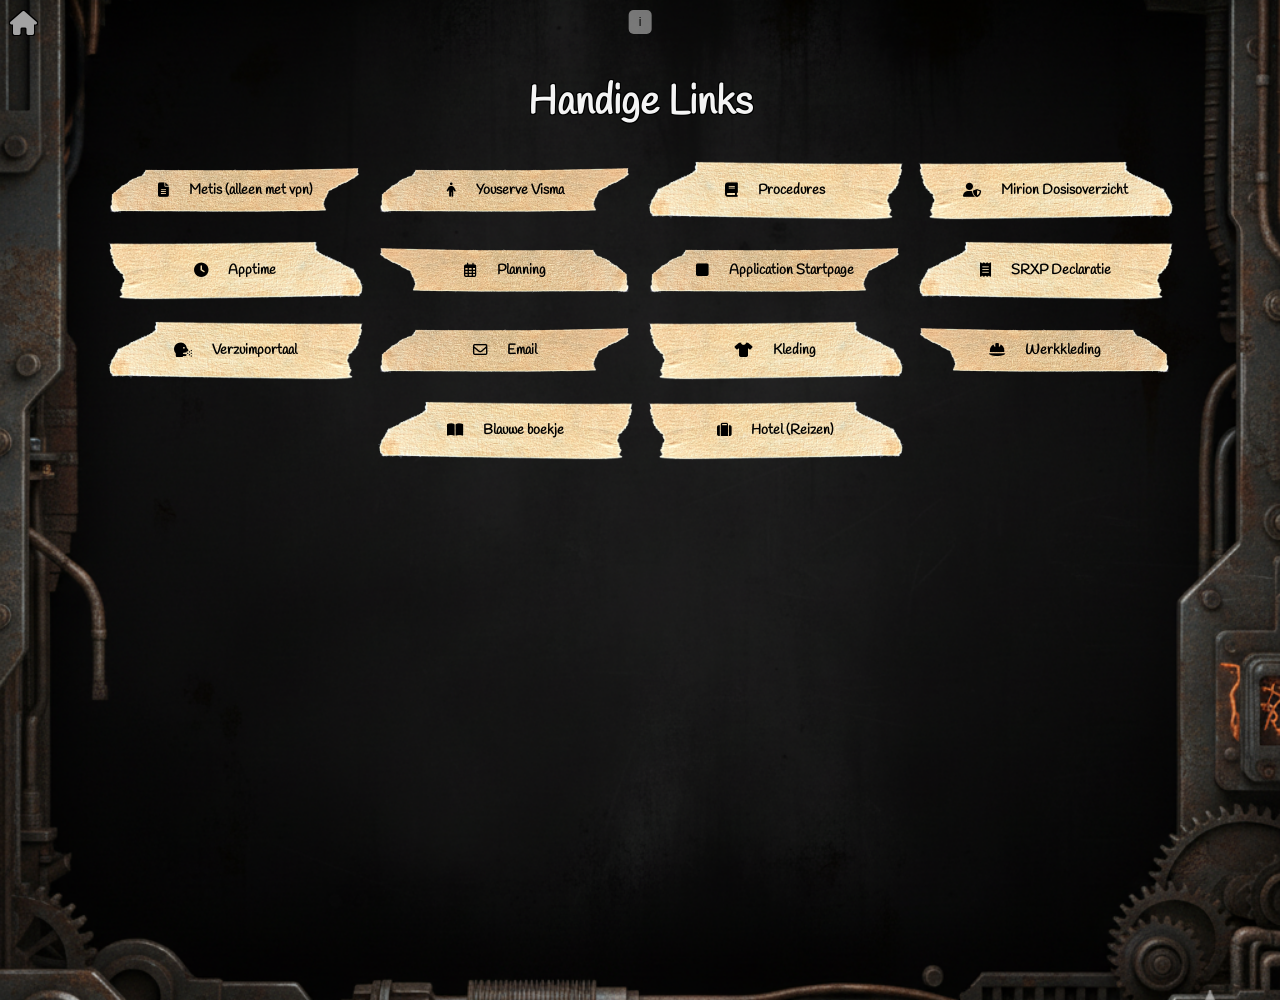
<file: handigelinks.html>
<!DOCTYPE html>
<html lang="nl">
<head>
    <meta charset="UTF-8">
    <meta name="viewport" content="width=device-width, initial-scale=1.0">
    <title>Handige Links</title>
    <link href="https://fonts.googleapis.com/css2?family=Roboto+Condensed:wght@400;700&display=swap" rel="stylesheet">
    <link rel="stylesheet" href="https://cdnjs.cloudflare.com/ajax/libs/font-awesome/6.7.0/css/all.min.css">
    <link href="https://fonts.googleapis.com/css2?family=Handlee&display=swap" rel="stylesheet">
    <link rel="stylesheet" href="styles.css">
    <a href="index.html" class="home-icon"><i class="fas fa-home"></i></a>
    <style>
        :root {
            --primary-color: #007BFF;
            --secondary-color: #0056b3;
            --bg-color: #4a4a4a;
            --text-color: #f4f4f4;
            --button-color: #333;
            --button-hover-color: #444;
            --download-color: #666;
            --download-hover-color: #888;
        }

        body {
            font-family: 'Handlee', sans-serif;
            background-color: var(--bg-color);
            text-align: center;
            padding: 50px;
            margin: 0;
            color: var(--text-color);
        }

        h1 {
            font-size: 2.5rem;
            margin-bottom: 20px;
        }

        .link-list {
            list-style: none;
            padding: 0;
            display: flex;
            flex-wrap: wrap;
            justify-content: center;
        }

        .link-list li {
            margin: 5px;
        }

         .link-list a {
            text-decoration: none;
            color: #000000;
            padding: 10px 30px;
            border-radius: 15px;
            font-size: 0.9rem;
            font-weight: bold;
            transition: transform 0.3s;
            display: inline-flex;
            align-items: center;
            justify-content: center;
            background-size: contain; /* Zorgt ervoor dat de afbeelding niet wordt gecropt */
            background-position: center;
            background-repeat: no-repeat; /* Voorkom dat de afbeelding herhaald wordt */
            width: 200px;
            height: 50px;
            background-color: transparent;
            gap: 10px;

        }
        
        .link-list a i {
            margin-right: 10px;
        }

        .link-list a:hover {
            background-color: transparent;
            transform: scale(1.05);
        }

        
        /* Specifieke achtergrondafbeeldingen voor elke link */
        .link1 {
            background-image: url('tape1.PNG');
        }

        .link2 {
            background-image: url('tape2.PNG');
        }

        .link3 {
            background-image: url('tape3.PNG');
        }

        .link4 {
            background-image: url('tape4.PNG');
        }

        @media (max-width: 768px) {
            .link-list {
                flex-direction: column;
            }
        }
    </style>
</head>
<body>

     <!-- De knop om het pop-up venster te openen -->
    <button class="info-btn" onclick="openModal('myModal')">i</button>

    <!-- Het pop-up venster -->
    <div id="myModal" class="modal">
        <div class="modal-content">
            <span class="close" onclick="closeModal('myModal')">&times;</span>
            <p>Directe links, zeg het als je er nog eentje mist.</p>
        </div>
    </div>

    <script src="script.js"></script> <!-- Link naar externe JavaScript -->

    <h1>Handige Links</h1>

    <ul class="link-list">
        <li><a href="https://metis.applusrtd.com/metis_nl/Metis/Metis.jsp" class= "link1"><i class="fa-solid fa-file-alt"></i> Metis (alleen met vpn)</a></li>
        <li><a href="https://my.youserve.nl/dashboard" class= "link1"><i class="fa-solid fa-person"></i> Youserve Visma</a></li>
        <li><a href="https://applusglobal.sharepoint.com/sites/energyandindustry-neur/ctc/Technical%20procedures/Forms/AllItems.aspx" class= "link2"><i class="fa-solid fa-book"></i> Procedures</a></li>
        <li><a href="https://dosimetrie.nl/Account/LogOn" class= "link3"><i class="fa-solid fa-user-shield"></i> Mirion Dosisoverzicht</a></li>
        <li><a href="https://www.appsheet.com/start/5caf5030-44ab-45f3-a598-74dab035a6ae" class= "link3"><i class="fa-solid fa-clock"></i> Apptime</a></li>
        <li><a href="https://applusglobal-my.sharepoint.com/:x:/r/personal/l_korwinpiotrowski_applusglobal_com/Documents/Planning%202025/Planning%202025%20rev.2.xlsx?d=w560df1fe6d6845b4b2d1155fa47b7217&csf=1&web=1&e=hjOoBS&nav=MTVfezAwMDAwMDAwLTAwMDEtMDAwMC0wMDAwLTAwMDAwMDAwMDAwMH0" class= "link4"><i class="fa-regular fa-calendar-days"></i> Planning </a></li>
        <li><a href="https://applusglobal.sharepoint.com/teams/ApplicationStartPage" class= "link1"><i class="fa-solid fa-square"></i>Application Startpage</a></li>
        <li><a href="https://portal.srxp.com/#/login" class= "link2"><i class="fa-solid fa-receipt"></i> SRXP Declaratie</a></li>
        <li><a href="https://werknemer.verzuimsignaal.nl" class= "link2"><i class="fa-solid fa-head-side-cough"></i> Verzuimportaal</a></li>
        <li><a href="http://outlook.com/owa/assincoapplus.com" class= "link1"><i class="fa-regular fa-envelope"></i>Email</a></li>
        <li><a href="https://applus-textiles.promonline.nl/base/public/login?returnURL=%2Fshop%2Fhome" class= "link3"><i class="fa-solid fa-shirt"></i> Kleding</a></li>
        <li><a href="https://www.vdp.com/NL/Catalogues/viewcatalog/4640/" class= "link4"><i class="fa-solid fa-helmet-safety"></i>Werkkleding</a></li>
        <li><a href="https://applusglobal.sharepoint.com/sites/energyandindustry-neur/BUA-NL/HRNL/Default.aspx?RootFolder=%2Fsites%2Fenergyandindustry%2Dneur%2FBUA%2DNL%2FHRNL%2FInformatie%20voor%20medewerkers%2F1%2E%20Cao%20Metalektro%20en%20Personeelsgids%20Applus%2B%20Nederland%20%2D%20CLA%20Metalektro%20and%20Personnel%20Handbook%20Applus%2B%20Netherlands&FolderCTID=0x01200083B4E7B7DAB8D541BE7C94C1B27EABC0&View=%7BAA8CB7AA%2DE10C%2D4402%2D8596%2DE6CF0558AAB6%7D" class= "link2"><i class="fa-solid fa-book-open"></i>Blauwe boekje</a></li>
        <li><a href="https://applus.egencia.nl" class= "link3"><i class="fa-solid fa-suitcase"></i>Hotel (Reizen)</a></li>
    </ul>

<div style="height: 200px;"></div>
</body>
</html>
</file>
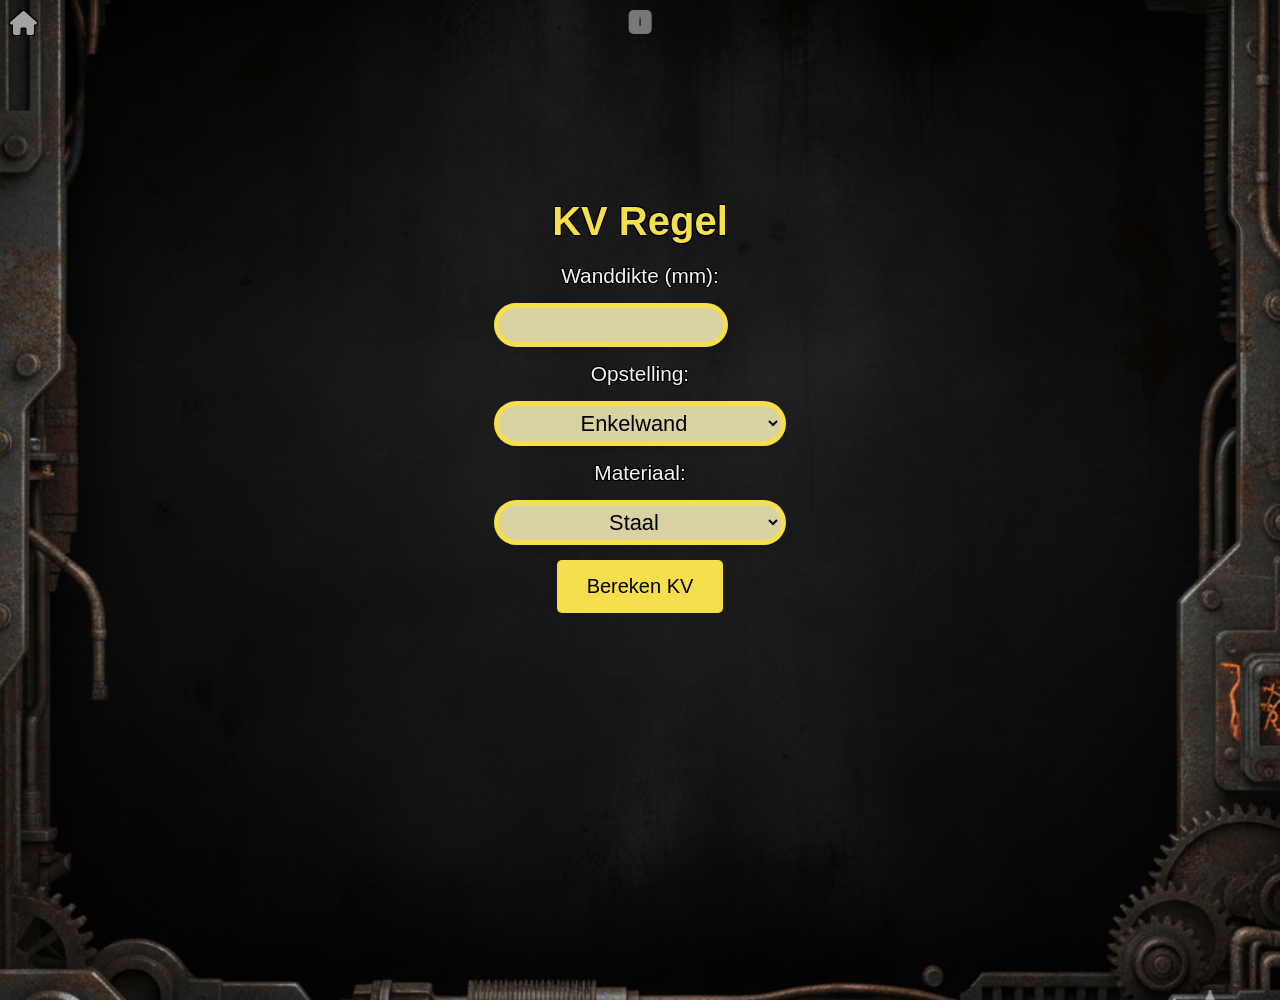
<file: kvregel.html>
<!DOCTYPE html>
<html lang="nl">
<head>
    <a href="index.html" class="home-icon"><i class="fas fa-home"></i></a>
    <link rel="stylesheet" href="styles.css">
    <link rel="stylesheet" href="https://cdnjs.cloudflare.com/ajax/libs/font-awesome/6.0.0-beta3/css/all.min.css">
    <meta charset="UTF-8">
    <meta name="viewport" content="width=device-width, initial-scale=1.0">
    <title>KV regel</title>
    <style>
        body {
            font-family: 'Roboto Condensed', sans-serif;
            padding: 50px;
            margin: 0;
            display: flex;
            justify-content: center;
            align-items: center;
            flex-direction: column;
        }

        /* Style for the calculate button */
        button.calculate-btn {
            background-color: #F5DF4D;
            color: black;
            padding: 15px 30px;
            font-size: 20px;
            border: none;
            border-radius: 5px;
            cursor: pointer;
        }

        button.calculate-btn:hover {
            background-color: #e6c944;
        }

        label, select, input {
            display: block;
            width: 100%;
            align-items: center;
            margin-bottom: 15px;
        }

        #result {
            font-size: 1.4rem;
            margin-top: 15px;
        }   
        
    </style>

<script>
    function calculateKV() {
        let wanddikte = parseFloat(document.getElementById('wanddikte').value);
        let opstelling = document.getElementById('opstelling').value;
        let materiaal = document.getElementById('materiaal').value;

        if (isNaN(wanddikte)) {
            alert('Voer een geldige wanddikte in.');
            return;
        }

        let doorstraaldedikte = (opstelling === 'enkelwand') ? wanddikte : 2 * wanddikte;
        let kv;

        if (materiaal === 'Staal') {
            kv = 100 + (8 * doorstraaldedikte);
            document.getElementById('result').innerHTML = `${kv} kv volgens de KV-regel, maximaal ${kv + 50} kv.`;
        } else if (materiaal === 'Aluminium') {
            kv = 50 + (2 * doorstraaldedikte);
            document.getElementById('result').innerHTML = `${kv} kv volgens de KV-regel, maximaal ${kv + 30} kv.`;
        } else if (materiaal === 'HDPE') {
            kv = 20 + (0.2 * doorstraaldedikte);
            document.getElementById('result').innerHTML = `${kv} kv volgens de KV-regel.`;
        }
    }
</script>

</head>
<body>
    <h1 style="color: #F5DF4D; text-align: center;">KV Regel</h1>

    <!-- De knop om het pop-up venster te openen -->
    <button class="info-btn" onclick="openModal('myModal')">i</button>

    <!-- Het pop-up venster -->
    <div id="myModal" class="modal">
        <div class="modal-content">
            <span class="close" onclick="closeModal('myModal')">&times;</span>
            <p>Simpele calculator voor de kv regel.</p>
        </div>
    </div>

    <script src="script.js"></script> <!-- Link naar externe JavaScript -->


<div class="container">
    <label for="wanddikte">Wanddikte (mm):</label>
    <input type="number" id="wanddikte" min="0" step="0.01">

    <label for="opstelling">Opstelling:</label>
    <select id="opstelling">
        <option value="enkelwand">Enkelwand</option>
        <option value="dubbelwand">Dubbelwand</option>
    </select>

    <label for="materiaal">Materiaal:</label>
    <select id="materiaal">
        <option value="Staal">Staal</option>
        <option value="Aluminium">Aluminium</option>
        <option value="HDPE">HDPE</option>
    </select>

    <button type="button" class ="calculate-btn" onclick="calculateKV()">Bereken KV</button>

    <div id="result" style="color: #F5DF4D;"></div>
</div>


<div style="height: 200px;"></div>
</body>
</html>
</file>
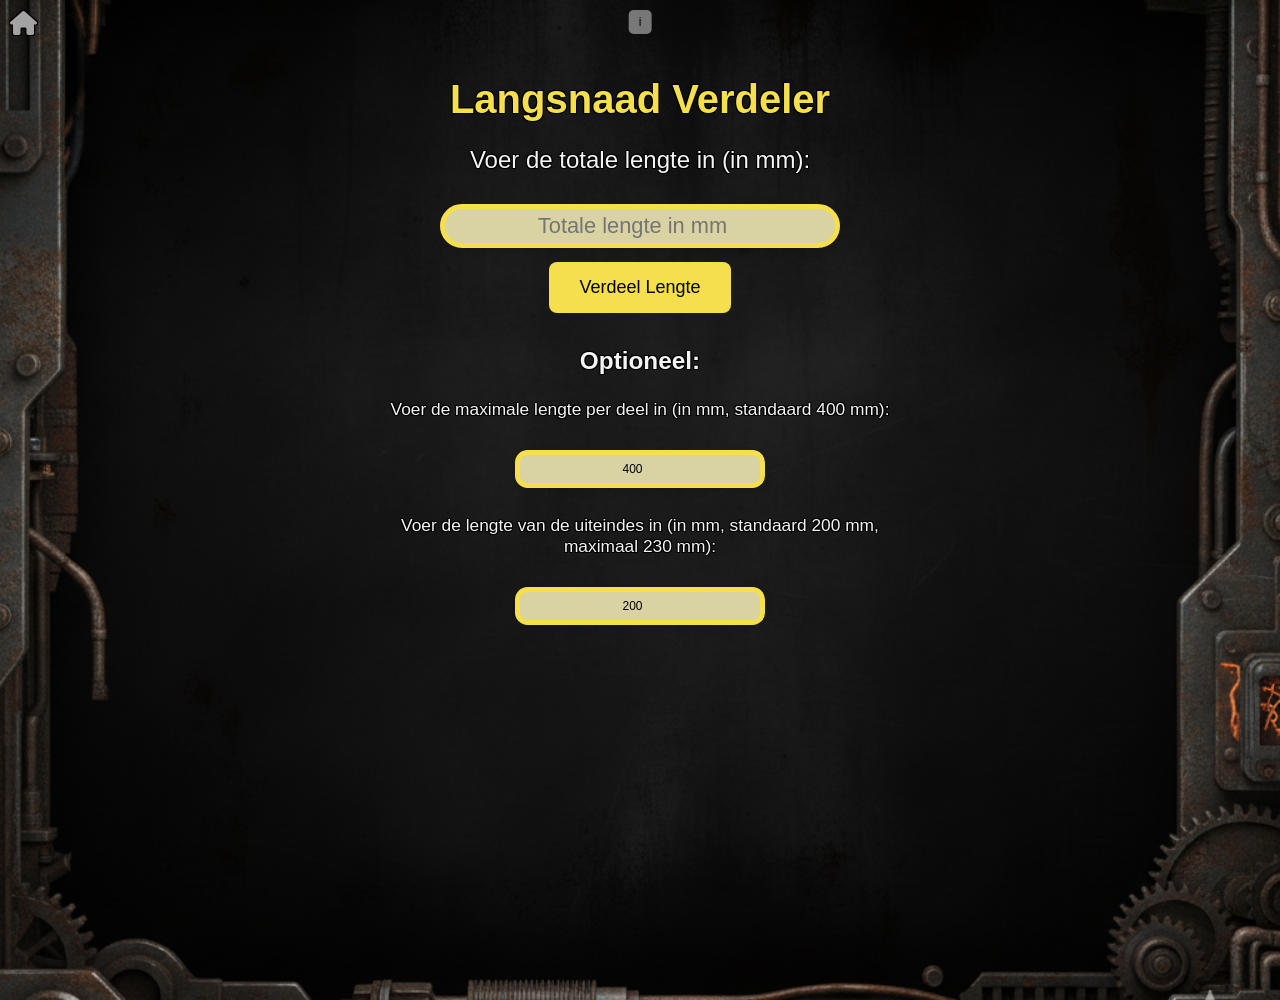
<file: LW_Verdeler.html>
<!DOCTYPE html>
<html lang="nl">
<head>
    <meta charset="UTF-8">
    <meta name="viewport" content="width=device-width, initial-scale=1.0">
    <title>Langsnaad verdeler</title>
    <link rel="stylesheet" href="styles.css">
    <a href="index.html" class="home-icon"><i class="fas fa-home"></i></a>
    <link rel="stylesheet" href="styles.css">
    <link rel="stylesheet" href="https://cdnjs.cloudflare.com/ajax/libs/font-awesome/6.0.0-beta3/css/all.min.css">
    <style>
        body {
            font-family: 'Roboto Condensed', sans-serif;
            padding: 50px;
            margin: 0;
        }

        .container {
            max-width: 500px;
            margin: 0 auto; /* Centrerend */
            text-align: center; /* Centreer tekst */
        }

        label, input {
            display: inline-block;
            margin-bottom: 10px;
            width: 100%; /* Zorgt dat invoervelden de hele breedte nemen binnen de container */
        }

        input {
            padding: 10px;
            font-size: 16px;
        }

        .btn {
            background-color: #F5DF4D; /* Gele kleur */
            border: none;
            color: black;
            padding: 15px 30px;
            text-align: center;
            text-decoration: none;
            display: inline-block;
            font-size: 18px;
            margin: 4px 2px;
            cursor: pointer;
            border-radius: 8px;
        }

        .result {
            margin-top: 20px;
            font-family: 'Roboto Condensed',sans-serif;
            font-size: 35px;
            font-weight: bold;
            color: #F5DF4D;
        }

        @media (max-width: 768px) {
            .link-list {
                flex-direction: column;
            }
        }
    </style>
</head>
<body>

    <!-- De knop om het pop-up venster te openen -->
    <button class="info-btn" onclick="openModal('myModal')">i</button>

    <!-- Het pop-up venster -->
    <div id="myModal" class="modal">
        <div class="modal-content">
            <span class="close" onclick="closeModal('myModal')">&times;</span>
            <p>Deze LW verdeler geeft je het aantal films en de afstanden waarop je de verdeelstrepen kunt zetten. Standaard is de afstand tussen 2 strepen maximaal 400mm en de uiteindes zijn standaard op 200mm ingesteld. Bij dunne wanddiktes kun je in sommige situaties deze afstanden veranderen zodat je met 1 film minder dezelfde lengte kunt behalen, Hou er rekening mee dat dit beter te vermijden is bij dikkere wanddiktes.</p>
        </div>
    </div>

    <script src="script.js"></script> <!-- Link naar externe JavaScript -->
    
    <div class="container">
        <h1 style="color: #F5DF4D; text-align: center;">Langsnaad Verdeler</h1>
        <p>Voer de totale lengte in (in mm):</p>
        <input type="number" id="totaleLengte" placeholder="Totale lengte in mm" required>

        <button onclick="verdeelLengte()" class="btn" >Verdeel Lengte</button>
        <p id="resultaat" style="color: #F5DF4D;"></p>

        <h3>Optioneel:</h3>        


        <p style="font-size: smaller;">Voer de maximale lengte per deel in (in mm, standaard 400 mm):</p>
        <input style="font-size: 12px; width: 50%; padding: 7px;" type="number" id="maxLengte" value="400" required>
        
        <p style="font-size: smaller;">Voer de lengte van de uiteindes in (in mm, standaard 200 mm, maximaal 230 mm):</p>
        <input style="font-size: 12px; width: 50%; padding: 7px;" type="number" id="uiteindeLengte" value="200" max="230" required>
        
    </div>

    <script>
        function verdeelLengte() {
            const totaleLengte = parseFloat(document.getElementById('totaleLengte').value);
            const maxLengte = parseFloat(document.getElementById('maxLengte').value);
            let uiteindeLengte = parseFloat(document.getElementById('uiteindeLengte').value);
            
            // Validatie van de uiteindelengte
            if (uiteindeLengte > 220) {
                uiteindeLengte = 220;
            } else if (uiteindeLengte < 0) {
                document.getElementById('resultaat').innerText = "De uiteindelengte moet positief zijn.";
                return;
            }

            if (isNaN(totaleLengte) || totaleLengte <= maxLengte || isNaN(uiteindeLengte)) {
                document.getElementById('resultaat').innerText = `De totale lengte moet meer dan ${maxLengte} mm zijn en de uiteindelengte moet geldig zijn.`;
                return;
            }

            // Trek de uiteindelengte (x2) af van de totale lengte
            const resterendeLengte = totaleLengte - (uiteindeLengte * 2);

            // Controleer of de resterende lengte voldoende is
            if (resterendeLengte <= 0) {
                document.getElementById('resultaat').innerText = `De totale lengte is te kort voor deze uiteindelengte.`;
                return;
            }

            // Bereken het minimaal aantal stukken voor de opgegeven maximale lengte
            const aantalStukken = Math.ceil(resterendeLengte / maxLengte);
            const stukLengte = resterendeLengte / aantalStukken;

            // Tel 1 op bij het aantal stukken voor de uiteinde (eerste stuk)
            const totaalAantalFilms = aantalStukken + 1;

            // Resultaat weergeven
            let resultaat = `De totale lengte van ${totaleLengte} mm wordt als volgt verdeeld:\n`;
            resultaat += `- Uiteinde: 2 x ${uiteindeLengte} mm\n`;
            resultaat += `- Totaal aantal films: ${totaalAantalFilms}\n`;
            resultaat += `- Lengte per stuk: ${stukLengte.toFixed(2)} mm\n`;

            document.getElementById('resultaat').innerText = resultaat;
        }
    </script>

<div style="height: 200px;"></div>
</body>
</html>
</file>
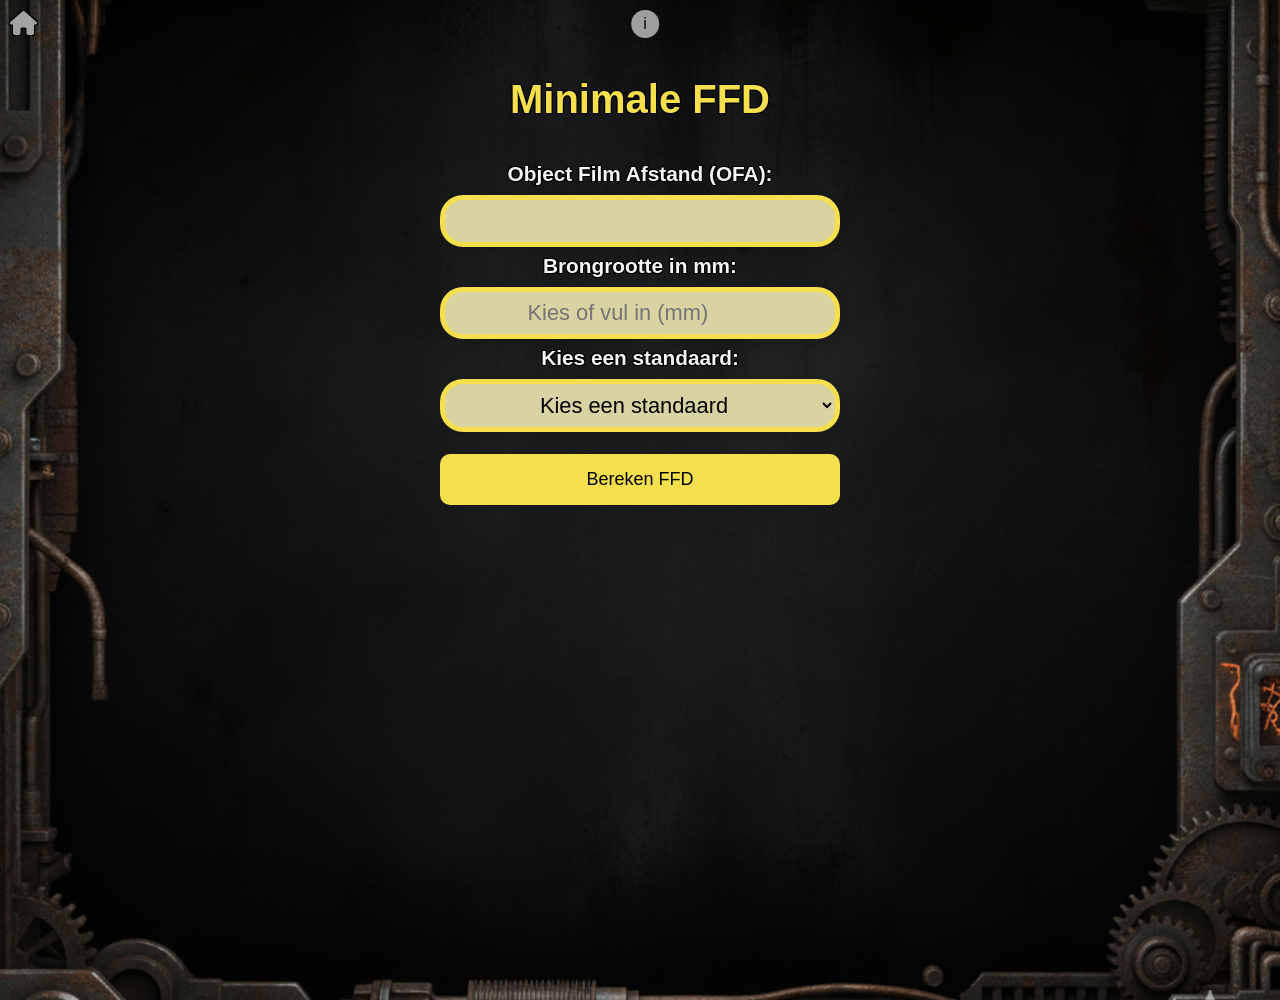
<file: MinFFD.html>
<!DOCTYPE html>
<html lang="nl">
<head>
    <link rel="stylesheet" href="styles.css">
    <a href="index.html" class="home-icon"><i class="fas fa-home"></i></a>
    <link rel="stylesheet" href="https://cdnjs.cloudflare.com/ajax/libs/font-awesome/6.0.0-beta3/css/all.min.css">
    <meta charset="UTF-8">
    <meta name="viewport" content="width=device-width, initial-scale=1.0">
    <title>Film Focus Afstand Berekening</title>
    <style>
        body {
            font-family: 'Roboto Condensed', sans-serif;
            padding: 50px;
            margin: 0;
        }

        /* De stijlen voor de 'Bereken FFD' knop zijn verwijderd en moeten nu in styles.css staan */

        /* Stijlen voor de modal knop (blijven hier) */
        .info-btn {
            background-color: #ddd;
            color: black;
            padding: 5px 12px;
            font-size: 16px;
            border-radius: 50%;
            border: none;
            cursor: pointer;
            margin: 5px;
            width: auto;
            margin-top: 0;
        }

        .submit-btn {
            background-color: #F5DF4D;
            color: black;
            padding: 15px 30px;
            font-size: 18px;
            border: none;
            border-radius: 10px;
            cursor: pointer;
            text-align: center;
            display: block;
            margin: 20px auto;
            width: 100%;
            max-width: 400px;
        }

        .submit-btn:hover {
            background-color: #FFD700;
        }

        /* Stijlen voor de modals (pop-ups) */
        .modal {
            display: none;
            position: fixed;
            z-index: 1;
            left: 0;
            top: 0;
            width: 100%;
            height: 100%;
            overflow: auto;
            background-color: rgb(0,0,0);
            background-color: rgba(0,0,0,0.4);
        }
        .modal-content {
            background-color: #fefefe;
            margin: 15% auto;
            padding: 20px;
            border: 1px solid #888;
            width: 80%;
            max-width: 600px;
        }
        .close {
            color: #aaa;
            float: right;
            font-size: 28px;
            font-weight: bold;
        }
        .close:hover,
        .close:focus {
            color: black;
            text-decoration: none;
            cursor: pointer;
        }

        /* AANGEPAST: Kleinere gap tussen de invoervelden */
        #ffdForm {
            max-width: 600px;
            margin: 20px auto;
            padding: 20px;
            display: flex;
            flex-direction: column;
            gap: 5px; /* De ruimte tussen de elementen */
            align-items: center;
        }

        #ffdForm > * {
            width: 100%;
            max-width: 400px;
        }

        #ffdForm input[type="number"], #ffdForm select {
            width: 100%;
            padding: 8px;
            box-sizing: border-box;
            /* Marges geminimaliseerd */
            margin-top: 2px;
            margin-bottom: 2px; 
        }

        #ffdForm label {
            display: block;
            margin-bottom: 2px; /* Marge geminimaliseerd */
            font-weight: bold;
        }
        
        /* Zorg ervoor dat de knop onderaan ook het submit-btn design overneemt */
        #ffdForm .submit-btn {
            margin-top: 15px; /* Ruimte boven de knop */
        }

    </style>
</head>
<body>
    <h1 style="color: #F5DF4D; text-align: center;">Minimale FFD</h1>

    <div style="text-align: center;">
        <button class="info-btn" onclick="openModal('myModal')">i</button>
    </div>

    <div id="myModal" class="modal">
        <div class="modal-content">
            <span class="close" onclick="closeModal('myModal')">&times;</span>
            <p>
                De minimale bron film afstand wordt bij EN bepaald doormiddel van de formules waar het nomogram op gebaseerd is en bij ASME doormiddel van de formule voor geometrische onscherpte.
                Er wordt bij ASME automatisch de juiste formule gebruikt tot 100mm wanddikte. Bij EN kun je de optie excentrisch of centraal aanklikken waardoor er 20%(excentrisch) of 50%(centraal) van de FFD wordt afgetrokken.
                Bij ASME wordt géén factor toegepast maar wordt alleen gecontroleerd of dit is toegestaan op basis van diameter en OFA.
            </p>
        </div>
    </div>

    <form id="ffdForm">
        <label for="ofa">Object Film Afstand (OFA):</label>
        <input type="number" id="ofa" name="ofa" step="0.01" required>

        <label for="brongrootteInput">Brongrootte in mm:</label>
        <input type="number" id="brongrootteInput" name="brongrootte" list="bronKeuzes" step="0.01" required placeholder="Kies of vul in (mm)">

        <datalist id="bronKeuzes">
            <option value="2.5" label="Balteau (2.5 mm)"></option>
            <option value="3" label="Yxlon (3 mm)"></option>
            <option value="1" label="Yxlon Smart (1 mm)"></option>
        </datalist>

        <label for="standaard">Kies een standaard:</label>
        <select id="standaard" name="standaard" required>
            <option value="" disabled selected>Kies een standaard</option>
            <option value="1">EN-klasse A</option>
            <option value="2">EN-klasse B</option>
            <option value="3">ASME</option>
        </select>

        <div id="extraOpties" style="display:none;">
            <label for="optie">Centraal of Excentrisch:</label>
            <select id="optie" name="optie">
                <option value="">Nee</option>
                <option value="1">Centraal</option>
                <option value="2">Excentrisch</option>
            </select>
        </div>

        <div id="diameterInput" style="display:none;">
            <label for="diameter">Diameter in mm:</label>
            <input type="number" id="diameter" name="diameter" step="0.01">
        </div>

        <div id="wanddikteInput" style="display:none;">
            <label for="wt">Wanddikte (wt) in mm:</label>
            <input type="number" id="wt" name="wt" step="0.01">
        </div>

        <button type="button" class="submit-btn" onclick="berekenFFD(); scrollToAnswer()">Bereken FFD</button>
    </form>

    <p id="output" style="color: #F5DF4D; text-align: center;"></p>

    <script>
        const standaardSelect = document.getElementById("standaard");
        const extraOptiesDiv = document.getElementById("extraOpties");
        const wanddikteDiv = document.getElementById("wanddikteInput");
        const optieSelect = document.getElementById("optie");
        const diameterDiv = document.getElementById("diameterInput");

        const brongrootteInput = document.getElementById("brongrootteInput");
        const bronKeuzesDatalist = document.getElementById("bronKeuzes");


        async function laadBronnenCSV() {
            try {
                const response = await fetch('bronnen.csv');
                if (!response.ok) {
                    throw new Error(`Fout bij laden CSV: ${response.statusText}`);
                }
                const csvText = await response.text();

                const rows = csvText.trim().split('\n').slice(1);

                rows.forEach(row => {
                    const columns = row.split(',');

                    if (columns.length >= 5) {
                        const bronNaam = columns[0].trim();
                        const bronGrootte = columns[4].trim();

                        if (bronNaam && bronGrootte) {
                            const option = document.createElement('option');
                            option.value = bronGrootte;
                            option.label = `${bronNaam} (${bronGrootte} mm)`;
                            bronKeuzesDatalist.appendChild(option);
                        }
                    }
                });

                brongrootteInput.placeholder = "Kies of vul in (mm)";
            } catch (error) {
                console.error("Kon bronnen.csv niet laden of verwerken. Zorg ervoor dat het bestand op de juiste plek staat en toegankelijk is (fout:", error, ")");
                brongrootteInput.placeholder = "Geen dynamische bronnen geladen";
            }
        }


        standaardSelect.addEventListener("change", function () {
            if (standaardSelect.value === '1' || standaardSelect.value === '2' || standaardSelect.value === '3') {
                extraOptiesDiv.style.display = "block";
            } else {
                extraOptiesDiv.style.display = "none";
            }

            if (standaardSelect.value === '3') {
                wanddikteDiv.style.display = "block";
            } else {
                wanddikteDiv.style.display = "none";
            }

            if (optieSelect.value === '1' || optieSelect.value === '2') {
                diameterDiv.style.display = "block";
            } else {
                diameterDiv.style.display = "none";
            }
        });

        optieSelect.addEventListener("change", function () {
            if (optieSelect.value === '1' || optieSelect.value === '2') {
                diameterDiv.style.display = "block";
            } else {
                diameterDiv.style.display = "none";
            }
        });

        function berekenFFD() {
            let ofa = parseFloat(document.getElementById("ofa").value);
            let brongrootte = parseFloat(document.getElementById("brongrootteInput").value);
            let keuze = document.getElementById("standaard").value;
            let optie = document.getElementById("optie").value;
            let diameter = parseFloat(document.getElementById("diameter").value);
            let wt = parseFloat(document.getElementById("wt").value);
            let output = document.getElementById("output");
            let centraal = false;
            let excentrisch = false;
            let ffd;

            output.innerHTML = "";

            if (keuze === "") {
                output.innerHTML = "Maak een keuze in het veld 'Kies een standaard'.<br>";
                return;
            }

            if (optie === '1') {
                centraal = true;
                if (isNaN(diameter) || diameter <= 0) {
                    output.innerHTML = "Voer een geldige diameter in voor centrale opstelling.<br>";
                    return;
                }
            } else if (optie === '2') {
                excentrisch = true;
                if (isNaN(diameter) || diameter <= 0) {
                    output.innerHTML = "Voer een geldige diameter in voor excentrische opstelling.<br>";
                    return;
                }
            }

            if (keuze === '3') {  // ASME
                if (isNaN(wt)) {
                    output.innerHTML = "Voer een geldige wanddikte in.<br>";
                    return;
                }

                if (wt < 50) {
                    var boa = (brongrootte * ofa) / 0.51;
                } else if (wt < 75) {
                    var boa = (brongrootte * ofa) / 0.76;
                } else if (wt <= 100) {
                    var boa = (brongrootte * ofa) / 1.02;
                } else {
                    output.innerHTML = "Ongeldige wanddikte. Voer een waarde tussen 0 en 100 mm in.<br>";
                    return;
                }
                ffd = boa + ofa;

            } else if (keuze === '2') {  // EN-klasse B
                let basis = brongrootte * 15 * Math.pow(ofa, 2 / 3);
                if (centraal) {
                    basis *= 0.5;
                } else if (excentrisch) {
                    basis *= 0.8;
                }
                ffd = basis + ofa;

            } else if (keuze === '1') {  // EN-klasse A
                let basis = brongrootte * 7.5 * Math.pow(ofa, 2 / 3);
                if (centraal) {
                    basis *= 0.5;
                } else if (excentrisch) {
                    basis *= 0.8;
                }
                ffd = basis + ofa;

            } else {
                output.innerHTML = "Ongeldige keuze. Voer 1, 2 of 3 in.<br>";
                return;
            }

            output.innerHTML += `De minimale Film Focus Afstand (FFD) is: ${ffd.toFixed(2)} mm<br>`;

            if (centraal) {
                let maxFFD = diameter / 2;
                if (ffd < maxFFD) {
                    output.innerHTML += `✅ Centrale opstelling is toegestaan (FFD < ${maxFFD.toFixed(2)} mm)<br>`;
                } else {
                    output.innerHTML += `❌ Centrale opstelling is <strong>niet</strong> toegestaan (FFD ≥ ${maxFFD.toFixed(2)} mm)<br>`;
                }
            }

            if (excentrisch) {
                let maxExcentrischFFD = diameter - (ofa + 10);
                if (ffd < maxExcentrischFFD) {
                    output.innerHTML += `✅ Excentrische opstelling is toegestaan (FFD < ${maxExcentrischFFD.toFixed(2)} mm)<br>`;
                } else {
                    output.innerHTML += `❌ Excentrische opstelling is <strong>niet</strong> toegestaan (FFD ≥ ${maxExcentrischFFD.toFixed(2)} mm)<br>`;
                }
            }
        }

        function scrollToAnswer() {
            const output = document.getElementById("output");
            output.scrollIntoView({ behavior: 'smooth' });
        }

        function openModal(id) {
            document.getElementById(id).style.display = "block";
        }

        function closeModal(id) {
            document.getElementById(id).style.display = "none";
        }

        document.addEventListener('DOMContentLoaded', function() {
            laadBronnenCSV();
        });

    </script>
<div style="height: 200px;"></div>
</body>
</html>
</file>
<file: styles.css>
:root {
    --primary-color: #007BFF;
    --secondary-color: #0056b3;
    --bg-color: #4a4a4a;
    --text-color: #f4f4f4;
    --button-color: #333;
    --button-hover-color: #444;
    --download-color: #666;
    --download-hover-color: #888;
}

body {
    font-family: 'Roboto Condensed', sans-serif;
    background-color: var(--bg-color);
    text-align: center;
    padding: 50px;
    margin: 0;
    font-size: 1.3rem;
    color: var(--text-color);
    text-shadow:
        -1px -1px 0 #000,
         1px -1px 0 #000,
        -1px  1px 0 #000,
         1px  1px 0 #000;
    background-image: url('bgpunk.png');
    background-size: cover; /* This will make the image cover the entire background */
    background-position: center; /* This will center the image */
    background-repeat: no-repeat; /* This prevents the image from repeating */
    background-attachment: fixed; /* Makes the background stay fixed when scrolling */
    height: 100vh; /* Ensures the body covers the entire height of the viewport */
    min-height: 100vh;
    margin: 0; /* Removes any default margin that might affect the body size */
}

h1 {
    font-size: 2.5rem;
    margin-bottom: 20px;
    align: center;
}

p {
    font-size: 1.5rem;
    margin-bottom: 30px;
}

.link-list {
    list-style: none;
    padding: 0;
    display: flex;
    flex-wrap: wrap;
    justify-content: center;
}

.link-list li {
    margin: 10px; /* Verminder de marge tussen de links */
}

.link-list a {
    text-decoration: none;
    text-shadow: none;
    color: var(--text-color);
    background-color: var(--button-color);
    padding: 12px 20px; /* Iets kleinere padding voor compactheid */
    border-radius: 50px;
    font-size: 1.2rem;
    font-weight: bold;
    transition: background-color 0.3s, transform 0.3s;
    display: inline-block;
}

.link-list a:hover {
    background-color: var(--button-hover-color);
    transform: scale(1.05);
}

.download-link {
    display: inline-block;
    margin-top: 20px;
    padding: 8px 16px;
    background-color: var(--download-color);
    color: white;
    text-decoration: none;
    border-radius: 30px;
    font-size: 0.9rem;
    transition: background-color 0.3s, transform 0.3s;
}

.download-link:hover {
    background-color: var(--download-hover-color);
    transform: scale(1.02);
}

@media (max-width: 768px) {
    .link-list {
        flex-direction: column;
    }

    .link-list li {
        margin: 8px 0; /* Verminder verticale marge op kleinere schermen */
    }

    .link-list a {
        padding: 10px 18px; /* Iets kleinere padding voor kleine schermen */
    }
}

.home-icon {
    position: fixed;
    top: 10px; /* Afstand van de bovenkant van het scherm */
    left: 10px; /* Afstand van de linkerkant van het scherm */
    font-size: 24px; /* Grootte van het icoontje */
    color: rgba(204, 204, 204, 0.8); /* Lichtgrijze kleur */
    text-decoration: none;
}

.home-icon:hover {
    color: #007bff; /* Kleur bij hover */
}

.btn {
            background-color: #666;
            border: none;
            color: #black;
            padding: 10px 20px;
            text-align: center;
            text-decoration: none;
            display: inline-block;
            font-size: 16px;
            margin: 4px 2px;
            cursor: pointer;
            border-radius: 8px;
        }
/* Standaard verborgen pop-up (modal) */
.modal {
    display: none;
    position: fixed;
    z-index: 1;
    left: 0;
    top: 0;
    width: 100%;
    height: 100%;
    background-color: rgba(0, 0, 0, 0.5); /* Doorzichtige zwarte achtergrond */
}

/* Stijl voor de inhoud van het pop-up venster */
.modal-content {
    background-color: #fff;
    color: #000;
    margin: 15% auto;
    padding: 10px;
    border: 1px solid #888;
    width: 80%; /* Je kunt deze breedte aanpassen naar wens */
    text-shadow: none;
    font-size: 10px;
}

/* Stijl voor de sluitknop (x) */
.close {
    color: #aaa;
    float: right;
    font-size: 28px;
    font-weight: bold;
}

.close:hover,
.close:focus {
    color: black;
    text-decoration: none;
    cursor: pointer;
}

/* Stijl voor de info knop */
.info-btn {
    position: fixed;
    top: 10px; /* Kleine ruimte vanaf de bovenkant van de pagina */
    left: 50%;
    transform: translateX(-50%);
    background-color: rgba(204, 204, 204, 0.8);
    text-shadow: none;
    color: black;
    border: none;
    padding: 5px 10px;
    font-size: 12px;
    border-radius: 5px;
    cursor: pointer;
    width: auto;
    opacity: 0.7; /* Onopvallend maken */
}

.info-btn:hover {
    opacity: 1; /* Oplichten bij hover */
}

/* Styling voor tekstgerelateerde invoervelden */
input[type="text"],
input[type="password"],
input[type="email"],
input[type="number"] {
    border: 5px solid #F5DF4D;
    border-radius: 1.05em;
    box-shadow: 3px 3px 7px rgba(0, 0, 0, 0.1); 
    outline: none;
    background-color: #d9d2a3;
    text-align: center;
    font-size: 1.05em;
    padding: 4px;
    width: 80%;
    max-width: 400px;
    box-sizing: border-box;
}

input[type="text"]:focus,
input[type="password"]:focus,
input[type="email"]:focus,
input[type="number"]:focus {
    border-color: #051aff;
}

input:disabled {
    background-color: #434544;
}

select {
    border: 5px solid #F5DF4D;
    border-radius: 1.05em;
    box-shadow: 3px 3px 7px rgba(0, 0, 0, 0.1); 
    outline: none;
    background-color: #d9d2a3;
    text-align: center;
    font-size: 1.05em;
    padding: 4px;
    width: 80%;
    max-width: 400px;
    box-sizing: border-box;
}

select: focus {
    border-color: #051aff;
}

/* Verberg standaard checkbox */
input[type="checkbox"], input[type="radio"] {
  appearance: none;
  -webkit-appearance: none;
  -moz-appearance: none;
  background-color: #f2da4e;
  border: 5px solid #d6c145;
  width: 25px;
  height: 25px;
  display: inline-block;
  position: relative;
}

/* Voor de checkbox */
input[type="checkbox"] {
  border-radius: 3px;
}

/* Voor de radio */
input[type="radio"] {
  border-radius: 50%;
}

/* Stijl voor aangevinkte checkbox */
input[type="checkbox"]:checked {
  background-color: #051aff;
}

/* Stijl voor aangevinkte radio */
input[type="radio"]:checked {
  background-color: #051aff;
}
</file>
